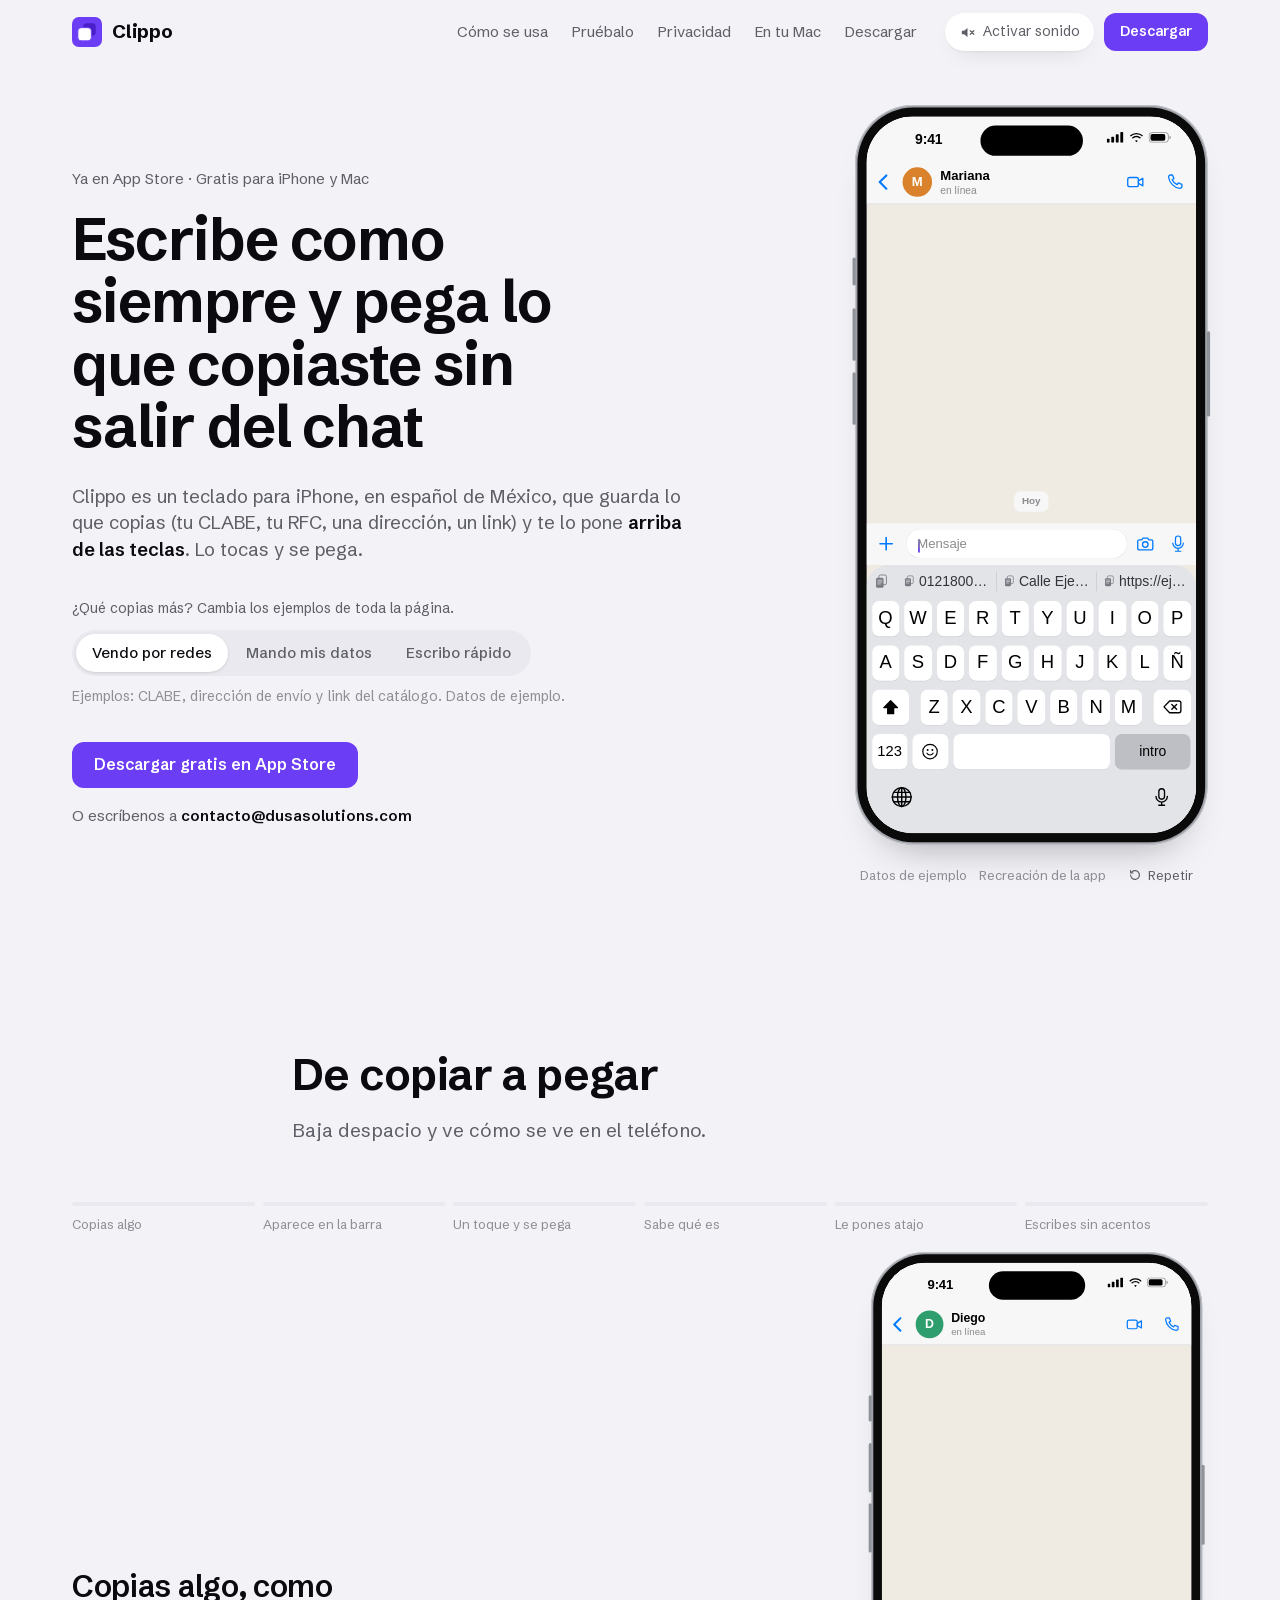
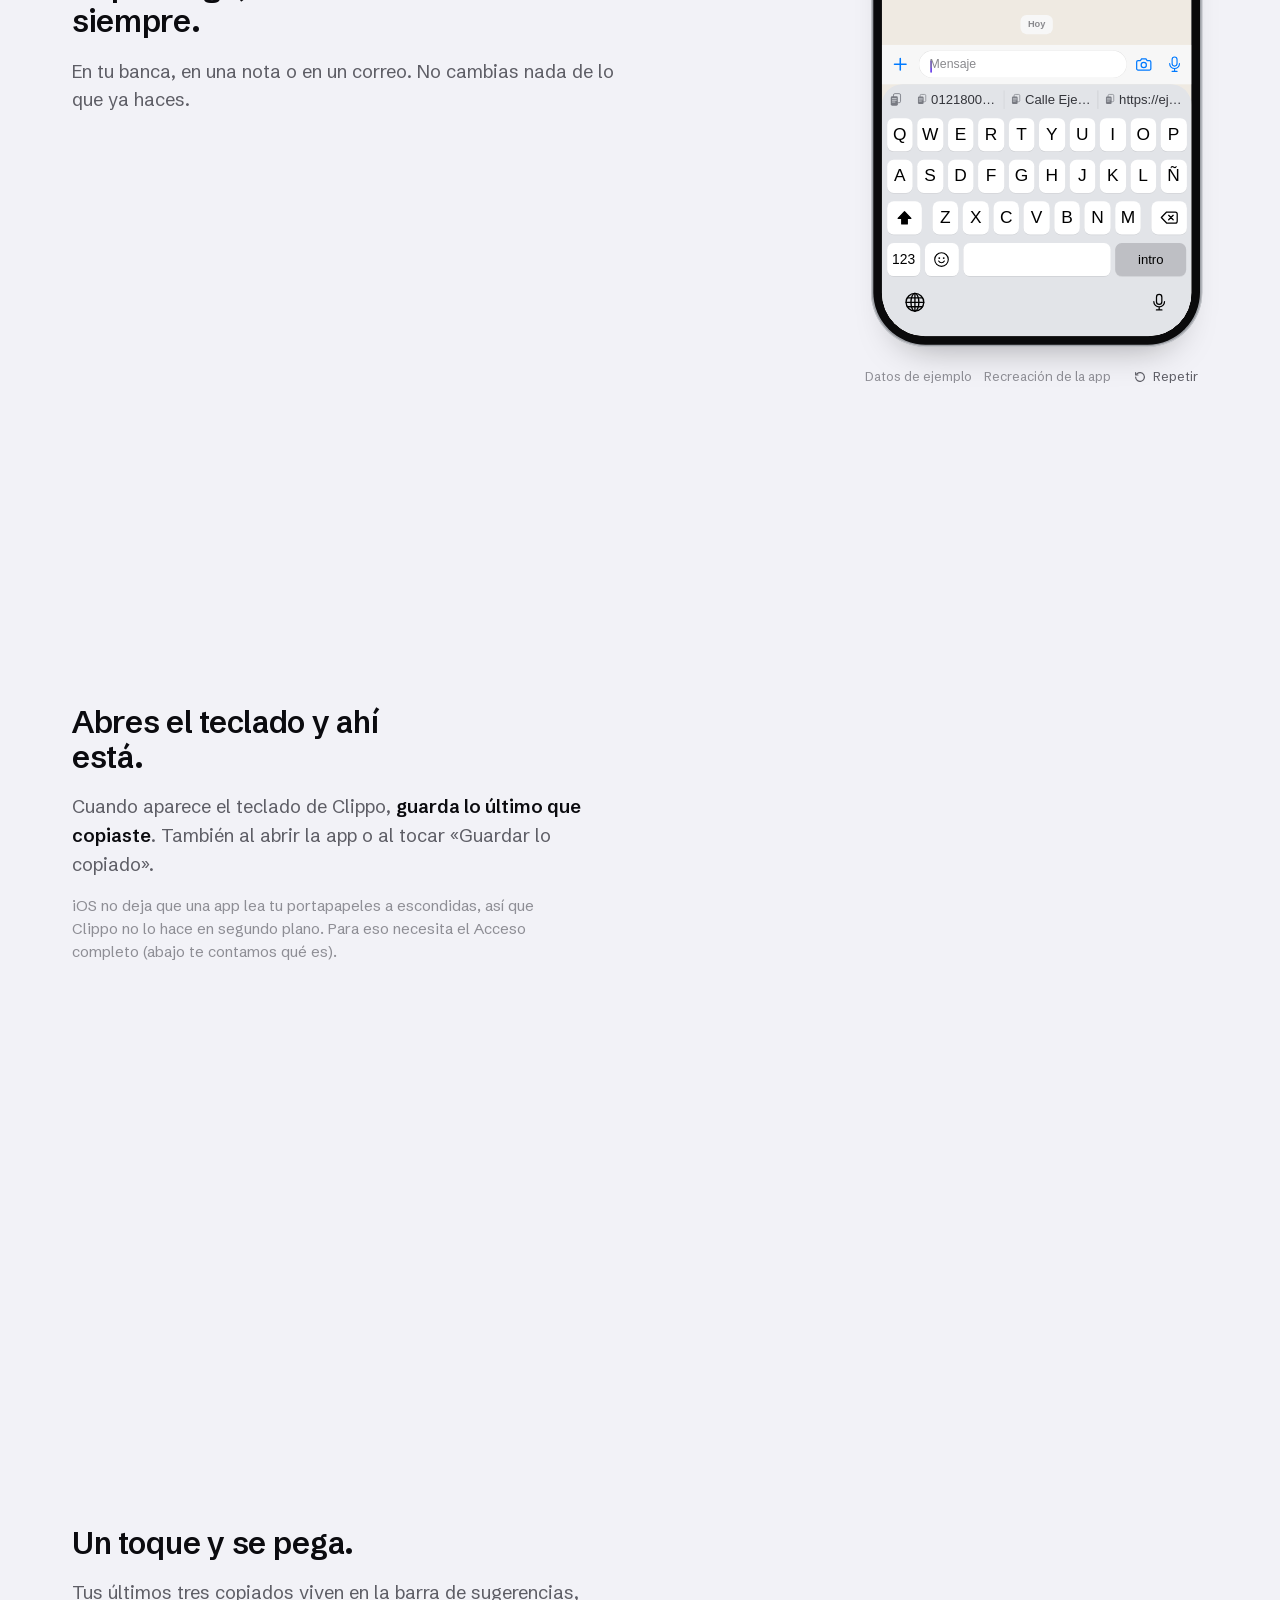
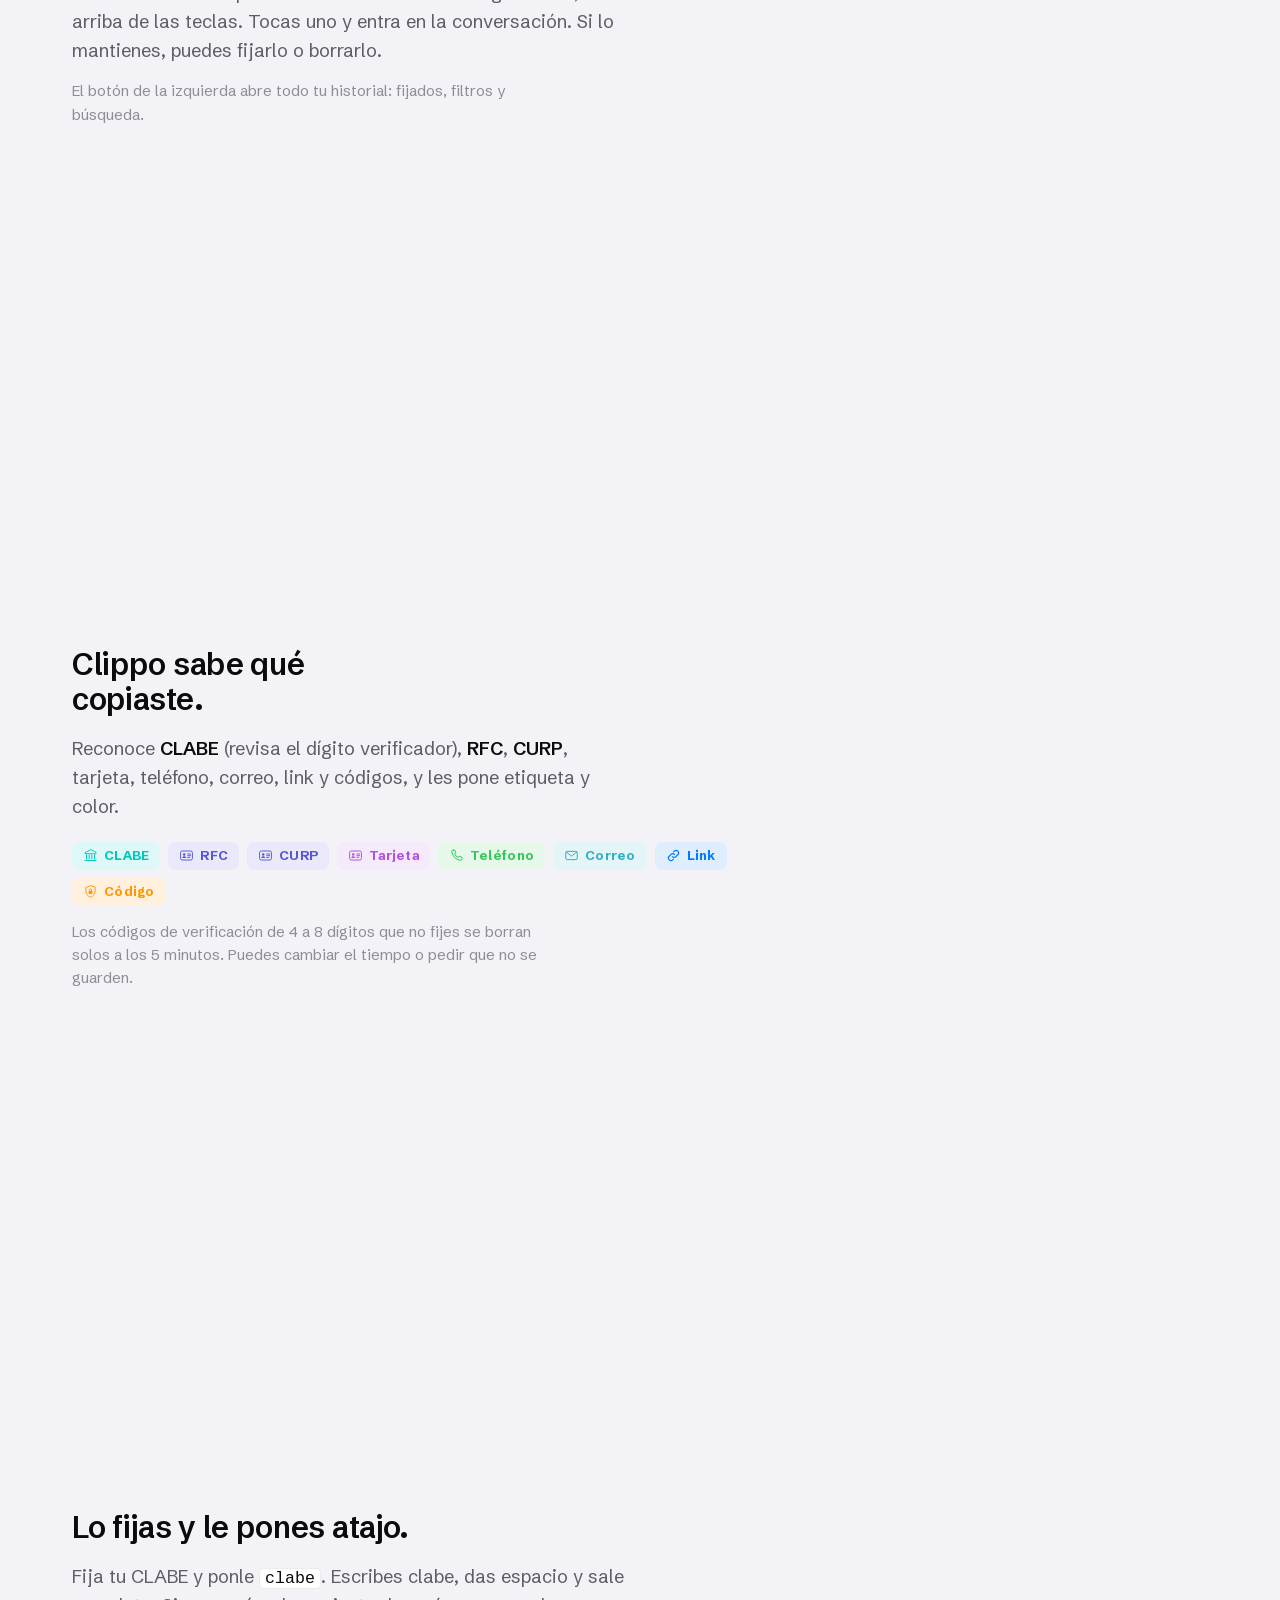
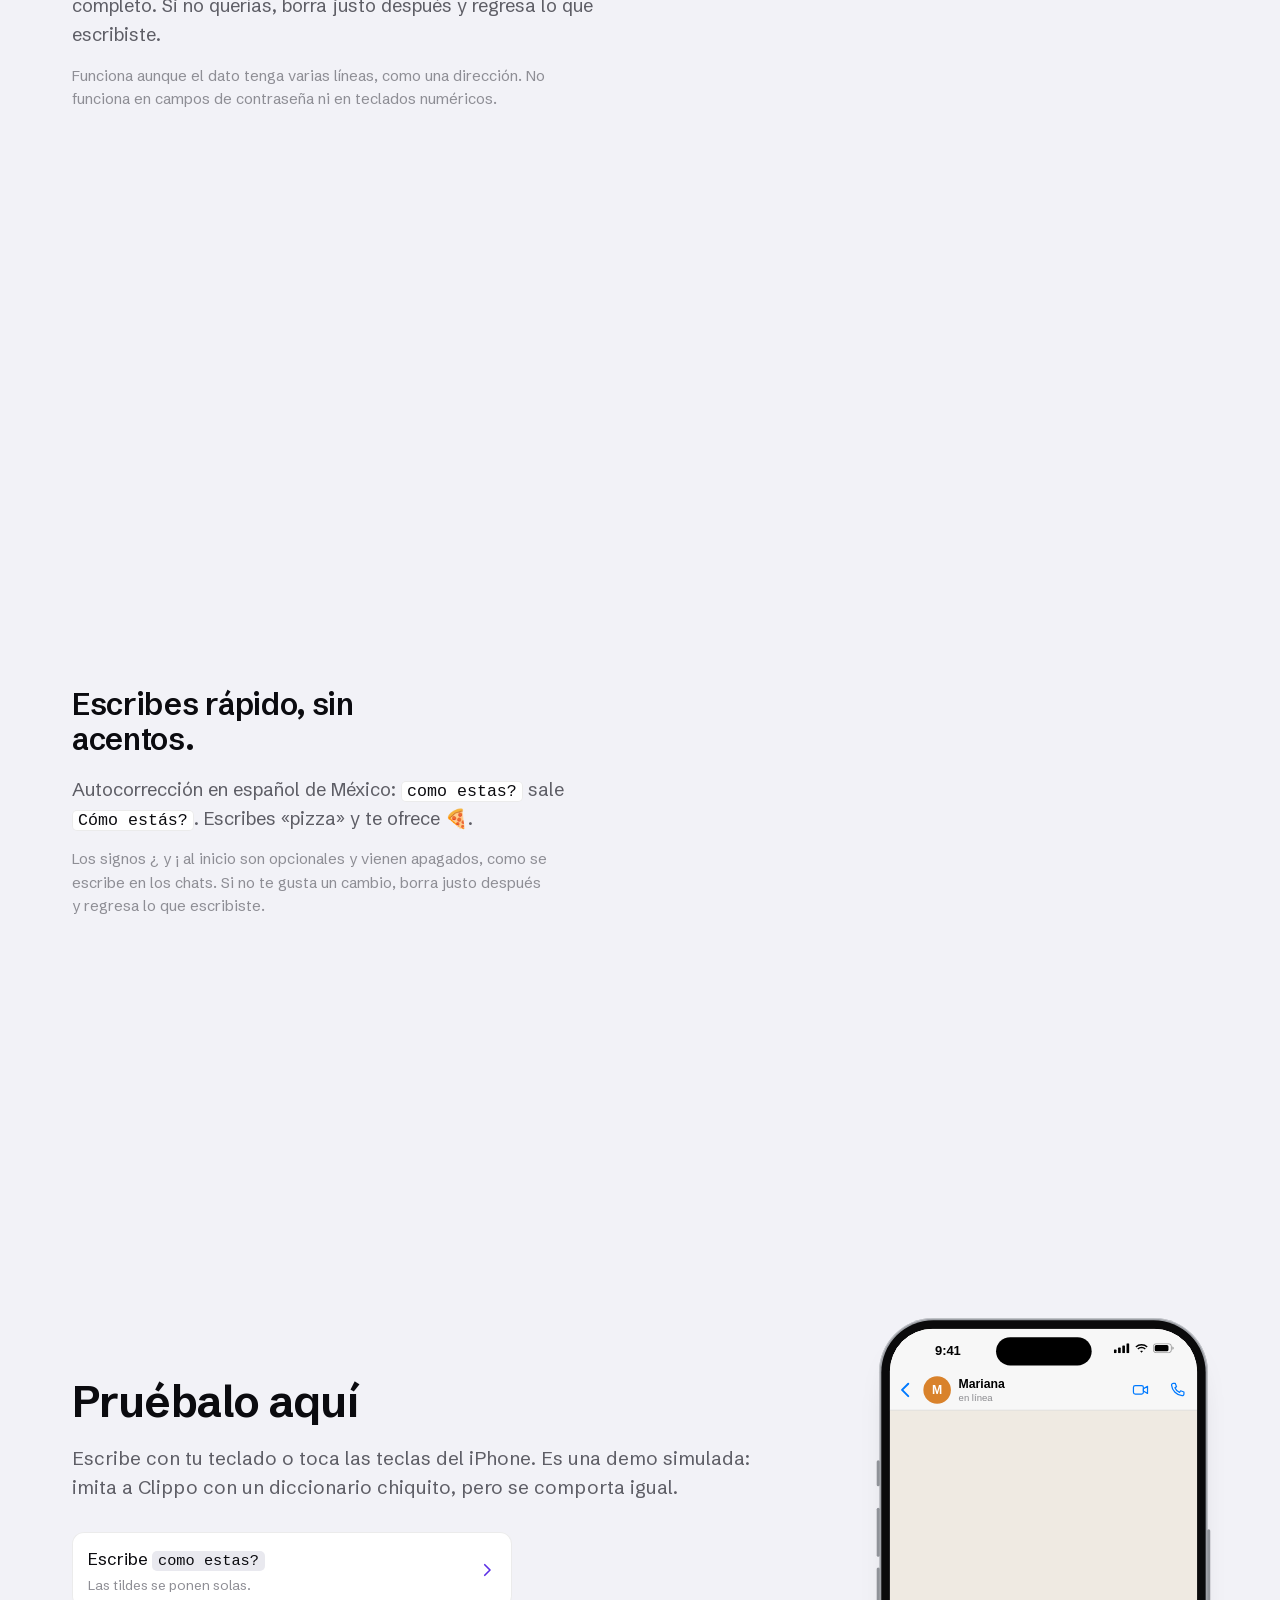
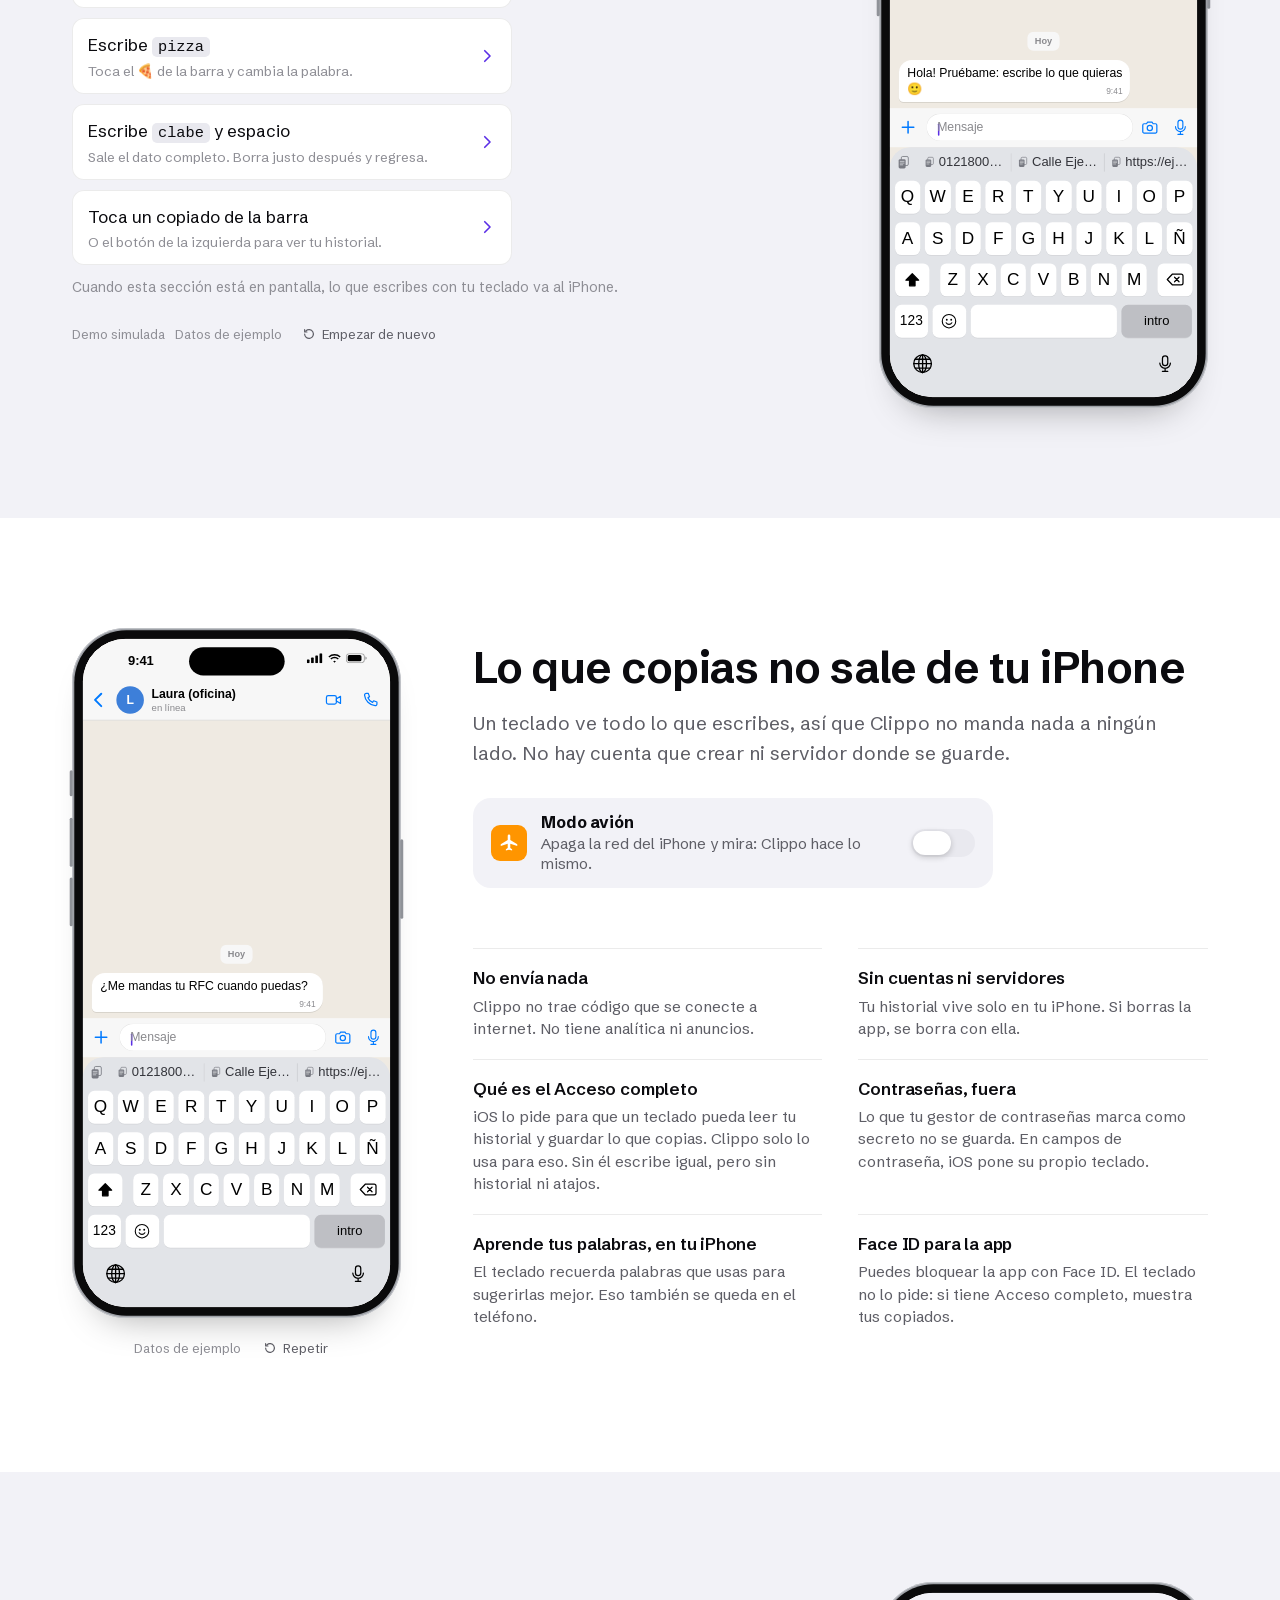
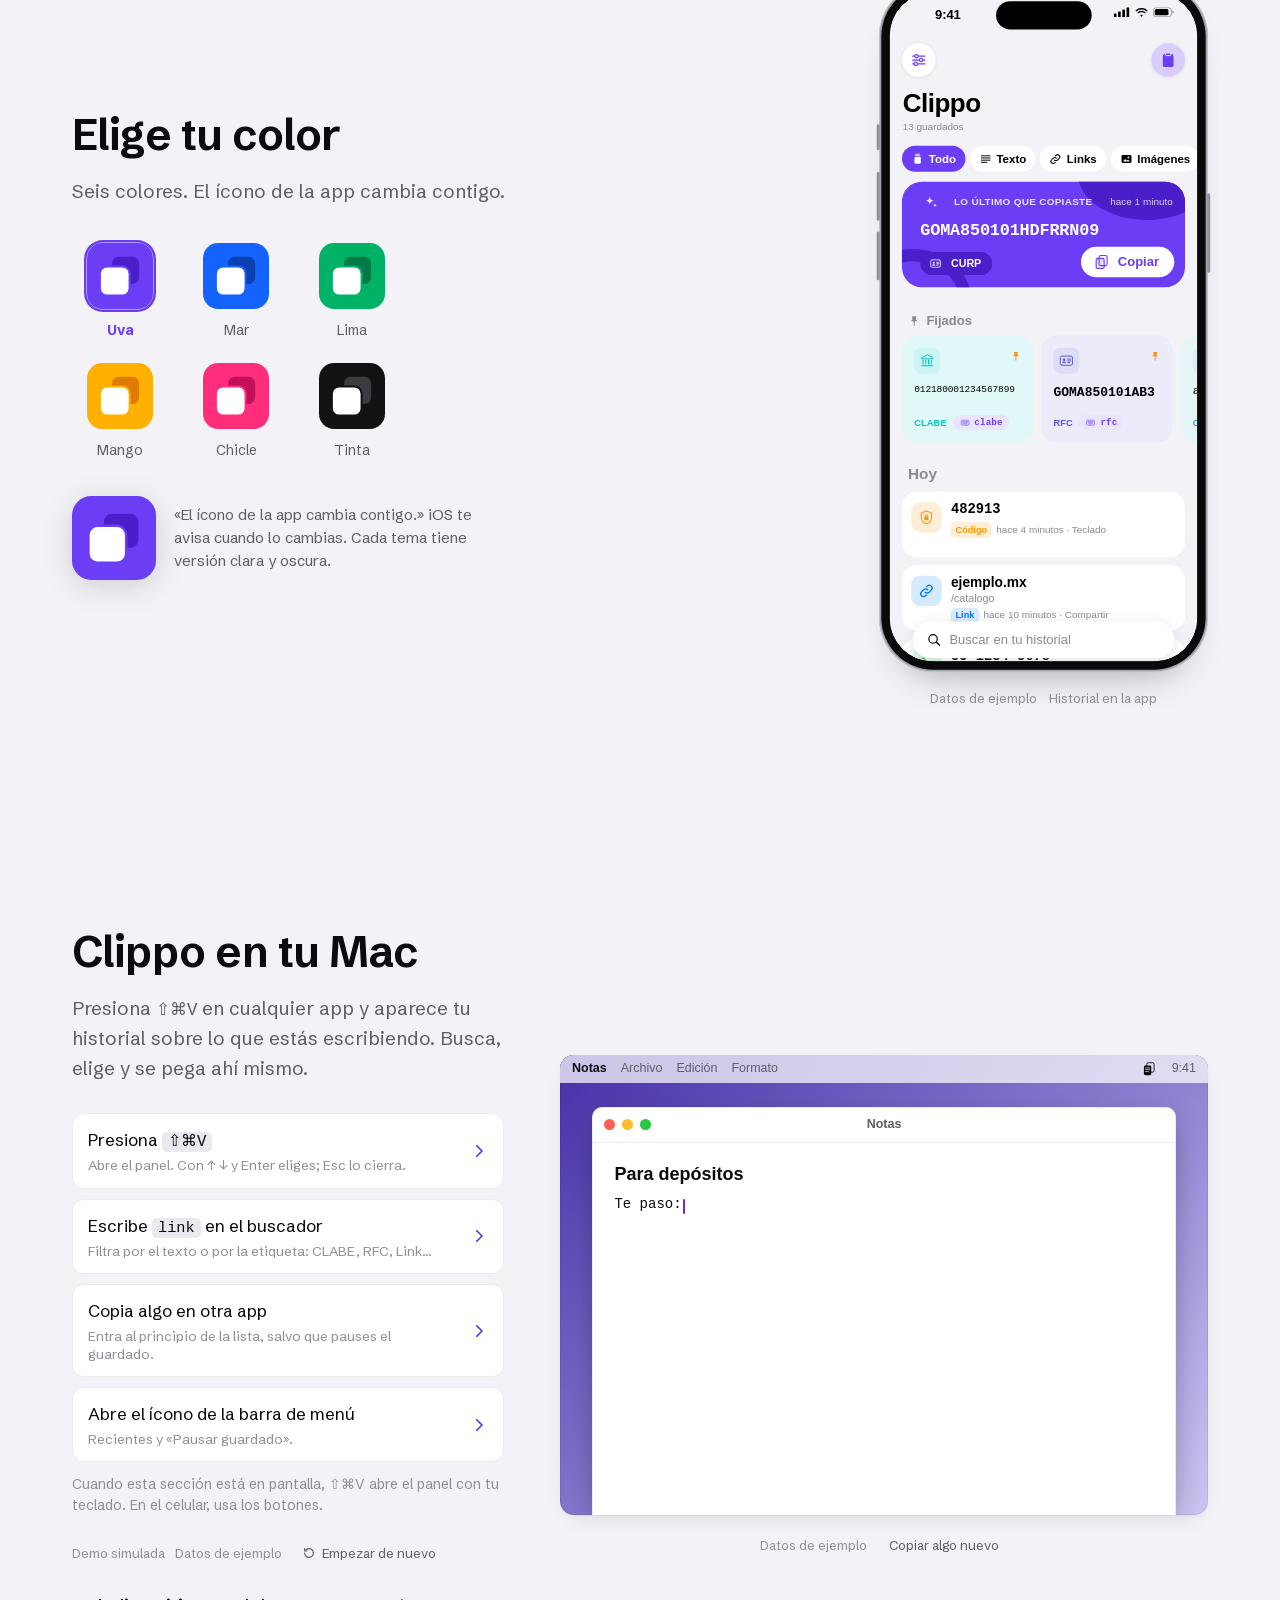
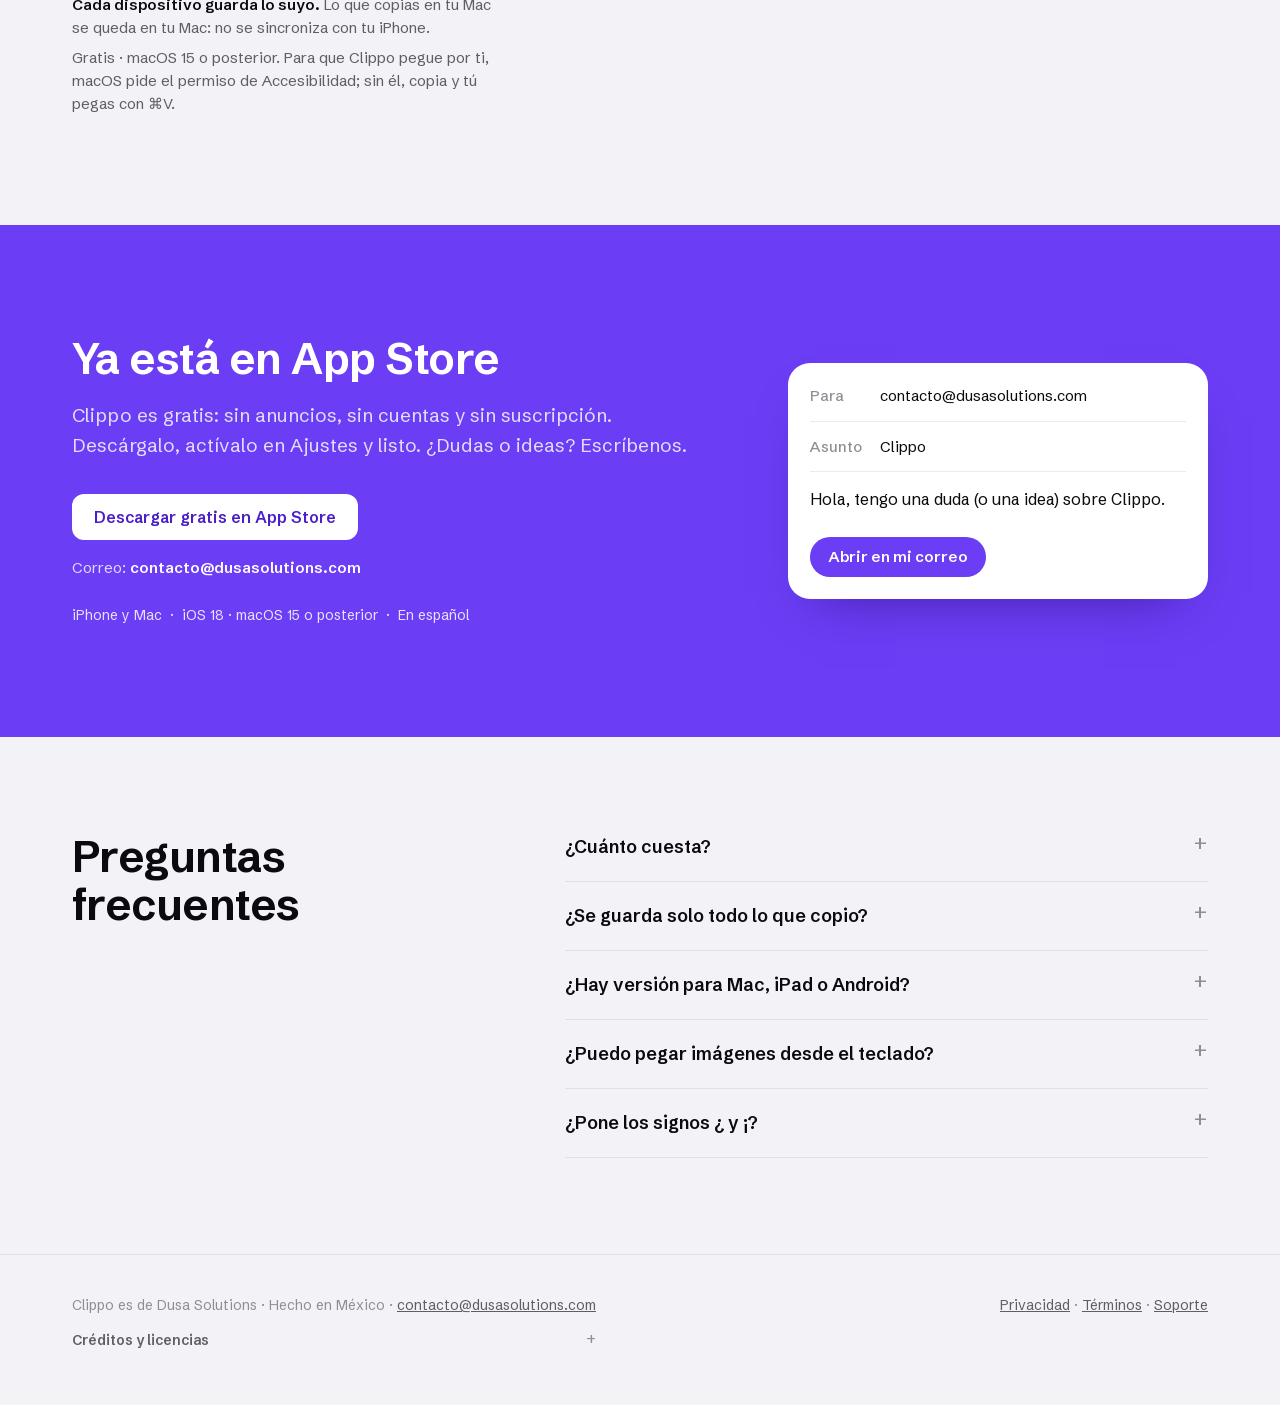
<file: index.html>
<!doctype html>
<html lang="es-MX">
<head>
<meta charset="utf-8">
<meta name="viewport" content="width=device-width, initial-scale=1">
<title>Clippo · Teclado para iPhone con portapapeles</title>
<meta name="description" content="Clippo es un teclado para iPhone en español de México que guarda lo que copias y te lo pone arriba de las teclas. Todo se queda en tu iPhone. Gratis en App Store.">
<meta name="color-scheme" content="light dark">
<meta name="theme-color" content="#F2F2F7" media="(prefers-color-scheme: light)">
<meta name="theme-color" content="#0B0B0D" media="(prefers-color-scheme: dark)">
<meta name="author" content="Dusa Solutions">
<link rel="canonical" href="https://clippo.online/">
<link rel="manifest" href="manifest.json">
<link rel="apple-touch-icon" href="icons/apple-touch-icon.png">
<meta property="og:title" content="Clippo · Teclado para iPhone con portapapeles">
<meta property="og:description" content="Clippo es un teclado para iPhone en español de México que guarda lo que copias y te lo pone arriba de las teclas. Todo se queda en tu iPhone. Gratis en App Store.">
<meta property="og:type" content="website">
<meta property="og:locale" content="es_MX">
<meta property="og:site_name" content="Clippo">
<meta property="og:url" content="https://clippo.online/">
<meta property="og:image" content="https://clippo.online/og-image.png">
<meta property="og:image:width" content="1200">
<meta property="og:image:height" content="630">
<meta property="og:image:alt" content="Clippo: escribe como siempre, lo que copiaste a un toque. Logo de dos cuadros redondeados sobre fondo gris claro.">
<meta name="twitter:card" content="summary_large_image">
<meta name="twitter:title" content="Clippo · Teclado para iPhone con portapapeles">
<meta name="twitter:description" content="Clippo es un teclado para iPhone en español de México que guarda lo que copias y te lo pone arriba de las teclas. Todo se queda en tu iPhone. Gratis en App Store.">
<meta name="twitter:image" content="https://clippo.online/og-image.png">
<script type="application/ld+json">{"@context": "https://schema.org", "@type": "MobileApplication", "name": "Clippo", "description": "Teclado para iPhone en español de México que guarda lo que copias y te lo pone arriba de las teclas.", "operatingSystem": "iOS, macOS", "applicationCategory": "UtilitiesApplication", "inLanguage": "es-MX", "url": "https://clippo.online/", "image": "https://clippo.online/og-image.png", "publisher": {"@type": "Organization", "name": "Dusa Solutions"}}</script>
<script type="application/ld+json">{"@context": "https://schema.org", "@type": "FAQPage", "inLanguage": "es-MX", "mainEntity": [{"@type": "Question", "name": "¿Cuánto cuesta?", "acceptedAnswer": {"@type": "Answer", "text": "Es gratis, sin anuncios ni suscripción."}}, {"@type": "Question", "name": "¿Se guarda solo todo lo que copio?", "acceptedAnswer": {"@type": "Answer", "text": "Se guarda cuando abres el teclado de Clippo o la app, o cuando tocas «Guardar lo copiado». iOS no deja leer el portapapeles en segundo plano, y puede mostrarte su aviso de «pegar desde otras apps»."}}, {"@type": "Question", "name": "¿Hay versión para Mac, iPad o Android?", "acceptedAnswer": {"@type": "Answer", "text": "Sí hay para Mac (macOS 15 o posterior), también gratis: abres tu historial con ⇧⌘V. Cada dispositivo guarda lo suyo, no se sincronizan. Para iPad y Android todavía no hay."}}, {"@type": "Question", "name": "¿Puedo pegar imágenes desde el teclado?", "acceptedAnswer": {"@type": "Answer", "text": "Las imágenes se guardan en tu historial, pero un teclado no puede insertarlas: al tocarlas se copian y las pegas manteniendo el dedo en el campo."}}, {"@type": "Question", "name": "¿Pone los signos ¿ y ¡?", "acceptedAnswer": {"@type": "Answer", "text": "Solo si lo activas. Vienen apagados, como se escribe en los chats. Las tildes sí se ponen solas."}}]}</script>
<link rel="icon" href="data:image/svg+xml,%3Csvg xmlns='http://www.w3.org/2000/svg' viewBox='0 0 100 100'%3E%3Crect width='100' height='100' rx='23' fill='%236B3DF5'/%3E%3Crect x='38' y='21' width='41' height='41' rx='10' fill='%234A1FC9'/%3E%3Crect x='19' y='35' width='46' height='45' rx='11' fill='%23fff' stroke='%236B3DF5' stroke-width='3'/%3E%3C/svg%3E">
<style>
@font-face{font-family:"Schibsted Grotesk";src:url(fonts/schibsted-grotesk.woff2) format("woff2");font-weight:400 800;font-style:normal;font-display:swap}
:root{
  --bg:#F2F2F7; --surface:#FFFFFF; --surface2:#E9E9EF; --ink:#0B0B0F; --ink2:#5E5E66; --ink3:#8E8E95;
  --line:rgba(0,0,0,.08); --acc:#6B3DF5; --acc-ink:#5A2EE6; --deep:#4A1FC9; --onacc:#fff;
  --shadow:0 1px 2px rgba(0,0,0,.05),0 8px 24px -12px rgba(0,0,0,.18);
  --font:-apple-system,BlinkMacSystemFont,"SF Pro Text","SF Pro Display","Helvetica Neue","Segoe UI",Roboto,Arial,sans-serif;
  --page:"Schibsted Grotesk",-apple-system,"Helvetica Neue",Arial,sans-serif;
  --mono:ui-monospace,"SF Mono",SFMono-Regular,Menlo,Consolas,monospace;
  /* teléfono */
  --p-bg:#F2F2F7; --p-card:#FFFFFF; --p-ink:#000; --p-ink2:#8A8A8E; --p-fill:#EEEEF2; --p-sep:rgba(60,60,67,.18);
  --kb-bg:#E2E4E8; --kb-key:#FFFFFF; --kb-press:#B0B3BA; --kb-ret:#BEBFC4; --kb-bal:#FFFFFF; --kb-sep:rgba(0,0,0,.10);
  --kb-sug:#33343A; --kb-dim:#787A82; --kb-ink:#000; --kb-shadow:0 1px 0 rgba(0,0,0,.07); --kb-fill:#D3D5DB; --kb-card:#FFFFFF;
  --c-bg:#EFEAE2; --c-head:#F7F7F7; --c-in:#FFFFFF; --c-out:#DCF7C5; --c-field:#FFFFFF; --c-line:rgba(0,0,0,.12);
  --sys-blue:#007AFF; --sys-teal:#30B0C7; --sys-green:#34C759; --sys-mint:#00C7BE; --sys-purple:#AF52DE; --sys-indigo:#5856D6; --sys-orange:#FF9500; --sys-red:#FF3B30;
}
@media (prefers-color-scheme: dark){
  :root:not([data-theme="light"]){
    --bg:#0B0B0D; --surface:#1C1C1E; --surface2:#2C2C2E; --ink:#F5F5F7; --ink2:#A1A1A8; --ink3:#7C7C83;
    --line:rgba(255,255,255,.10); --acc:#8F6BFF; --acc-ink:#A88CFF; --deep:#4A1FC9;
    --shadow:0 1px 2px rgba(0,0,0,.4),0 8px 24px -12px rgba(0,0,0,.6);
    --p-bg:#000; --p-card:#1C1C1E; --p-ink:#fff; --p-ink2:#8D8D93; --p-fill:#2C2C2E; --p-sep:rgba(84,84,88,.6);
    --kb-bg:#1B1B1D; --kb-key:#3D3D3D; --kb-press:#6B6B6B; --kb-ret:#666666; --kb-bal:#666666; --kb-sep:rgba(255,255,255,.12);
    --kb-sug:#EDEDED; --kb-dim:#9E9E9E; --kb-ink:#fff; --kb-shadow:none; --kb-fill:#2E2E31; --kb-card:#2C2C2E;
    --c-bg:#0B141A; --c-head:#161718; --c-in:#202C33; --c-out:#144D37; --c-field:#2A2B2D; --c-line:rgba(255,255,255,.10);
    --sys-blue:#0A84FF; --sys-teal:#40C8E0; --sys-green:#30D158; --sys-mint:#63E6E2; --sys-purple:#BF5AF2; --sys-indigo:#5E5CE6; --sys-orange:#FF9F0A; --sys-red:#FF453A;
  }
}
*{box-sizing:border-box;margin:0;padding:0}
html{-webkit-text-size-adjust:100%;scroll-padding-top:80px}
body{background:var(--bg);color:var(--ink);font-family:var(--page);font-size:17px;line-height:1.55;-webkit-font-smoothing:antialiased;overflow-x:clip}
a{color:inherit}
button{font:inherit;color:inherit;background:none;border:0;cursor:pointer}
svg{display:block}
.wrap{max-width:1200px;margin:0 auto;padding:0 32px}
.mono{font-family:var(--mono)}
.sr{position:absolute;width:1px;height:1px;overflow:hidden;clip:rect(0 0 0 0)}
:focus-visible{outline:2px solid var(--acc);outline-offset:3px;border-radius:8px}

/* ---------- navegación ---------- */
.nav{position:sticky;top:0;z-index:50;background:var(--bg);border-bottom:1px solid transparent;transition:border-color .2s}
.nav.scrolled{border-bottom-color:var(--line)}
.nav .wrap{display:flex;align-items:center;gap:28px;height:64px}
.brand{display:flex;align-items:center;gap:10px;font-weight:700;font-size:19px;letter-spacing:-.01em;text-decoration:none}
.brand svg{width:30px;height:30px}
.nav-links{display:flex;gap:24px;margin-left:auto;font-size:15px;color:var(--ink2)}
.nav-links a{text-decoration:none}.nav-links a:hover{color:var(--ink)}
.nav-act{display:flex;align-items:center;gap:10px}
.btn{display:inline-flex;align-items:center;justify-content:center;gap:8px;height:46px;padding:0 22px;border-radius:12px;font-weight:600;font-size:16px;text-decoration:none;white-space:nowrap;transition:transform .15s}
.btn:active{transform:scale(.97)}
.btn-acc{background:#6B3DF5;color:#fff}
.btn-ghost{background:var(--surface);color:var(--ink);box-shadow:inset 0 0 0 1px var(--line)}
.btn-soon{background:transparent;color:var(--ink2);box-shadow:inset 0 0 0 1.5px var(--line);cursor:default}
.btn-sm{height:38px;padding:0 16px;font-size:14px}
.snd{display:inline-flex;align-items:center;gap:7px;height:38px;padding:0 14px;border-radius:999px;font-size:14px;color:var(--ink2);background:var(--surface);box-shadow:var(--shadow)}
.snd svg{width:17px;height:17px}
.snd[aria-pressed="true"]{color:var(--acc-ink)}

/* ---------- portada ---------- */
.hero{padding:40px 0 72px}
.hero-grid{display:grid;grid-template-columns:minmax(0,1fr) auto;gap:56px;align-items:center}
h1{font-size:clamp(38px,4.6vw,64px);line-height:1.06;letter-spacing:-.018em;font-weight:650;max-width:15ch}

.lead{font-size:clamp(18px,1.45vw,21px);color:var(--ink2);max-width:34em;margin-top:26px;line-height:1.45}
.lead b{color:var(--ink);font-weight:600}
.prof{margin-top:34px}
.prof-l{font-size:14px;color:var(--ink2);margin-bottom:10px}
.seg{display:inline-flex;background:var(--surface2);border-radius:999px;padding:4px;gap:2px;flex-wrap:wrap}
.seg button{height:38px;padding:0 16px;border-radius:999px;font-size:15px;font-weight:500;color:var(--ink2);transition:background .2s,color .2s}
.seg button[aria-pressed="true"]{background:var(--surface);color:var(--ink);box-shadow:0 1px 3px rgba(0,0,0,.12)}
.prof-d{font-size:14px;color:var(--ink3);margin-top:10px;min-height:21px}
.ctas{display:flex;flex-wrap:wrap;gap:12px;margin-top:34px;align-items:center}
.mail{font-size:15px;color:var(--ink2);margin-top:16px}
.mail span{color:var(--ink);font-weight:600;user-select:all}
.status{font-size:15px;color:var(--ink2);margin-bottom:18px}
.dev{display:flex;flex-direction:column;align-items:center}
.dev-cap{display:flex;align-items:center;gap:12px;margin-top:16px;font-size:13px;color:var(--ink3)}
.tag{font-size:13px;color:var(--ink3)}
.rep{display:inline-flex;align-items:center;gap:6px;font-size:13px;color:var(--ink2);height:28px;padding:0 10px;border-radius:999px}
.rep:hover{background:var(--surface2)}
.rep svg{width:14px;height:14px}

/* ---------- teléfono ---------- */
.pw{position:relative;width:calc(430px * var(--s,.8));height:calc(902px * var(--s,.8));flex:none}
.ph{font-family:var(--font);letter-spacing:normal;position:absolute;left:0;top:0;width:430px;height:902px;transform:scale(var(--s,.8));transform-origin:0 0;border-radius:71px;background:#9EA1A7;box-shadow:inset 0 0 0 1px #C9CBD0,0 30px 50px -34px rgba(0,0,0,.38)}
.ph::before{content:"";position:absolute;inset:3px;border-radius:68px;background:#0A0A0B}
.ph .hb{position:absolute;width:4px;background:#8F9298;border-radius:2px}
.ph .hb.l1{left:-3px;top:186px;height:34px}.ph .hb.l2{left:-3px;top:248px;height:64px}.ph .hb.l3{left:-3px;top:326px;height:64px}.ph .hb.r1{right:-3px;top:276px;height:104px}
.scr{position:absolute;left:14px;top:14px;width:402px;height:874px;border-radius:56px;overflow:hidden;clip-path:inset(0 round 56px);background:var(--p-bg);isolation:isolate}
.island{position:absolute;left:50%;top:11px;width:125px;height:37px;margin-left:-62.5px;border-radius:20px;background:#000;z-index:30}
.scene{position:absolute;inset:0;overflow:hidden}
.tl-stick .scene{opacity:0;visibility:hidden;transition:opacity .35s,visibility 0s .35s}
.tl-stick .scene.on{opacity:1;visibility:visible;transition:opacity .35s}
.cam{position:absolute;left:0;top:0;width:402px;height:874px;transform-origin:0 0}
.screen{position:absolute;inset:0;transition:opacity .4s,transform .4s}
.screen.off{opacity:0;pointer-events:none}
.touch{position:absolute;width:44px;height:44px;margin:-22px 0 0 -22px;border-radius:50%;background:rgba(40,40,48,.22);box-shadow:inset 0 0 0 2px rgba(255,255,255,.55);z-index:40;pointer-events:none;opacity:0;transform:scale(.6);transition:opacity .18s,transform .18s}
.touch.on{opacity:1;transform:scale(1)}
.rm .touch{display:none}

/* status bar */
.sb{position:relative;height:54px;flex:none;color:var(--p-ink);font-family:var(--font)}
.sb .tm{position:absolute;left:36px;top:16px;width:80px;text-align:center;font-size:17px;font-weight:600;letter-spacing:-.01em}
.sb .ic{position:absolute;right:30px;top:19px;display:flex;gap:6px;align-items:center}
.sb .ic svg{height:13px;width:auto}
.sb .net{display:flex;gap:6px;align-items:center}.sb .air{display:none}.air-on .sb .air{display:block}.air-on .sb .net{display:none}

/* ---------- chat ---------- */
.chat{position:absolute;inset:0;display:flex;flex-direction:column;background:var(--c-bg);font-family:var(--font);color:var(--p-ink)}
.ch-top{background:var(--c-head);border-bottom:.5px solid var(--c-line);flex:none}
.ch-head{height:52px;display:flex;align-items:center;gap:10px;padding:0 14px 0 8px}
.ch-head .bk{color:var(--sys-blue);width:26px;height:26px}
.av{width:36px;height:36px;border-radius:50%;display:grid;place-items:center;color:#fff;font-weight:600;font-size:16px;flex:none}
.ch-who{flex:1;min-width:0}
.ch-who b{display:block;font-size:16px;font-weight:600;line-height:20px}
.ch-who span{display:block;font-size:12.5px;color:var(--p-ink2);line-height:16px}
.ch-head .hi{width:24px;height:24px;color:var(--sys-blue);margin-left:14px}
.ch-msgs{flex:1;min-height:0;overflow:hidden;display:flex;flex-direction:column;justify-content:flex-end;padding:8px 12px 8px}
.ch-day{align-self:center;font-size:12px;font-weight:600;color:var(--p-ink2);background:var(--c-head);padding:3px 10px;border-radius:8px;margin-bottom:6px}
.msg{max-width:80%;padding:6px 10px 7px 11px;border-radius:17px;font-size:16px;line-height:21px;margin-top:6px;box-shadow:0 1px .5px rgba(0,0,0,.13);word-wrap:break-word;overflow-wrap:anywhere;animation:pop .32s cubic-bezier(.2,.9,.3,1.2) both}
.msg.in{align-self:flex-start;background:var(--c-in);border-bottom-left-radius:6px}
.msg.out{align-self:flex-end;background:var(--c-out);border-bottom-right-radius:6px}
.msg .mt{float:right;font-size:11px;color:var(--p-ink2);margin:7px 0 -4px 10px;display:inline-flex;align-items:center;gap:3px;line-height:14px}
.msg .mt svg{width:15px;height:11px;color:var(--sys-blue)}
.msg .mt .clk{width:11px;height:11px;color:var(--p-ink2)}
.rm .msg{animation:none}
@keyframes pop{from{opacity:0;transform:translateY(8px) scale(.96)}to{opacity:1;transform:none}}
.ch-in{flex:none;display:flex;align-items:flex-end;gap:10px;padding:7px 10px 8px;background:var(--c-head);position:relative;z-index:2}
.ch-in .pl{width:28px;height:36px;color:var(--sys-blue);flex:none;display:grid;place-items:center}
.ch-in .pl svg{width:24px;height:24px}
.field{flex:1;min-height:36px;border-radius:18px;background:var(--c-field);box-shadow:inset 0 0 0 .5px var(--c-line);padding:7px 14px;font-size:16px;line-height:22px;position:relative;white-space:pre-wrap;overflow-wrap:anywhere;max-height:118px;overflow:hidden;display:flex;flex-direction:column;justify-content:flex-end}
.field .ph-t{color:var(--p-ink2);position:absolute;left:14px;top:7px}
.field .tx{display:inline}
.caret{display:inline-block;width:2px;height:20px;margin:0 0 -4px 1px;background:var(--sys-blue);border-radius:1px;animation:blink 1.05s steps(1) infinite}
.rm .caret{animation:none}
@keyframes blink{50%{opacity:0}}
.ch-in .ri{display:flex;gap:16px;color:var(--sys-blue);height:36px;align-items:center;flex:none}
.ch-in .ri svg{width:24px;height:24px}
.send{width:34px;height:34px;border-radius:50%;background:var(--sys-blue);color:#fff;display:none;place-items:center;flex:none;margin-bottom:1px;transition:transform .12s}
.send svg{width:18px;height:18px}
.send.down{transform:scale(.86)}
.has-text .send{display:grid}.has-text .ri{display:none}
.ch-space{flex:none;height:34px;transition:height .38s cubic-bezier(.2,.8,.2,1)}
.kbon .ch-space{height:327px}
.home{position:absolute;left:50%;bottom:8px;width:140px;height:5px;margin-left:-70px;border-radius:3px;background:var(--p-ink);z-index:20;transition:opacity .2s}
.kbon .home{opacity:0}
.rm .ch-space,.rm .kb{transition:none!important}

/* ---------- teclado ---------- */
.kb{position:absolute;left:0;right:0;bottom:0;height:327px;background:var(--kb-bg);border-radius:27px 27px 0 0;transform:translateY(102%);transition:transform .38s cubic-bezier(.2,.8,.2,1);z-index:10;font-family:var(--font);user-select:none;-webkit-user-select:none;touch-action:manipulation}
.kbon .kb{transform:none}
.bar{position:absolute;left:0;right:0;top:-4.7px;height:49px}
.bclip{position:absolute;left:0;top:0;width:36px;height:49px;display:grid;place-items:center;color:var(--kb-dim)}
.bclip svg{width:20px;height:22px}
.cell{position:absolute;top:0;height:49px;width:122px;display:flex;align-items:center;justify-content:center;font-size:17px;color:var(--kb-sug);padding:0 8px;cursor:default}
.cell .hl{position:absolute;inset:6px 4px;border-radius:8px;background:var(--p-ink);opacity:0;transition:opacity .1s}
.cell.on .hl{opacity:.08}
.cell svg{width:16px;height:17px;color:var(--kb-dim);flex:none;margin-right:4px;position:relative}
.cell span{position:relative;white-space:nowrap;overflow:hidden;text-overflow:ellipsis;min-width:0}
.cell.new span,.cell.new svg{animation:slidein .5s cubic-bezier(.2,.8,.2,1) both}
@keyframes slidein{from{opacity:0;transform:translateX(-14px)}to{opacity:1;transform:none}}
.bar .sp{position:absolute;top:12.3px;width:.67px;height:24.4px;background:var(--kb-sep)}
.k{position:absolute;border-radius:8.5px;background:var(--kb-key);color:var(--kb-ink);display:grid;place-items:center;font-size:22.5px;line-height:1;box-shadow:var(--kb-shadow);cursor:default}
.k.fn{font-size:18px}
.k.sm{font-size:15px}
.k.ret{background:var(--kb-ret);font-size:17px}
.k.down{background:var(--kb-press)}
.k svg{width:23px;height:23px}
.k.del svg{width:26px;height:26px}
.kb-low{position:absolute;left:0;right:0;top:268px;height:32px}
.kb-low svg{position:absolute;color:var(--kb-ink);width:30px;height:30px;top:0}
.kb-low .gl{left:28px}.kb-low .mc{right:29px;width:26px}
.bal{position:absolute;left:0;top:0;width:402px;height:327px;overflow:visible;pointer-events:none;z-index:5;display:none;filter:drop-shadow(0 1.5px 4px rgba(0,0,0,.28))}
.bal path{fill:var(--kb-bal)}
.bal-t{position:absolute;z-index:6;font-size:40px;line-height:1;display:none;align-items:center;justify-content:center;color:var(--kb-ink);pointer-events:none}
.kb.panel .bar,.kb.panel .keys{visibility:hidden}

/* panel de portapapeles */
.cp,.ep{position:absolute;left:0;right:0;top:0;height:268px;display:none}
.kb.cp-on .cp{display:block}.kb.ep-on .ep{display:block}
.cp-f{position:absolute;left:8px;right:0;top:15px;height:38px;display:flex;gap:6px;align-items:center}
.cp-f .sr0{width:38px;height:38px;border-radius:50%;background:var(--kb-fill);display:grid;place-items:center;color:var(--kb-dim);flex:none}
.cp-f .sr0 svg{width:21px;height:21px}
.cp-f .ch{height:34px;padding:0 13px;border-radius:17px;background:var(--kb-fill);font-size:15px;font-weight:500;display:grid;place-items:center;flex:none;color:var(--kb-ink)}
.cp-f .ch.sel{background:color-mix(in srgb,var(--acc) 22%,var(--kb-bg));color:var(--acc-ink)}
.cp-f .chs{display:flex;gap:6px;overflow:hidden;width:262px;flex:none}
.cp-f .bt{width:28px;height:28px;color:var(--sys-blue);flex:none}
.cp-cap{position:absolute;left:19px;top:63px;font-size:13px;font-weight:600;color:var(--kb-dim);letter-spacing:.02em}
.cp-list{position:absolute;left:8px;right:8px;top:85px;height:144px;overflow:hidden}
.cp-card{height:58px;border-radius:12px;background:var(--kb-card);margin-bottom:8px;position:relative;cursor:default}
.cp-card .ci{position:absolute;left:12px;top:10px;width:38px;height:38px;border-radius:8px;background:var(--p-fill);display:grid;place-items:center;color:var(--kb-dim)}
.cp-card .ci svg{width:21px;height:21px}
.cp-card .ct{position:absolute;left:64px;right:34px;top:8px;font-size:15px;color:var(--kb-ink);white-space:nowrap;overflow:hidden;text-overflow:ellipsis}
.cp-card .ct.mono{font-size:14.5px}
.cp-card .cm{position:absolute;left:64px;top:33px;font-size:11.5px;color:var(--kb-dim);display:flex;align-items:center;gap:4px;white-space:nowrap}
.cp-card .cm b{font-size:10.5px;font-weight:600;background:var(--p-fill);border-radius:7px;padding:1px 6px}
.cp-card .pn{position:absolute;right:12px;top:9px;width:14px;height:16px;color:var(--kb-dim)}
.cp-card.on{background:var(--kb-press)}
.cp-low{position:absolute;left:0;right:0;top:232px;height:40px}
.cp-low .abc{position:absolute;left:11px;top:7px;font-size:18px;color:var(--kb-ink);cursor:default}
.cp-low .sv{position:absolute;left:183px;top:4px;height:32px;padding:0 14px 0 12px;border-radius:16px;background:var(--kb-card);display:flex;align-items:center;gap:8px;font-size:14px;color:var(--kb-ink)}
.cp-low .sv svg{width:18px;height:18px}
.cp-low .dl{position:absolute;right:11px;top:6px;width:27px;height:27px;color:var(--kb-ink)}
/* panel de emoji */
.ep-s{position:absolute;left:8px;right:8px;top:7px;height:38px;border-radius:11px;background:var(--kb-fill);display:flex;align-items:center;gap:6px;padding:0 10px;color:var(--kb-dim);font-size:17px}
.ep-s svg{width:20px;height:20px}
.ep-cap{position:absolute;left:14px;top:55px;font-size:13px;font-weight:600;color:var(--kb-dim);letter-spacing:.02em}
.ep-g{position:absolute;left:4px;right:0;top:74px;display:grid;grid-template-columns:repeat(9,43.6px);grid-auto-rows:42px;font-size:31px;line-height:42px;text-align:center}
.ep-g span{cursor:default;border-radius:8px}
.ep-g span.on{background:var(--kb-press)}
.ep-low{position:absolute;left:0;right:0;top:232px;height:40px;display:flex;align-items:center;padding:0 8px 0 9px;gap:0;color:var(--kb-dim)}
.ep-low .abc{font-size:18px;color:var(--kb-ink);width:46px}
.ep-low i{flex:1;display:grid;place-items:center;height:34px;border-radius:9px}
.ep-low i.sel{background:var(--kb-fill)}
.ep-low svg{width:22px;height:22px}
.ep-low .dl{color:var(--kb-ink);width:36px;flex:none}

/* ---------- notas (paso 1) ---------- */
.nt{position:absolute;inset:0;background:var(--p-card);color:var(--p-ink);font-family:var(--font)}
.nt-nav{height:52px;display:flex;align-items:center;padding:0 16px;gap:4px;color:var(--sys-blue);font-size:17px}
.nt-nav svg{width:24px;height:24px}
.nt-nav .r{margin-left:auto;display:flex;gap:18px}
.nt-body{padding:10px 22px}
.nt-body h4{font-size:28px;font-weight:700;letter-spacing:-.01em;margin-bottom:10px}
.nt-body p{font-size:17px;line-height:25px;color:var(--p-ink)}
.nt-body .d{font-size:17px;margin-top:2px;position:relative;display:inline-block}
.nt-body .gray{color:var(--p-ink2);font-size:15px;margin-top:18px}
.tsel{position:absolute;inset:-2px -2px;background:color-mix(in srgb,var(--sys-blue) 22%,transparent);border-radius:2px;opacity:0;transition:opacity .2s}
.tsel::before,.tsel::after{content:"";position:absolute;width:2px;height:28px;background:var(--sys-blue);top:-3px}
.tsel::before{left:-1px}.tsel::after{right:-1px}
.tsel i{position:absolute;width:9px;height:9px;border-radius:50%;background:var(--sys-blue)}
.tsel i:first-child{left:-4.5px;top:-10px}.tsel i:last-child{right:-4.5px;bottom:-11px}
.selon .tsel{opacity:1}
.emenu{position:absolute;left:28px;height:42px;border-radius:21px;background:var(--p-card);box-shadow:0 0 0 .5px var(--p-sep),0 10px 30px -6px rgba(0,0,0,.28);display:flex;align-items:center;font-size:15px;color:var(--p-ink);opacity:0;transform:scale(.9);transition:opacity .2s,transform .2s;z-index:5;overflow:hidden}
.emenu.on{opacity:1;transform:none}
.emenu span{padding:0 14px;height:42px;display:grid;place-items:center;border-left:.5px solid var(--p-sep)}
.emenu span:first-child{border-left:0}
.emenu span.on{background:var(--p-fill)}
.emenu svg{width:12px;height:12px}

/* ---------- historial (app) ---------- */
.hs{position:absolute;inset:0;background:var(--p-bg);color:var(--p-ink);font-family:var(--font);overflow:hidden}
.hs .cb{position:absolute;width:44px;height:44px;border-radius:50%;background:var(--p-card);display:grid;place-items:center;box-shadow:0 1px 6px rgba(0,0,0,.08);color:var(--acc)}
.hs .cb svg{width:24px;height:24px}
.hs .cb.pst{background:color-mix(in srgb,var(--acc) 26%,var(--p-card));color:var(--acc)}
.hs h5{position:absolute;left:17px;top:124px;font-size:34px;font-weight:700;letter-spacing:-.02em;line-height:41px}
.hs .cnt{position:absolute;left:17px;top:165px;font-size:13px;color:var(--p-ink2)}
.flt{position:absolute;left:16px;top:200px;display:flex;gap:6px;white-space:nowrap}
.flt span{height:34px;padding:0 12px;border-radius:17px;background:var(--p-card);display:flex;align-items:center;gap:6px;font-size:15px;font-weight:600}
.flt span.sel{background:var(--acc);color:var(--onacc)}
.flt svg{width:17px;height:17px}
.hero-c{position:absolute;left:16px;top:247px;width:370px;height:138px;border-radius:26px;background:var(--acc);color:var(--onacc);overflow:hidden}
.hero-c .b1{position:absolute;right:-40px;top:-70px;width:180px;height:120px;border-radius:50%;background:var(--deep)}
.hero-c .b2{position:absolute;left:-60px;bottom:-80px;width:150px;height:130px;border-radius:50%;border:16px solid var(--deep)}
.hero-c .lb{position:absolute;left:28px;top:16px;display:flex;align-items:center;gap:20px;font-size:13px;font-weight:700;letter-spacing:.03em;opacity:.85}
.hero-c .lb svg{width:20px;height:22px}
.hero-c .ag{position:absolute;right:16px;top:17px;font-size:13px;opacity:.8}
.hero-c .vl{position:absolute;left:24px;top:48px;font-family:var(--mono);font-weight:700;font-size:22px;letter-spacing:-.01em}
.hero-c .ty{position:absolute;left:24px;top:92px;height:30px;padding:0 14px 0 12px;border-radius:15px;background:var(--deep);display:flex;align-items:center;gap:12px;font-size:14px;font-weight:600}
.hero-c .ty svg{width:16px;height:18px}
.hero-c .cpy{position:absolute;right:14px;top:85px;height:40px;padding:0 20px 0 16px;border-radius:20px;background:var(--cpybg,#fff);color:var(--acc);display:flex;align-items:center;gap:10px;font-size:17px;font-weight:600}
.hero-c .cpy svg{width:22px;height:24px}
.sec-h{position:absolute;left:24px;font-size:17px;font-weight:600;color:var(--p-ink2);display:flex;align-items:center;gap:8px}
.sec-h svg{width:16px;height:18px}
.pins{position:absolute;left:16px;top:448px;display:flex;gap:10px}
.pin{width:172px;height:140px;border-radius:20px;background:color-mix(in srgb,var(--t) 12%,var(--p-card));position:relative;flex:none}
.pin .pi{position:absolute;left:16px;top:16px;width:34px;height:34px;border-radius:9px;background:color-mix(in srgb,var(--t) 20%,var(--p-card));color:var(--t);display:grid;place-items:center}
.pin .pi svg{width:20px;height:20px}
.pin .pp{position:absolute;right:16px;top:18px;width:14px;height:18px;color:var(--sys-orange)}
.pin .pv{position:absolute;left:16px;right:12px;top:62px;font-family:var(--mono);font-size:15px;font-weight:500;white-space:nowrap;overflow:hidden;text-overflow:clip}
.pin .pv.big{font-size:17px;font-weight:600}.pin .pv.long{font-size:12.4px;letter-spacing:-.01em}
.pin .pl{position:absolute;left:16px;bottom:16px;display:flex;align-items:center;gap:8px;font-size:12px;font-weight:700;color:var(--t);letter-spacing:.02em}
.pin .pl em{font-style:normal;font-family:var(--mono);font-weight:600;font-size:12px;color:var(--acc);background:color-mix(in srgb,var(--acc) 14%,var(--p-card));height:20px;border-radius:10px;padding:0 8px;display:flex;align-items:center;gap:5px}
.pin .pl em svg{width:15px;height:12px}
.lst{position:absolute;left:16px;top:652px;width:370px}
.it{height:86px;border-radius:20px;background:var(--p-card);margin-bottom:10px;position:relative;overflow:hidden;transition:height .45s ease,margin .45s ease,opacity .3s}
.it.gone{height:0;margin-bottom:0;opacity:0}
.it .ii{position:absolute;left:12px;top:14px;width:40px;height:40px;border-radius:12px;background:color-mix(in srgb,var(--t) 16%,var(--p-card));color:var(--t);display:grid;place-items:center}
.it .ii svg{width:22px;height:22px}
.it .iv{position:absolute;left:64px;top:12px;font-size:18px;font-weight:600;line-height:22px}
.it .iv.mono{font-family:var(--mono);font-weight:600}
.it .is{position:absolute;left:64px;top:34px;font-size:14px;color:var(--p-ink2)}
.it .im{position:absolute;left:64px;top:56px;font-size:13px;color:var(--p-ink2);display:flex;align-items:center;gap:6px;white-space:nowrap}
.it .im b{font-size:12px;font-weight:700;color:var(--t);background:color-mix(in srgb,var(--t) 15%,var(--p-card));border-radius:6px;padding:1px 6px}
.srch{position:absolute;left:30px;top:822px;width:342px;height:48px;border-radius:24px;background:var(--p-card);box-shadow:0 4px 18px rgba(0,0,0,.12);display:flex;align-items:center;gap:10px;padding:0 18px;font-size:17px;color:var(--p-ink2);z-index:3}
.srch svg{width:20px;height:20px;color:var(--p-ink)}
.hs .rv2{opacity:0;transform:translateY(10px);transition:opacity .45s,transform .45s}
.hs.show .rv2{opacity:1;transform:none}
.rm .hs .rv2{transition:none}

/* ---------- detalle ---------- */
.dt{position:absolute;inset:0;background:var(--p-bg);color:var(--p-ink);font-family:var(--font)}
.dt .cb{position:absolute;left:16px;top:66px;width:44px;height:44px;border-radius:50%;background:var(--p-card);display:grid;place-items:center;box-shadow:0 1px 6px rgba(0,0,0,.08)}
.dt .cb svg{width:22px;height:22px}
.dt .pill{position:absolute;right:16px;top:66px;height:44px;width:94px;border-radius:22px;background:var(--p-card);display:flex;align-items:center;justify-content:space-around;box-shadow:0 1px 6px rgba(0,0,0,.08);color:var(--acc)}
.dt .pill svg{width:22px;height:24px}
.dt .pill .pf{display:none}.dt.pinned .pill .pf{display:block}.dt.pinned .pill .po{display:none}
.dt .hi{position:absolute;left:16px;top:106px;width:54px;height:54px;border-radius:14px;background:color-mix(in srgb,var(--t) 18%,var(--p-card));color:var(--t);display:grid;place-items:center}
.dt .hi svg{width:30px;height:30px}
.dt .hn{position:absolute;left:84px;top:110px;font-size:22px;font-weight:700}
.dt .ha{position:absolute;left:84px;top:138px;font-size:15px;color:var(--p-ink2)}
.dt .vb{position:absolute;left:16px;top:180px;width:370px;height:62px;border-radius:20px;background:var(--p-card);box-shadow:inset 0 0 0 1.5px color-mix(in srgb,var(--t) 40%,transparent);display:flex;align-items:center;padding:0 20px;font-family:var(--mono);font-size:21px;font-weight:700;white-space:nowrap;overflow:hidden}
.dt .vb.sm{font-size:17px}
.dt .acts{position:absolute;left:16px;top:262px;width:370px;display:flex;gap:10px}
.dt .acts div{flex:1;height:66px;border-radius:20px;background:var(--p-card);color:var(--acc);display:flex;flex-direction:column;align-items:center;justify-content:center;gap:4px;font-size:13px;font-weight:600}
.dt .acts svg{width:22px;height:22px}
.at{position:absolute;left:16px;top:348px;width:370px;border-radius:20px;background:var(--p-card);padding:16px}
.at .ah{display:flex;align-items:center;gap:10px;font-size:17px;font-weight:600}
.at .ah svg{width:26px;height:20px}
.at .q{margin-left:auto;color:var(--sys-red);font-weight:400;opacity:0;transition:opacity .25s}
.dt.has .at .q{opacity:1}
.at .af{margin-top:12px;height:44px;border-radius:12px;background:var(--p-fill);display:flex;align-items:center;padding:0 14px;font-family:var(--mono);font-size:17px}
.at .af .phx{color:var(--p-ink2);font-family:var(--font)}
.at .ah2{margin-top:10px;font-size:13px;line-height:18px;color:var(--p-ink2);min-height:36px}
.at .sg{display:flex;align-items:center;gap:8px;margin-top:10px;font-size:13px;color:var(--p-ink2);transition:opacity .25s}
.at .sg b{font-family:var(--mono);font-weight:600;font-size:15px;color:var(--acc);background:color-mix(in srgb,var(--acc) 15%,var(--p-card));border-radius:999px;padding:4px 12px}
.at .sg b.on{background:color-mix(in srgb,var(--acc) 30%,var(--p-card))}
.dt.has .at .sg{display:none}
.dt .inf{position:absolute;left:16px;top:540px;width:370px;border-radius:20px;background:var(--p-card);padding:0 16px}
.dt .inf div{height:44px;display:flex;align-items:center;justify-content:space-between;font-size:16px;border-bottom:.5px solid var(--p-sep)}
.dt .inf div:last-child{border:0}
.dt .inf span{color:var(--p-ink2)}
.dt .big{position:absolute;left:16px;top:798px;width:370px;height:58px;border-radius:29px;background:var(--acc);color:var(--onacc);display:flex;align-items:center;justify-content:center;gap:10px;font-size:18px;font-weight:600}
.dt .big svg{width:22px;height:24px}

/* ---------- recorrido ---------- */
.sec{padding:110px 0}
.sec-head{max-width:760px}
h2{font-size:clamp(30px,3.4vw,46px);line-height:1.1;letter-spacing:-.012em;font-weight:650}
.sec-head p{font-size:19px;color:var(--ink2);margin-top:18px;max-width:36em}
.tl{padding-top:90px}
.tl-bar{position:sticky;top:64px;z-index:20;background:var(--bg);margin-top:44px}
.tl-bar .wrap{display:flex;gap:8px;padding-top:12px;padding-bottom:12px}
.tl-seg{flex:1;text-align:left;font-size:13px;color:var(--ink3);padding:0;min-width:0}
.tl-seg i{display:block;height:4px;border-radius:2px;background:var(--surface2);overflow:hidden;margin-bottom:8px}
.tl-seg i b{display:block;height:100%;width:0;background:var(--acc);border-radius:2px}
.tl-seg span{display:block;white-space:nowrap;overflow:hidden;text-overflow:ellipsis}
.tl-seg.cur{color:var(--ink);font-weight:600}
.tl-grid{display:grid;grid-template-columns:minmax(0,1fr) auto;gap:64px}
.step{min-height:88vh;display:flex;flex-direction:column;justify-content:center;padding:40px 0}
.step h3{font-size:clamp(25px,2.4vw,34px);line-height:1.15;letter-spacing:-.01em;font-weight:600;max-width:18ch}
.step p{font-size:18.5px;color:var(--ink2);margin-top:18px;max-width:30em}
.step p b{color:var(--ink);font-weight:600}
.step .fine{font-size:15px;color:var(--ink3);margin-top:14px;max-width:32em}
.kw{font-family:var(--mono);font-size:.9em;background:var(--surface);box-shadow:inset 0 0 0 1px var(--line);padding:1px 6px;border-radius:5px;color:var(--ink);white-space:nowrap}
.step-dev{display:none}
.tl-stick{position:sticky;top:132px;height:calc(100vh - 150px);display:flex;flex-direction:column;align-items:center;justify-content:center}
.chips{display:flex;flex-wrap:wrap;gap:8px;margin-top:20px}
.dchip{display:inline-flex;align-items:center;gap:6px;height:28px;padding:0 11px;border-radius:8px;font-size:13px;font-weight:700;letter-spacing:.02em;color:var(--t);background:color-mix(in srgb,var(--t) 13%,var(--surface))}
.dchip svg{width:15px;height:15px}

/* ---------- demo ---------- */
.demo-grid{display:grid;grid-template-columns:minmax(0,1fr) auto;gap:64px;align-items:center;margin-top:10px}
.tries{margin-top:30px;display:flex;flex-direction:column;gap:10px;max-width:440px}
.try{display:flex;align-items:center;gap:14px;text-align:left;background:var(--surface);border-radius:12px;padding:14px 16px;box-shadow:inset 0 0 0 1px var(--line);transition:transform .15s}
.try:active{transform:scale(.99)}
.try .kw{box-shadow:none;background:var(--surface2)}
.try small{display:block;color:var(--ink3);font-size:13.5px;line-height:1.35;margin-top:2px}
.try svg{width:18px;height:18px;color:var(--acc-ink);flex:none;margin-left:auto}
.demo-note{display:flex;align-items:center;gap:10px;margin-top:22px;font-size:14px;color:var(--ink3);flex-wrap:wrap}
.kbhint{font-size:14px;color:var(--ink3);margin-top:12px}
.kbhint.live{color:var(--acc-ink)}

/* ---------- Mac ---------- */
.mac-grid{display:grid;grid-template-columns:minmax(0,.8fr) minmax(0,1.2fr);gap:56px;align-items:center}
.mac-facts{margin-top:26px;display:flex;flex-direction:column;gap:6px;font-size:15px;color:var(--ink2);max-width:440px}
.mac-facts b{color:var(--ink);font-weight:600}
.mac-st{font-size:13.5px;color:var(--ink3);min-height:20px;margin-top:10px}
.kbd{font-family:var(--mono);font-size:.92em}
.mac-dev{min-width:0}
.mac{position:relative;width:100%;max-width:680px;height:460px;border-radius:14px;overflow:hidden;box-shadow:var(--shadow),inset 0 0 0 1px var(--line);background:linear-gradient(140deg,color-mix(in srgb,var(--acc) 62%,#14102a),color-mix(in srgb,var(--acc) 22%,var(--surface2)));font-family:var(--font);font-size:13px;color:var(--ink)}
.mac-bar{position:relative;z-index:6;height:28px;display:flex;align-items:center;gap:14px;padding:0 12px;background:color-mix(in srgb,var(--surface) 72%,transparent);-webkit-backdrop-filter:blur(14px);backdrop-filter:blur(14px);font-size:12.5px;white-space:nowrap}
.mac-bar b{font-weight:700}
.mac-bar .mb-dim{color:var(--ink2)}
.mac-bar .mb-r{margin-left:auto;display:flex;align-items:center;gap:10px}
.mac-bar button.mb-ic{height:22px;width:26px;border-radius:5px;display:grid;place-items:center}
.mac-bar button.mb-ic svg{width:16px;height:16px}
.mac-bar button.mb-ic[aria-expanded="true"]{background:color-mix(in srgb,var(--ink) 16%,transparent)}
.mac-win{position:absolute;left:5%;right:5%;top:52px;bottom:-1px;border-radius:10px 10px 0 0;background:var(--surface);box-shadow:0 10px 30px -8px rgba(0,0,0,.45),inset 0 0 0 1px var(--line);display:flex;flex-direction:column}
.mac-tb{height:36px;display:flex;align-items:center;gap:7px;padding:0 12px;border-bottom:1px solid var(--line);color:var(--ink2);font-weight:600;font-size:12.5px;position:relative}
.mac-tb i{width:11px;height:11px;border-radius:50%;background:#FF5F57}
.mac-tb i+i{background:#FEBC2E}.mac-tb i+i+i{background:#28C840}
.mac-tb span{position:absolute;left:0;right:0;text-align:center;pointer-events:none}
.mac-note{padding:18px 22px;font-size:15px;line-height:1.5;white-space:pre-wrap;word-break:break-word;overflow:hidden;font-family:var(--mono);font-size:14px}
.mac-note h4{font-family:var(--font);font-size:18px;font-weight:700;margin-bottom:6px}
.caret{display:inline-block;width:2px;height:1.05em;background:var(--acc-ink);vertical-align:-.15em;margin-left:1px;animation:blink 1.1s steps(1) infinite}
@keyframes blink{50%{opacity:0}}
.rm .caret{animation:none}
.mac-menu{position:absolute;z-index:8;top:30px;right:8px;width:268px;max-width:calc(100% - 16px);padding:5px;border-radius:10px;background:color-mix(in srgb,var(--surface) 92%,transparent);-webkit-backdrop-filter:blur(18px);backdrop-filter:blur(18px);box-shadow:0 12px 34px -8px rgba(0,0,0,.5),inset 0 0 0 1px var(--line);font-size:13px}
.mac-menu[hidden],.mac-panel[hidden]{display:none}
.mm-i{display:flex;align-items:center;gap:8px;width:100%;text-align:left;height:26px;padding:0 9px;border-radius:5px}
.mm-i:hover,.mm-i:focus-visible{background:var(--acc);color:var(--onacc)}
.mm-i svg{width:14px;height:14px;flex:none}
.mm-i span{overflow:hidden;text-overflow:ellipsis;white-space:nowrap;min-width:0}
.mm-i em{font-style:normal;margin-left:auto;color:var(--ink3);flex:none}
.mm-i:hover em,.mm-i:focus-visible em{color:inherit;opacity:.85}
.mm-h{padding:4px 9px 2px;color:var(--ink3);font-size:12px}
.mm-sep{height:1px;background:var(--line);margin:4px 6px}
.mm-chk{width:14px;flex:none;font-weight:700}
.mac-panel{position:absolute;z-index:7;left:50%;top:44px;transform:translateX(-50%);width:min(520px,calc(100% - 24px));border-radius:14px;background:var(--surface);box-shadow:0 22px 60px -12px rgba(0,0,0,.55),inset 0 0 0 1px var(--line);overflow:hidden;animation:pin .14s ease-out}
@keyframes pin{from{opacity:0;transform:translateX(-50%) scale(.97)}}
.rm .mac-panel{animation:none}
.mp-s{display:flex;align-items:center;gap:10px;padding:13px 16px;border-bottom:1px solid var(--line)}
.mp-s svg{width:18px;height:18px;color:var(--ink3);flex:none}
.mp-s input{flex:1;min-width:0;border:0;outline:0;background:none;font:inherit;font-size:19px;color:var(--ink)}
.mp-s input::placeholder{color:var(--ink3)}
.mp-l{height:236px;overflow-y:auto;padding:6px;overscroll-behavior:contain}
.mp-r{display:flex;align-items:center;gap:10px;width:100%;text-align:left;padding:6px 9px;border-radius:8px;min-height:46px}
.mp-r.sel{background:var(--acc);color:var(--onacc)}
.mp-ic{width:34px;height:34px;display:grid;place-items:center;flex:none;color:var(--t)}
.mp-ic svg{width:20px;height:20px}
.mp-r.sel .mp-ic{color:var(--onacc)}
.mp-b{min-width:0;flex:1}
.mp-t{display:block;font-size:14.5px;overflow:hidden;text-overflow:ellipsis;white-space:nowrap}
.mp-t.mono{font-family:var(--mono);font-size:13.5px}
.mp-m{display:block;font-size:12px;color:var(--ink3);white-space:nowrap;overflow:hidden;text-overflow:ellipsis}
.mp-r.sel .mp-m{color:inherit;opacity:.85}
.mp-pin{width:13px;height:13px;flex:none}
.mp-n{font-size:12px;font-variant-numeric:tabular-nums;color:var(--ink3);width:28px;text-align:right;flex:none}
.mp-r.sel .mp-n{color:inherit;opacity:.85}
.mp-e{height:100%;display:flex;flex-direction:column;align-items:center;justify-content:center;gap:6px;color:var(--ink3);font-size:14px}
.mp-e svg{width:28px;height:28px}
.mp-f{display:flex;flex-wrap:wrap;align-items:center;gap:2px 4px;padding:6px 10px;border-top:1px solid var(--line);font-size:12px;color:var(--ink3)}
.mp-f button{height:28px;padding:0 7px;border-radius:6px;color:var(--ink3)}
.mp-f button:hover{background:var(--surface2);color:var(--ink)}
.mp-f .sp{flex:1}
@media (max-width:1023px){
  .mac-grid{display:flex;flex-direction:column;gap:0;align-items:stretch}
  .mac-grid>div:first-child{display:contents}
  .mac-grid .sec-head{order:1}
  .mac-dev{order:2;margin-top:28px}
  .mac-grid .tries{order:3}.mac-grid .kbhint{order:4}.mac-grid .demo-note{order:5}.mac-facts{order:6}
  .mac{height:440px}
  .mac-win{left:3%;right:3%}
}
@media (max-width:420px){
  .mac-bar{gap:9px;padding:0 8px}.mac-bar .mb-x{display:none}
  .mp-l{height:224px}
  .mp-s input{font-size:17px}
}

/* ---------- privacidad ---------- */
.priv{background:var(--surface)}
.priv-grid{display:grid;grid-template-columns:auto minmax(0,1fr);gap:72px;align-items:center}
.facts{margin-top:30px;display:grid;grid-template-columns:1fr 1fr;gap:0 36px}
.facts>div{border-top:1px solid var(--line);padding:16px 0 18px}
.facts h4{font-size:17px;font-weight:600;letter-spacing:-.01em}
.facts p{font-size:15.5px;color:var(--ink2);margin-top:4px;line-height:1.45}
.sw{display:flex;align-items:center;gap:14px;margin-top:30px;background:var(--bg);border-radius:18px;padding:14px 18px;max-width:520px}
.sw .t{flex:1;font-size:15px;color:var(--ink2);line-height:1.35}
.sw .t b{display:block;color:var(--ink);font-size:16px}
.sw .ai{width:36px;height:36px;border-radius:9px;background:var(--sys-orange);display:grid;place-items:center;color:#fff;flex:none}
.sw .ai svg{width:22px;height:22px}
.tg{width:64px;height:28px;border-radius:14px;background:var(--surface2);position:relative;flex:none;transition:background .25s}
.tg::after{content:"";position:absolute;left:2px;top:2px;width:38px;height:24px;border-radius:12px;background:#fff;box-shadow:0 2px 6px rgba(0,0,0,.2);transition:transform .25s}
.tg[aria-checked="true"]{background:var(--sys-green)}
.tg[aria-checked="true"]::after{transform:translateX(22px)}
.offnote{font-size:14px;color:var(--ink3);margin-top:10px;min-height:20px;max-width:520px}

/* ---------- temas ---------- */
.th-grid{display:grid;grid-template-columns:minmax(0,1fr) auto;gap:64px;align-items:center}
.th-pick{display:grid;grid-template-columns:repeat(3,96px);gap:18px 20px;margin-top:34px}
.th-b{display:flex;flex-direction:column;align-items:center;gap:8px;font-size:14px;color:var(--ink2)}
.th-b .ico{width:72px;height:72px;border-radius:19px;padding:3px;box-shadow:inset 0 0 0 2.5px transparent;transition:box-shadow .2s}
.th-b[aria-pressed="true"]{color:var(--acc-ink);font-weight:700}
.th-b[aria-pressed="true"] .ico{box-shadow:inset 0 0 0 2.5px var(--ring,#6B3DF5)}
.th-b svg{width:100%;height:100%}
.th-big{display:flex;align-items:center;gap:18px;margin-top:34px}
.th-big svg{flex:none;width:84px;height:84px;filter:drop-shadow(0 6px 14px rgba(0,0,0,.14))}
.th-big p{font-size:15px;color:var(--ink2);max-width:22em}

/* ---------- pronto ---------- */
.soon{background:#6B3DF5;color:#fff}
.soon h2{max-width:none}
.soon .sec-head p{color:rgba(255,255,255,.82)}
.soon .btn-acc{background:#fff;color:#4A1FC9}
.soon .btn-soon{color:rgba(255,255,255,.85);box-shadow:inset 0 0 0 1.5px rgba(255,255,255,.4)}
.soon .mail{color:rgba(255,255,255,.8)}.soon .mail span{color:#fff}
.soon-grid{display:grid;grid-template-columns:minmax(0,1fr) 420px;gap:64px;align-items:center}
.draft{display:block;background:#fff;color:#0B0B0F;border-radius:22px;padding:8px 22px 22px;text-decoration:none;box-shadow:0 24px 50px -30px rgba(20,0,80,.55);transition:transform .2s}
.draft:hover{transform:translateY(-2px)}
.dr-row{display:flex;gap:12px;padding:13px 0;border-bottom:1px solid rgba(0,0,0,.08);font-size:15px}
.dr-row b{font-weight:500;color:#8E8E95;width:58px;flex:none}
.dr-body{display:block;padding:16px 0 26px;font-size:16px;line-height:1.45}
.dr-btn{display:inline-flex;height:40px;align-items:center;padding:0 18px;border-radius:999px;background:#6B3DF5;color:#fff;font-weight:600;font-size:15px}
.req{display:flex;flex-wrap:wrap;gap:8px;margin-top:26px}
.req span{font-size:14px;color:rgba(255,255,255,.85)}
.req span+span::before{content:"·";margin-right:8px}
.faq{padding:96px 0}
.faq-grid{display:grid;grid-template-columns:minmax(0,.8fr) minmax(0,1.2fr);gap:64px}
details{border-bottom:1px solid var(--line);padding:20px 0}
details:first-child{padding-top:0}
summary{font-size:18px;font-weight:600;cursor:pointer;list-style:none;display:flex;justify-content:space-between;gap:20px}
summary::-webkit-details-marker{display:none}
summary::after{content:"+";color:var(--ink3);font-weight:400;font-size:22px;line-height:1}
details[open] summary::after{content:"–"}
details p{color:var(--ink2);margin-top:10px;font-size:16.5px;max-width:38em}
footer{border-top:1px solid var(--line);padding:40px 0 56px;font-size:14px;color:var(--ink3)}
footer .wrap{display:flex;flex-wrap:wrap;gap:16px 32px;justify-content:space-between}
footer a{color:var(--ink2)}
footer details{border:0;padding:0;margin-top:14px;max-width:760px}
footer summary{font-size:14px;font-weight:600;color:var(--ink2)}
footer summary::after{font-size:16px}
footer details li{margin:6px 0 0 18px;font-size:13px;line-height:1.5}

/* apariciones */
.rv{opacity:0;transform:translateY(18px);transition:opacity .7s cubic-bezier(.2,.8,.2,1),transform .7s cubic-bezier(.2,.8,.2,1)}
.rv.in{opacity:1;transform:none}

@media (max-width:1023px){
  .wrap{padding:0 16px}
  .nav-links{display:none}
  .nav .wrap{gap:12px}
  .nav-act{margin-left:auto}
  .snd .lbl{display:none}
  .hero{padding:22px 0 56px}
  .hero-grid,.demo-grid,.priv-grid,.th-grid,.faq-grid,.soon-grid{grid-template-columns:minmax(0,1fr);gap:36px}
  .hero-dev{order:2}
  .tl-grid{grid-template-columns:minmax(0,1fr);gap:0}
  .tl-stick{display:none}
  .step{min-height:0;padding:44px 0 30px}
  .step-dev{display:flex;flex-direction:column;align-items:center;margin-top:28px}
  .tl-bar{top:64px;margin-top:28px}
  .tl-seg span{display:none}
  .tl-bar .wrap{padding-top:10px;padding-bottom:10px}
  .tl-now{display:block!important}
  .sec{padding:76px 0}
  .facts{grid-template-columns:1fr}
  .priv-dev{order:2}
  .th-pick{grid-template-columns:repeat(3,minmax(0,1fr))}
  .th-dev{order:2}
  .demo-dev{order:2}
  .btn{height:44px;padding:0 18px;font-size:15px}
  .seg{display:flex;width:100%;flex-wrap:nowrap}
  .seg button{flex:1;padding:0 4px;font-size:13.5px;height:40px;min-width:0;white-space:nowrap}
  .hero-grid,.demo-grid,.priv-grid{display:flex;flex-direction:column;gap:0;align-items:stretch}
  .status{align-self:flex-start}
  .hero-copy,.demo-grid>div:first-child,.priv-grid>div:last-child{display:contents}
  .hero-dev{order:4;margin-top:30px}
  .hero .prof{order:5}.hero .ctas{order:6}.hero .mail{order:7}
  .demo-dev{order:2;margin-top:28px}
  .tries{order:3}.kbhint{order:4}.demo-note{order:5}
  .priv .sec-head{order:1}.priv .sw{order:2}.priv .offnote{order:3}.priv-dev{order:4;margin-top:24px}.priv .facts{order:5;margin-top:36px}
}
.tl-now{display:none;font-size:13px;font-weight:600;color:var(--ink);padding:0 16px 8px;max-width:1200px;margin:0 auto}
@media (prefers-reduced-motion:reduce){
  .rv{opacity:1;transform:none;transition:none}
  *{scroll-behavior:auto!important}
}
</style>
</head>
<body>
<header class="nav" id="nav">
  <div class="wrap">
    <a class="brand" href="#top" aria-label="Clippo, inicio"><svg viewBox="0 0 100 100" aria-hidden="true" class="appicon" data-th="uva"></svg>Clippo</a>
    <nav class="nav-links" aria-label="Secciones">
      <a href="#como">Cómo se usa</a><a href="#prueba">Pruébalo</a><a href="#privacidad">Privacidad</a><a href="#mac">En tu Mac</a><a href="#pronto">Descargar</a>
    </nav>
    <div class="nav-act">
      <button class="snd" id="snd" aria-pressed="false" type="button"><svg viewBox="0 0 24 24" aria-hidden="true"><path d="M4 9.5h3.2L12 5.6v12.8l-4.8-3.9H4z" fill="currentColor"/><path class="w" d="M15.5 9a4.2 4.2 0 0 1 0 6M18 6.5a8 8 0 0 1 0 11" fill="none" stroke="currentColor" stroke-width="1.7" stroke-linecap="round"/><path class="x" d="m16 9.5 5 5m0-5-5 5" stroke="currentColor" stroke-width="1.7" stroke-linecap="round"/></svg><span class="lbl">Activar sonido</span></button>
      <a class="btn btn-acc btn-sm" href="https://apps.apple.com/mx/app/clippo-portapapeles/id6830990936">Descargar</a>
    </div>
  </div>
</header>

<main>
<section class="hero" id="top" data-sec="hero">
  <div class="wrap hero-grid">
    <div class="hero-copy">
      <p class="status rv">Ya en App Store · Gratis para iPhone y Mac</p>
      <h1 class="rv">Escribe como siempre y pega lo que copiaste sin salir del chat</h1>
      <p class="lead rv">Clippo es un teclado para iPhone, en español de México, que guarda lo que copias (tu CLABE, tu RFC, una dirección, un link) y te lo pone <b>arriba de las teclas</b>. Lo tocas y se pega.</p>
      <div class="prof rv">
        <p class="prof-l" id="profL">¿Qué copias más? Cambia los ejemplos de toda la página.</p>
        <div class="seg" role="group" aria-labelledby="profL">
          <button type="button" data-p="redes" aria-pressed="true">Vendo por redes</button>
          <button type="button" data-p="datos" aria-pressed="false">Mando mis datos</button>
          <button type="button" data-p="rapido" aria-pressed="false">Escribo rápido</button>
        </div>
        <p class="prof-d" id="profD"></p>
      </div>
      <div class="ctas rv">
        <a class="btn btn-acc" href="https://apps.apple.com/mx/app/clippo-portapapeles/id6830990936">Descargar gratis en App Store</a>
      </div>
      <p class="mail rv">O escríbenos a <span>contacto@dusasolutions.com</span></p>
    </div>
    <div class="dev hero-dev">
      <div class="pw" id="heroPhone" data-fit="hero"></div>
      <div class="dev-cap"><span class="tag">Datos de ejemplo</span><span>Recreación de la app</span><button class="rep" data-rep="hero" type="button"><svg viewBox="0 0 24 24"><path d="M4.5 12a7.5 7.5 0 1 0 2.2-5.3M4.5 4.5v4h4" fill="none" stroke="currentColor" stroke-width="2" stroke-linecap="round" stroke-linejoin="round"/></svg>Repetir</button></div>
    </div>
  </div>
</section>

<section class="tl" id="como">
  <div class="wrap sec-head rv">
    <h2>De copiar a pegar</h2>
    <p>Baja despacio y ve cómo se ve en el teléfono.</p>
  </div>
  <div class="tl-bar" id="tlBar">
    <div class="wrap" id="tlSegs"></div>
    <div class="tl-now" id="tlNow"></div>
  </div>
  <div class="wrap tl-grid">
    <div class="tl-steps">
      <article class="step" id="paso-copias" data-sec="s-copy" data-name="Copias algo">
        <h3>Copias algo, como siempre.</h3>
        <p>En tu banca, en una nota o en un correo. No cambias nada de lo que ya haces.</p>
        <div class="step-dev"><div class="pw" data-fit="step"></div><div class="dev-cap"><span class="tag">Datos de ejemplo</span><button class="rep" data-rep="step" type="button"><svg viewBox="0 0 24 24"><path d="M4.5 12a7.5 7.5 0 1 0 2.2-5.3M4.5 4.5v4h4" fill="none" stroke="currentColor" stroke-width="2" stroke-linecap="round" stroke-linejoin="round"/></svg>Repetir</button></div></div>
      </article>
      <article class="step" id="paso-barra" data-sec="s-bar" data-name="Aparece en la barra">
        <h3>Abres el teclado y ahí está.</h3>
        <p>Cuando aparece el teclado de Clippo, <b>guarda lo último que copiaste</b>. También al abrir la app o al tocar «Guardar lo copiado».</p>
        <p class="fine">iOS no deja que una app lea tu portapapeles a escondidas, así que Clippo no lo hace en segundo plano. Para eso necesita el Acceso completo (abajo te contamos qué es).</p>
        <div class="step-dev"><div class="pw" data-fit="step"></div><div class="dev-cap"><span class="tag">Datos de ejemplo</span><button class="rep" data-rep="step" type="button"><svg viewBox="0 0 24 24"><path d="M4.5 12a7.5 7.5 0 1 0 2.2-5.3M4.5 4.5v4h4" fill="none" stroke="currentColor" stroke-width="2" stroke-linecap="round" stroke-linejoin="round"/></svg>Repetir</button></div></div>
      </article>
      <article class="step" id="paso-pegas" data-sec="s-paste" data-name="Un toque y se pega">
        <h3>Un toque y se pega.</h3>
        <p>Tus últimos tres copiados viven en la barra de sugerencias, arriba de las teclas. Tocas uno y entra en la conversación. Si lo mantienes, puedes fijarlo o borrarlo.</p>
        <p class="fine">El botón de la izquierda abre todo tu historial: fijados, filtros y búsqueda.</p>
        <div class="step-dev"><div class="pw" data-fit="step"></div><div class="dev-cap"><span class="tag">Datos de ejemplo</span><button class="rep" data-rep="step" type="button"><svg viewBox="0 0 24 24"><path d="M4.5 12a7.5 7.5 0 1 0 2.2-5.3M4.5 4.5v4h4" fill="none" stroke="currentColor" stroke-width="2" stroke-linecap="round" stroke-linejoin="round"/></svg>Repetir</button></div></div>
      </article>
      <article class="step" id="paso-datos" data-sec="s-detect" data-name="Sabe qué es">
        <h3>Clippo sabe qué copiaste.</h3>
        <p>Reconoce <b>CLABE</b> (revisa el dígito verificador), <b>RFC</b>, <b>CURP</b>, tarjeta, teléfono, correo, link y códigos, y les pone etiqueta y color.</p>
        <div class="chips" id="dchips"></div>
        <p class="fine">Los códigos de verificación de 4 a 8 dígitos que no fijes se borran solos a los 5 minutos. Puedes cambiar el tiempo o pedir que no se guarden.</p>
        <div class="step-dev"><div class="pw" data-fit="step"></div><div class="dev-cap"><span class="tag">Datos de ejemplo</span><button class="rep" data-rep="step" type="button"><svg viewBox="0 0 24 24"><path d="M4.5 12a7.5 7.5 0 1 0 2.2-5.3M4.5 4.5v4h4" fill="none" stroke="currentColor" stroke-width="2" stroke-linecap="round" stroke-linejoin="round"/></svg>Repetir</button></div></div>
      </article>
      <article class="step" id="paso-atajo" data-sec="s-atajo" data-name="Le pones atajo">
        <h3>Lo fijas y le pones atajo.</h3>
        <p>Fija tu <span data-v="scName">CLABE</span> y ponle <span class="kw" data-v="scKey">clabe</span>. Escribes <span data-v="scKey2">clabe</span>, das espacio y sale completo. Si no querías, borra justo después y regresa lo que escribiste.</p>
        <p class="fine">Funciona aunque el dato tenga varias líneas, como una dirección. No funciona en campos de contraseña ni en teclados numéricos.</p>
        <div class="step-dev"><div class="pw" data-fit="step"></div><div class="dev-cap"><span class="tag">Datos de ejemplo</span><button class="rep" data-rep="step" type="button"><svg viewBox="0 0 24 24"><path d="M4.5 12a7.5 7.5 0 1 0 2.2-5.3M4.5 4.5v4h4" fill="none" stroke="currentColor" stroke-width="2" stroke-linecap="round" stroke-linejoin="round"/></svg>Repetir</button></div></div>
      </article>
      <article class="step" id="paso-escribes" data-sec="s-ortho" data-name="Escribes sin acentos">
        <h3>Escribes rápido, sin acentos.</h3>
        <p>Autocorrección en español de México: <span class="kw">como estas?</span> sale <span class="kw">Cómo estás?</span>. Escribes «pizza» y te ofrece 🍕.</p>
        <p class="fine">Los signos ¿ y ¡ al inicio son opcionales y vienen apagados, como se escribe en los chats. Si no te gusta un cambio, borra justo después y regresa lo que escribiste.</p>
        <div class="step-dev"><div class="pw" data-fit="step"></div><div class="dev-cap"><span class="tag">Datos de ejemplo</span><button class="rep" data-rep="step" type="button"><svg viewBox="0 0 24 24"><path d="M4.5 12a7.5 7.5 0 1 0 2.2-5.3M4.5 4.5v4h4" fill="none" stroke="currentColor" stroke-width="2" stroke-linecap="round" stroke-linejoin="round"/></svg>Repetir</button></div></div>
      </article>
    </div>
    <div class="tl-stick">
      <div class="pw" id="tlPhone" data-fit="stick"></div>
      <div class="dev-cap"><span class="tag">Datos de ejemplo</span><span>Recreación de la app</span><button class="rep" data-rep="step" type="button"><svg viewBox="0 0 24 24"><path d="M4.5 12a7.5 7.5 0 1 0 2.2-5.3M4.5 4.5v4h4" fill="none" stroke="currentColor" stroke-width="2" stroke-linecap="round" stroke-linejoin="round"/></svg>Repetir</button></div>
    </div>
  </div>
</section>

<section class="sec" id="prueba" data-sec="demo">
  <div class="wrap demo-grid">
    <div>
      <div class="sec-head rv">
        <h2>Pruébalo aquí</h2>
        <p>Escribe con tu teclado o toca las teclas del iPhone. Es una demo simulada: imita a Clippo con un diccionario chiquito, pero se comporta igual.</p>
      </div>
      <div class="tries rv" id="tries">
        <button class="try" type="button" data-try="como estas?"><div>Escribe <span class="kw">como estas?</span><small>Las tildes se ponen solas.</small></div><svg viewBox="0 0 24 24"><path d="m9 5 7 7-7 7" fill="none" stroke="currentColor" stroke-width="2.2" stroke-linecap="round" stroke-linejoin="round"/></svg></button>
        <button class="try" type="button" data-try="pizza"><div>Escribe <span class="kw">pizza</span><small>Toca el 🍕 de la barra y cambia la palabra.</small></div><svg viewBox="0 0 24 24"><path d="m9 5 7 7-7 7" fill="none" stroke="currentColor" stroke-width="2.2" stroke-linecap="round" stroke-linejoin="round"/></svg></button>
        <button class="try" type="button" data-try="sc"><div>Escribe <span class="kw" data-v="tryKey">rfc</span> y espacio<small>Sale el dato completo. Borra justo después y regresa.</small></div><svg viewBox="0 0 24 24"><path d="m9 5 7 7-7 7" fill="none" stroke="currentColor" stroke-width="2.2" stroke-linecap="round" stroke-linejoin="round"/></svg></button>
        <button class="try" type="button" data-try="clip"><div>Toca un copiado de la barra<small>O el botón de la izquierda para ver tu historial.</small></div><svg viewBox="0 0 24 24"><path d="m9 5 7 7-7 7" fill="none" stroke="currentColor" stroke-width="2.2" stroke-linecap="round" stroke-linejoin="round"/></svg></button>
      </div>
      <p class="kbhint" id="kbhint">Cuando esta sección está en pantalla, lo que escribes con tu teclado va al iPhone.</p>
      <div class="demo-note"><span class="tag">Demo simulada</span><span class="tag">Datos de ejemplo</span><button class="rep" id="demoReset" type="button"><svg viewBox="0 0 24 24"><path d="M4.5 12a7.5 7.5 0 1 0 2.2-5.3M4.5 4.5v4h4" fill="none" stroke="currentColor" stroke-width="2" stroke-linecap="round" stroke-linejoin="round"/></svg>Empezar de nuevo</button></div>
    </div>
    <div class="dev demo-dev"><div class="pw" id="demoPhone" data-fit="sec"></div></div>
  </div>
</section>

<section class="sec priv" id="privacidad" data-sec="priv">
  <div class="wrap priv-grid">
    <div class="dev priv-dev">
      <div class="pw" id="privPhone" data-fit="sec"></div>
      <div class="dev-cap"><span class="tag">Datos de ejemplo</span><button class="rep" data-rep="priv" type="button"><svg viewBox="0 0 24 24"><path d="M4.5 12a7.5 7.5 0 1 0 2.2-5.3M4.5 4.5v4h4" fill="none" stroke="currentColor" stroke-width="2" stroke-linecap="round" stroke-linejoin="round"/></svg>Repetir</button></div>
    </div>
    <div>
      <div class="sec-head rv">
        <h2>Lo que copias no sale de tu iPhone</h2>
        <p>Un teclado ve todo lo que escribes, así que Clippo no manda nada a ningún lado. No hay cuenta que crear ni servidor donde se guarde.</p>
      </div>
      <div class="sw rv">
        <span class="ai"><svg viewBox="0 0 24 24"><path d="M21 15.2v-1.8l-7.6-4.6V4.2a1.4 1.4 0 0 0-2.8 0v4.6L3 13.4v1.8l7.6-2.4v4.6l-2 1.5v1.4l3.4-1 3.4 1v-1.4l-2-1.5v-4.6z" fill="currentColor"/></svg></span>
        <span class="t"><b>Modo avión</b>Apaga la red del iPhone y mira: Clippo hace lo mismo.</span>
        <button class="tg" id="airTg" role="switch" aria-checked="false" aria-label="Modo avión" type="button"></button>
      </div>
      <p class="offnote" id="offnote"></p>
      <div class="facts rv">
        <div><h4>No envía nada</h4><p>Clippo no trae código que se conecte a internet. No tiene analítica ni anuncios.</p></div>
        <div><h4>Sin cuentas ni servidores</h4><p>Tu historial vive solo en tu iPhone. Si borras la app, se borra con ella.</p></div>
        <div><h4>Qué es el Acceso completo</h4><p>iOS lo pide para que un teclado pueda leer tu historial y guardar lo que copias. Clippo solo lo usa para eso. Sin él escribe igual, pero sin historial ni atajos.</p></div>
        <div><h4>Contraseñas, fuera</h4><p>Lo que tu gestor de contraseñas marca como secreto no se guarda. En campos de contraseña, iOS pone su propio teclado.</p></div>
        <div><h4>Aprende tus palabras, en tu iPhone</h4><p>El teclado recuerda palabras que usas para sugerirlas mejor. Eso también se queda en el teléfono.</p></div>
        <div><h4>Face ID para la app</h4><p>Puedes bloquear la app con Face ID. El teclado no lo pide: si tiene Acceso completo, muestra tus copiados.</p></div>
      </div>
    </div>
  </div>
</section>

<section class="sec" id="temas" data-sec="temas">
  <div class="wrap th-grid">
    <div>
      <div class="sec-head rv">
        <h2>Elige tu color</h2>
        <p>Seis colores. El ícono de la app cambia contigo.</p>
      </div>
      <div class="th-pick rv" id="thPick" role="group" aria-label="Tema"></div>
    </div>
    <div class="dev th-dev"><div class="pw" id="thPhone" data-fit="sec"></div><div class="dev-cap"><span class="tag">Datos de ejemplo</span><span>Historial en la app</span></div></div>
  </div>
</section>

<section class="sec" id="mac" data-sec="mac">
  <div class="wrap mac-grid">
    <div>
      <div class="sec-head rv">
        <h2>Clippo en tu Mac</h2>
        <p>Presiona <span class="kbd">⇧⌘V</span> en cualquier app y aparece tu historial sobre lo que estás escribiendo. Busca, elige y se pega ahí mismo.</p>
      </div>
      <div class="tries rv" id="macTries">
        <button class="try" type="button" data-mt="open"><div>Presiona <span class="kw kbd">⇧⌘V</span><small>Abre el panel. Con ↑ ↓ y Enter eliges; Esc lo cierra.</small></div><svg viewBox="0 0 24 24"><path d="m9 5 7 7-7 7" fill="none" stroke="currentColor" stroke-width="2.2" stroke-linecap="round" stroke-linejoin="round"/></svg></button>
        <button class="try" type="button" data-mt="find"><div>Escribe <span class="kw">link</span> en el buscador<small>Filtra por el texto o por la etiqueta: CLABE, RFC, Link…</small></div><svg viewBox="0 0 24 24"><path d="m9 5 7 7-7 7" fill="none" stroke="currentColor" stroke-width="2.2" stroke-linecap="round" stroke-linejoin="round"/></svg></button>
        <button class="try" type="button" data-mt="copy"><div>Copia algo en otra app<small>Entra al principio de la lista, salvo que pauses el guardado.</small></div><svg viewBox="0 0 24 24"><path d="m9 5 7 7-7 7" fill="none" stroke="currentColor" stroke-width="2.2" stroke-linecap="round" stroke-linejoin="round"/></svg></button>
        <button class="try" type="button" data-mt="menu"><div>Abre el ícono de la barra de menú<small>Recientes y «Pausar guardado».</small></div><svg viewBox="0 0 24 24"><path d="m9 5 7 7-7 7" fill="none" stroke="currentColor" stroke-width="2.2" stroke-linecap="round" stroke-linejoin="round"/></svg></button>
      </div>
      <p class="kbhint" id="macHint">Cuando esta sección está en pantalla, ⇧⌘V abre el panel con tu teclado. En el celular, usa los botones.</p>
      <div class="demo-note"><span class="tag">Demo simulada</span><span class="tag">Datos de ejemplo</span><button class="rep" id="macReset" type="button"><svg viewBox="0 0 24 24"><path d="M4.5 12a7.5 7.5 0 1 0 2.2-5.3M4.5 4.5v4h4" fill="none" stroke="currentColor" stroke-width="2" stroke-linecap="round" stroke-linejoin="round"/></svg>Empezar de nuevo</button></div>
      <div class="mac-facts rv">
        <p><b>Cada dispositivo guarda lo suyo.</b> Lo que copias en tu Mac se queda en tu Mac: no se sincroniza con tu iPhone.</p>
        <p>Gratis · macOS 15 o posterior. Para que Clippo pegue por ti, macOS pide el permiso de Accesibilidad; sin él, copia y tú pegas con ⌘V.</p>
      </div>
    </div>
    <div class="dev mac-dev rv">
      <div class="mac" id="mac-mock">
        <div class="mac-bar"><b>Notas</b><span class="mb-dim mb-x">Archivo</span><span class="mb-dim mb-x">Edición</span><span class="mb-dim mb-x">Formato</span>
          <div class="mb-r"><button class="mb-ic" id="macIc" type="button" aria-label="Menú de Clippo" aria-expanded="false" aria-haspopup="menu"></button><span class="mb-dim">9:41</span></div></div>
        <div class="mac-menu" id="macMenu" role="menu" hidden></div>
        <div class="mac-win"><div class="mac-tb"><i></i><i></i><i></i><span>Notas</span></div><div class="mac-note" id="macNote" aria-live="polite"></div></div>
        <div class="mac-panel" id="macPanel" role="dialog" aria-label="Clippo" hidden>
          <label class="mp-s"><svg viewBox="0 0 24 24" aria-hidden="true"></svg><input id="macQ" type="text" placeholder="Buscar en Clippo" autocomplete="off" autocapitalize="off" spellcheck="false"></label>
          <div class="mp-l" id="macList" role="listbox"></div>
          <div class="mp-f"><button type="button" data-mf="up" aria-label="Subir">↑</button><button type="button" data-mf="down" aria-label="Bajar">↓</button><button type="button" data-mf="pick">↩ pegar</button><span>⌘1–9 rápido</span><span class="sp"></span><button type="button" data-mf="pin">⌘P fijar</button><button type="button" data-mf="del">⌘⌫ borrar</button></div>
        </div>
      </div>
      <div class="dev-cap"><span class="tag">Datos de ejemplo</span><button class="rep" id="macCopyBtn" type="button">Copiar algo nuevo</button></div>
      <p class="mac-st" id="macSt" role="status"></p>
    </div>
  </div>
</section>

<section class="sec soon" id="pronto" data-sec="pronto">
  <div class="wrap soon-grid"><div>
    <div class="sec-head rv">
      <h2>Ya está en App Store</h2>
      <p>Clippo es gratis: sin anuncios, sin cuentas y sin suscripción. Descárgalo, actívalo en Ajustes y listo. ¿Dudas o ideas? Escríbenos.</p>
    </div>
    <div class="ctas rv">
      <a class="btn btn-acc" href="https://apps.apple.com/mx/app/clippo-portapapeles/id6830990936">Descargar gratis en App Store</a>
    </div>
    <p class="mail rv">Correo: <span>contacto@dusasolutions.com</span></p>
    <div class="req rv"><span>iPhone y Mac</span><span>iOS 18 · macOS 15 o posterior</span><span>En español</span></div>
    </div>
    <a class="draft rv" href="mailto:contacto@dusasolutions.com?subject=Clippo&body=Hola%2C%20" aria-label="Escribir correo a Dusa Solutions">
      <span class="dr-row"><b>Para</b>contacto@dusasolutions.com</span>
      <span class="dr-row"><b>Asunto</b>Clippo</span>
      <span class="dr-body">Hola, tengo una duda (o una idea) sobre Clippo.</span>
      <span class="dr-btn">Abrir en mi correo</span>
    </a>
  </div>
</section>

<section class="faq" id="preguntas" data-sec="faq">
  <div class="wrap faq-grid">
    <div class="sec-head rv"><h2>Preguntas frecuentes</h2></div>
    <div class="rv">
      <details><summary>¿Cuánto cuesta?</summary><p>Es gratis, sin anuncios ni suscripción.</p></details>
      <details><summary>¿Se guarda solo todo lo que copio?</summary><p>Se guarda cuando abres el teclado de Clippo o la app, o cuando tocas «Guardar lo copiado». iOS no deja leer el portapapeles en segundo plano, y puede mostrarte su aviso de «pegar desde otras apps».</p></details>
      <details><summary>¿Hay versión para Mac, iPad o Android?</summary><p>Sí hay para Mac (macOS 15 o posterior), también gratis: abres tu historial con ⇧⌘V. Cada dispositivo guarda lo suyo, no se sincronizan. Para iPad y Android todavía no hay.</p></details>
      <details><summary>¿Puedo pegar imágenes desde el teclado?</summary><p>Las imágenes se guardan en tu historial, pero un teclado no puede insertarlas: al tocarlas se copian y las pegas manteniendo el dedo en el campo.</p></details>
      <details><summary>¿Pone los signos ¿ y ¡?</summary><p>Solo si lo activas. Vienen apagados, como se escribe en los chats. Las tildes sí se ponen solas.</p></details>
    </div>
  </div>
</section>
</main>

<footer>
  <div class="wrap">
    <div>
      <p>Clippo es de Dusa Solutions · Hecho en México · <a href="mailto:contacto@dusasolutions.com">contacto@dusasolutions.com</a></p>
      <details><summary>Créditos y licencias</summary><ul>
        <li>Diccionario basado en <a href="https://github.com/hermitdave/FrequencyWords">FrequencyWords</a> de Hermit Dave (subtítulos de OpenSubtitles), licencia <a href="https://creativecommons.org/licenses/by-sa/4.0/">CC BY-SA 4.0</a>. Modificado; se distribuye bajo la misma licencia.</li>
        <li>Modelo de contexto con conteos derivados de oraciones de <a href="https://tatoeba.org">Tatoeba</a> (<a href="https://creativecommons.org/licenses/by/2.0/fr/">CC BY 2.0 FR</a>) y de <a href="https://commonvoice.mozilla.org">Mozilla Common Voice</a> (<a href="https://creativecommons.org/publicdomain/zero/1.0/">CC0</a>), más frases de mensajería de México escritas para Clippo.</li>
        <li>Nombres y palabras clave de emoji en español: Unicode CLDR; lista y orden de emoji: Unicode emoji-test 15.1. Copyright © 1991-2026 Unicode, Inc., <a href="https://www.unicode.org/license.txt">Unicode License v3</a>.</li>
      </ul></details>
    </div>
    <p><a href="privacy.html">Privacidad</a> · <a href="terms.html">Términos</a> · <a href="support.html">Soporte</a></p>
  </div>
</footer>

<script>
(function(){
"use strict";
const RM = matchMedia('(prefers-reduced-motion: reduce)').matches;
if (RM) document.documentElement.classList.add('rm');
const $ = (s, r=document) => r.querySelector(s);
const $$ = (s, r=document) => Array.from(r.querySelectorAll(s));
const esc = s => String(s).replace(/[&<>"]/g, c => ({'&':'&amp;','<':'&lt;','>':'&gt;','"':'&quot;'}[c]));
const store = { get(k){ try { return localStorage.getItem(k); } catch(e){ return null; } }, set(k,v){ try { localStorage.setItem(k,v); } catch(e){} } };

/* ---------- íconos (redibujados al estilo SF Symbols) ---------- */
const st = (d, w=1.6) => `<path d="${d}" fill="none" stroke="currentColor" stroke-width="${w}" stroke-linecap="round" stroke-linejoin="round"/>`;
const I = {
  chevL: st('M15 4.5 7.5 12 15 19.5', 2.4),
  shift: '<path d="M12 3.6 3.3 12.5h4.9v7.6h7.6v-7.6h4.9Z" fill="none" stroke="currentColor" stroke-width="1.6" stroke-linejoin="round"/>',
  shiftF: '<path d="M12 3.6 3.3 12.5h4.9v7.6h7.6v-7.6h4.9Z" fill="currentColor" stroke="currentColor" stroke-width="1.6" stroke-linejoin="round"/>',
  caps: '<path d="M12 2.8 3.3 11.3h4.9v5.6h7.6v-5.6h4.9Z" fill="currentColor" stroke="currentColor" stroke-width="1.6" stroke-linejoin="round"/><rect x="8.2" y="18.6" width="7.6" height="2.4" rx=".6" fill="currentColor"/>',
  del: '<path d="M8.9 5.4h10.4a2.3 2.3 0 0 1 2.3 2.3v8.6a2.3 2.3 0 0 1-2.3 2.3H8.9L2.6 12Z" fill="none" stroke="currentColor" stroke-width="1.5" stroke-linejoin="round"/>'+st('m11.4 9.3 5.4 5.4m0-5.4-5.4 5.4',1.5),
  smile: '<circle cx="12" cy="12" r="9.2" fill="none" stroke="currentColor" stroke-width="1.5"/><circle cx="9" cy="10" r="1.25" fill="currentColor"/><circle cx="15" cy="10" r="1.25" fill="currentColor"/>'+st('M8.1 14.1a4.5 4.5 0 0 0 7.8 0',1.5),
  globe: '<circle cx="12" cy="12" r="9.2" fill="none" stroke="currentColor" stroke-width="1.4"/><ellipse cx="12" cy="12" rx="4.1" ry="9.2" fill="none" stroke="currentColor" stroke-width="1.4"/>'+st('M2.8 12h18.4M4.1 7.4h15.8M4.1 16.6h15.8M12 2.8v18.4',1.4),
  mic: '<rect x="8.8" y="2.6" width="6.4" height="11.8" rx="3.2" fill="none" stroke="currentColor" stroke-width="1.5"/>'+st('M5.6 11.2a6.4 6.4 0 0 0 12.8 0M12 17.6v3.6M8.7 21.2h6.6',1.5),
  clipb: '<rect x="8.6" y="2.6" width="11" height="14.2" rx="2.2" fill="none" stroke="currentColor" stroke-width="1.3"/><rect x="4.4" y="6.8" width="11" height="14.6" rx="2.2" fill="currentColor"/><path d="M6.9 10.3h6M6.9 13h6M6.9 15.7h4" stroke="var(--kb-bg,#fff)" stroke-width="1.1" stroke-linecap="round"/>',
  docs: '<rect x="8.4" y="2.8" width="11.4" height="14.4" rx="2.2" fill="none" stroke="currentColor" stroke-width="1.6"/><rect x="4.2" y="6.8" width="11.4" height="14.4" rx="2.2" fill="currentColor" opacity=".18"/><rect x="4.2" y="6.8" width="11.4" height="14.4" rx="2.2" fill="none" stroke="currentColor" stroke-width="1.6"/>',
  pinF: '<path d="M7.6 2.8h8.8l-1.3 6 3.4 3.7H5.5l3.4-3.7Z" fill="currentColor"/>'+st('M12 12.5v8.7',2),
  pin: '<path d="M7.6 2.8h8.8l-1.3 6 3.4 3.7H5.5l3.4-3.7Z" fill="none" stroke="currentColor" stroke-width="1.6" stroke-linejoin="round"/>'+st('M12 12.5v8.7',1.8),
  bank: st('M12 2.9 3.2 7.5v1.6h17.6V7.5Z',1.5)+st('M5.6 11v6.4M9.9 11v6.4M14.1 11v6.4M18.4 11v6.4M3.2 20h17.6',1.6),
  idcard: '<rect x="2.5" y="4.8" width="19" height="14.4" rx="2.6" fill="none" stroke="currentColor" stroke-width="1.5"/><circle cx="8.3" cy="10.4" r="2" fill="currentColor"/><path d="M5 15.8c.6-1.8 1.7-2.6 3.3-2.6s2.7.8 3.3 2.6Z" fill="currentColor"/>'+st('M14 9.6h4.7M14 12.3h4.7M14 15h3.2',1.5),
  shield: st('M12 2.8 4.6 5.6v5.6c0 4.6 3.1 8.3 7.4 10 4.3-1.7 7.4-5.4 7.4-10V5.6Z',1.5)+'<rect x="9" y="11" width="6" height="4.8" rx="1" fill="currentColor"/>'+st('M10.2 11V9.7a1.8 1.8 0 0 1 3.6 0V11',1.4),
  shieldF: '<path d="M12 2.8 4.6 5.6v5.6c0 4.6 3.1 8.3 7.4 10 4.3-1.7 7.4-5.4 7.4-10V5.6Z" fill="currentColor"/><rect x="9" y="11" width="6" height="4.8" rx="1" fill="var(--sf,#fff)"/><path d="M10.2 11V9.7a1.8 1.8 0 0 1 3.6 0V11" fill="none" stroke="var(--sf,#fff)" stroke-width="1.4"/>',
  sparkles: '<path d="M10 3.2c.6 3.8 2.4 5.6 6.2 6.2-3.8.6-5.6 2.4-6.2 6.2-.6-3.8-2.4-5.6-6.2-6.2 3.8-.6 5.6-2.4 6.2-6.2Z" fill="currentColor"/><path d="M18.2 13.6c.3 1.9 1.2 2.8 3.1 3.1-1.9.3-2.8 1.2-3.1 3.1-.3-1.9-1.2-2.8-3.1-3.1 1.9-.3 2.8-1.2 3.1-3.1Z" fill="currentColor"/>',
  kbd: '<rect x="1.8" y="5.6" width="20.4" height="13" rx="2.4" fill="none" stroke="currentColor" stroke-width="1.5"/>'+st('M5.4 9.3h.9M8.4 9.3h.9M11.5 9.3h.9M14.6 9.3h.9M17.7 9.3h.9M5.4 12.2h.9M8.4 12.2h.9M11.5 12.2h.9M14.6 12.2h.9M17.7 12.2h.9M7.6 15.2h8.8',1.6),
  link: st('M10.2 13.8a4 4 0 0 0 5.7 0l3-3a4 4 0 0 0-5.7-5.7l-1.1 1.1M13.8 10.2a4 4 0 0 0-5.7 0l-3 3a4 4 0 0 0 5.7 5.7l1.1-1.1',1.9),
  phone: st('M6.7 3.4h2.5l1.7 4.3-2.1 1.4a11.2 11.2 0 0 0 6.1 6.1l1.4-2.1 4.3 1.7v2.5a2.3 2.3 0 0 1-2.4 2.3A15.6 15.6 0 0 1 4.4 5.8a2.3 2.3 0 0 1 2.3-2.4Z',1.6),
  mail: '<rect x="2.8" y="5.4" width="18.4" height="13.2" rx="2.3" fill="none" stroke="currentColor" stroke-width="1.6"/>'+st('m3.6 6.6 8.4 6.3 8.4-6.3',1.6),
  text: st('M4 6h16M4 10h16M4 14h16M4 18h10',1.8),
  stack: '<rect x="6.2" y="7.5" width="11.6" height="13.2" rx="2.2" fill="currentColor"/>'+st('M7.6 5h8.8M9 2.8h6',1.6),
  photo: '<rect x="2.8" y="4.6" width="18.4" height="14.8" rx="2.4" fill="currentColor"/><path d="m5.5 16.6 4.2-4.8 3 3.2 2-2.1 3.8 3.7Z" fill="var(--sf,#fff)"/><circle cx="15.6" cy="9" r="1.6" fill="var(--sf,#fff)"/>',
  search: '<circle cx="10.4" cy="10.4" r="6.6" fill="none" stroke="currentColor" stroke-width="1.9"/>'+st('m15.3 15.3 5.2 5.2',2),
  checkC: '<circle cx="12" cy="12" r="9.6" fill="none" stroke="currentColor" stroke-width="1.5"/>'+st('m7.6 12.3 3 3 6-6.4',1.7),
  ellC: '<circle cx="12" cy="12" r="9.6" fill="none" stroke="currentColor" stroke-width="1.5"/><circle cx="7.8" cy="12" r="1.3" fill="currentColor"/><circle cx="12" cy="12" r="1.3" fill="currentColor"/><circle cx="16.2" cy="12" r="1.3" fill="currentColor"/>',
  tray: st('M3.5 13.5v4.2a2 2 0 0 0 2 2h13a2 2 0 0 0 2-2v-4.2M12 3.5v10M8 9.8l4 4 4-4',1.6),
  airplane: '<path d="M21 15.2v-1.8l-7.6-4.6V4.2a1.4 1.4 0 0 0-2.8 0v4.6L3 13.4v1.8l7.6-2.4v4.6l-2 1.5v1.4l3.4-1 3.4 1v-1.4l-2-1.5v-4.6z" fill="currentColor"/>',
  plus: st('M12 4.5v15M4.5 12h15',2),
  camera: '<path d="M4.6 7.4h3l1.6-2.2h5.6l1.6 2.2h3a1.8 1.8 0 0 1 1.8 1.8v8.6a1.8 1.8 0 0 1-1.8 1.8H4.6a1.8 1.8 0 0 1-1.8-1.8V9.2a1.8 1.8 0 0 1 1.8-1.8Z" fill="none" stroke="currentColor" stroke-width="1.6"/><circle cx="12" cy="13" r="3.4" fill="none" stroke="currentColor" stroke-width="1.6"/>',
  up: st('M12 19V5.5M6 11.2l6-6.2 6 6.2',2.4),
  trash: st('M4.5 6.5h15M9.5 6.5V4.4h5v2.1M6.4 6.5l.9 13.1h9.4l.9-13.1M10.2 10v6.4M13.8 10v6.4',1.6),
  share: st('M12 3.5v11M8 7.3l4-3.8 4 3.8M7.8 10H6.3a1.8 1.8 0 0 0-1.8 1.8v7a1.8 1.8 0 0 0 1.8 1.8h11.4a1.8 1.8 0 0 0 1.8-1.8v-7a1.8 1.8 0 0 0-1.8-1.8h-1.5',1.6),
  pencil: st('M15.6 4.6l3.8 3.8L8.6 19.2l-4.6.8.8-4.6Z',1.6),
  sliders: st('M4 7h16M4 12h16M4 17h16',1.6)+'<circle cx="9" cy="7" r="2.2" fill="var(--p-card,#fff)" stroke="currentColor" stroke-width="1.6"/><circle cx="15" cy="12" r="2.2" fill="var(--p-card,#fff)" stroke="currentColor" stroke-width="1.6"/><circle cx="8" cy="17" r="2.2" fill="var(--p-card,#fff)" stroke="currentColor" stroke-width="1.6"/>',
  pasteF: '<rect x="5" y="4.2" width="14" height="17" rx="2.4" fill="currentColor"/><rect x="8.6" y="2.6" width="6.8" height="3.6" rx="1.2" fill="currentColor" stroke="var(--sf,#fff)" stroke-width="1.2"/>',
  video: '<rect x="2.6" y="6.4" width="13" height="11.2" rx="2.4" fill="none" stroke="currentColor" stroke-width="1.6"/><path d="m15.6 10.6 5.4-3.2v9.2l-5.4-3.2Z" fill="none" stroke="currentColor" stroke-width="1.6" stroke-linejoin="round"/>',
  ticks: '<svg viewBox="0 0 16 11"><path d="m1 5.8 3 3L10.4 1.6M6.6 8.6l.4.3 6.4-7.3" fill="none" stroke="currentColor" stroke-width="1.4" stroke-linecap="round" stroke-linejoin="round"/></svg>',
  clock: '<svg class="clk" viewBox="0 0 12 12"><circle cx="6" cy="6" r="5" fill="none" stroke="currentColor" stroke-width="1.1"/><path d="M6 3.2V6l1.9 1.2" fill="none" stroke="currentColor" stroke-width="1.1" stroke-linecap="round"/></svg>',
  recent: '<circle cx="12" cy="12" r="8.8" fill="none" stroke="currentColor" stroke-width="1.5"/>'+st('M12 7v5.2l3.3 2',1.5),
  paw: '<circle cx="7" cy="9" r="2" fill="none" stroke="currentColor" stroke-width="1.4"/><circle cx="17" cy="9" r="2" fill="none" stroke="currentColor" stroke-width="1.4"/><circle cx="10" cy="5.2" r="1.9" fill="none" stroke="currentColor" stroke-width="1.4"/><circle cx="14" cy="5.2" r="1.9" fill="none" stroke="currentColor" stroke-width="1.4"/>'+st('M12 11.5c-3 0-5 4.4-4 6.4 1 1.8 3 .6 4 .6s3 1.2 4-.6c1-2-1-6.4-4-6.4Z',1.4),
  fork: st('M7 3v7.5M5 3v5a2 2 0 0 0 4 0V3M7 10.5V21M16.5 3c-1.8 1-2.7 3.4-2.7 6.4v3.4h2.7V21M16.5 3v9.8',1.4),
  ball: '<circle cx="12" cy="12" r="8.8" fill="none" stroke="currentColor" stroke-width="1.4"/>'+st('M3.2 12h17.6M12 3.2v17.6M6 5.5c2.6 3.4 2.6 9.6 0 13M18 5.5c-2.6 3.4-2.6 9.6 0 13',1.4),
  car: st('M4 14.5l1.6-5a2 2 0 0 1 1.9-1.4h9a2 2 0 0 1 1.9 1.4l1.6 5v3.3h-16Z M5.5 17.8v1.7M18.5 17.8v1.7',1.4)+'<circle cx="7.6" cy="14.6" r="1" fill="currentColor"/><circle cx="16.4" cy="14.6" r="1" fill="currentColor"/>',
  bulb: st('M9 18h6M9.8 21h4.4M12 3a6 6 0 0 0-3.5 10.9c.4.4.5.9.5 1.4V16h6v-.7c0-.5.2-1 .5-1.4A6 6 0 0 0 12 3Z',1.4),
  heart: st('M12 20s-7.5-4.4-7.5-10A4.3 4.3 0 0 1 12 7.4 4.3 4.3 0 0 1 19.5 10c0 5.6-7.5 10-7.5 10Z',1.4),
  flag: st('M5.5 21V4M5.5 4.5c4.5-2 8.5 2 13 0v9c-4.5 2-8.5-2-13 0',1.4),
  wifi: '<svg viewBox="0 0 17 12"><path d="M8.5 2.6c2.4 0 4.6.9 6.3 2.5l1.1-1.2A10.6 10.6 0 0 0 8.5 1 10.6 10.6 0 0 0 1.1 3.9l1.1 1.2a9 9 0 0 1 6.3-2.5Zm0 3.3c1.5 0 2.9.6 4 1.6l1.1-1.2a7.4 7.4 0 0 0-10.2 0l1.1 1.2c1.1-1 2.5-1.6 4-1.6Zm0 3.2c.6 0 1.2.2 1.6.6L8.5 11.4 6.9 9.7c.4-.4 1-.6 1.6-.6Z" fill="currentColor"/></svg>',
  signal: '<svg viewBox="0 0 19 12"><rect x="0" y="7.6" width="3.2" height="4.4" rx=".8" fill="currentColor"/><rect x="5.1" y="5.2" width="3.2" height="6.8" rx=".8" fill="currentColor"/><rect x="10.2" y="2.6" width="3.2" height="9.4" rx=".8" fill="currentColor"/><rect x="15.3" y="0" width="3.2" height="12" rx=".8" fill="currentColor"/></svg>',
  battery: '<svg viewBox="0 0 28 13"><rect x=".6" y=".6" width="23.6" height="11.8" rx="3.6" fill="none" stroke="currentColor" stroke-opacity=".4" stroke-width="1.1"/><rect x="2.4" y="2.4" width="18" height="8.2" rx="2.1" fill="currentColor"/><path d="M25.6 4.4v4.2c.9-.3 1.5-1.1 1.5-2.1s-.6-1.8-1.5-2.1Z" fill="currentColor" fill-opacity=".45"/></svg>',
  airS: '<svg viewBox="0 0 24 24" style="height:15px"><path d="M21 15.2v-1.8l-7.6-4.6V4.2a1.4 1.4 0 0 0-2.8 0v4.6L3 13.4v1.8l7.6-2.4v4.6l-2 1.5v1.4l3.4-1 3.4 1v-1.4l-2-1.5v-4.6z" fill="currentColor"/></svg>',
};
const svg = (n, cls='') => `<svg viewBox="0 0 24 24" class="${cls}" aria-hidden="true">${I[n]}</svg>`;

/* ---------- datos de ejemplo ---------- */
const K = {
  clabe:{label:'CLABE', icon:'bank', t:'--sys-mint'}, rfc:{label:'RFC', icon:'idcard', t:'--sys-indigo'}, curp:{label:'CURP', icon:'idcard', t:'--sys-indigo'},
  code:{label:'Código', icon:'shield', t:'--sys-orange'}, link:{label:'Link', icon:'link', t:'--sys-blue'}, phone:{label:'Teléfono', icon:'phone', t:'--sys-green'},
  email:{label:'Correo', icon:'mail', t:'--sys-teal'}, card:{label:'Tarjeta', icon:'idcard', t:'--sys-purple'}, text:{label:'Texto', icon:'text', t:'--acc'}
};
const D = {
  clabe:{k:'clabe', t:'012180001234567899', mono:1, sc:'clabe'},
  rfc:{k:'rfc', t:'GOMA850101AB3', mono:1, sc:'rfc'},
  curp:{k:'curp', t:'GOMA850101HDFRRN09', mono:1, sc:'curp'},
  mail:{k:'email', t:'ana@ejemplo.com', sc:'@@'},
  addr:{k:'text', t:'Calle Ejemplo 123, Col. Centro, C.P. 06000, CDMX', sc:'dir'},
  cat:{k:'link', t:'https://ejemplo.mx/catalogo'},
  res:{k:'link', t:'https://ejemplo.mx/reserva'},
  tel:{k:'phone', t:'55 1234 5678', mono:1, sc:'tel'},
  code:{k:'code', t:'482913', mono:1},
};
const SC = {clabe:'clabe', rfc:'rfc', curp:'curp', dir:'addr', '@@':'mail', tel:'tel'};
const PROF = {
  redes:{label:'Vendo por redes', desc:'Ejemplos: CLABE, dirección de envío y link del catálogo.', who:'Mariana', ini:'M', av:'#D9822B',
    bar:['clabe','addr','cat'], copy:'clabe', older:'tel', ask:'¿Me pasas tu CLABE para el depósito?', note:['Para depósitos','Cuenta para que me depositen:'], sc:'clabe', scName:'CLABE'},
  datos:{label:'Mando mis datos', desc:'Ejemplos: RFC, CURP y correo para facturas.', who:'Laura (oficina)', ini:'L', av:'#3D7FD9',
    bar:['rfc','curp','mail'], copy:'rfc', older:'tel', ask:'¿Me pasas tu RFC para la factura?', note:['Datos fiscales','Mi RFC:'], sc:'rfc', scName:'RFC'},
  rapido:{label:'Escribo rápido', desc:'Ejemplos: chat sin acentos, emoji sugerido y tu correo con @@.', who:'Diego', ini:'D', av:'#2F9E6E',
    bar:['res','tel','mail'], copy:'res', older:'addr', ask:'¿Me pasas el link de la reserva?', note:['Reservación','Link para confirmar:'], sc:'mail', scName:'correo'},
};
let prof = PROF[store.get('clipoB.prof')] ? store.get('clipoB.prof') : 'redes';
const P = () => PROF[prof];

/* ---------- motor de escenas ---------- */
let tok = 0, timers = [], rafs = [];
const sleep = ms => new Promise(r => { timers.push(setTimeout(r, RM ? 0 : ms)); });
function clearT(){
  timers.forEach(clearTimeout); timers = [];
  rafs.forEach(cancelAnimationFrame); rafs = [];
  tok++;
  sfx.stop();
  $$('.cam').forEach(c => camReset(c));
  $$('.touch.on').forEach(t => t.classList.remove('on'));
}

/* cámara: lee la transformación actual y centra sin salirse del cuadro */
const W = 402, H = 874;
function camOf(el){ return el.closest('.cam'); }
function camTo(el, z=1.8, dur=750){
  if (RM || !el) return;
  const cam = camOf(el); if (!cam) return;
  const cur = getComputedStyle(cam).transform;
  cam.style.transition = 'none';
  cam.style.transform = cur === 'none' ? '' : cur;
  const cr = cam.getBoundingClientRect(), er = el.getBoundingClientRect();
  const k = cr.width / W || 1;
  const x = (er.left - cr.left) / k, y = (er.top - cr.top) / k, w = er.width / k, h = er.height / k;
  z = Math.max(1, Math.min(z, (W - 24) / Math.max(w, 1), (H - 24) / Math.max(h, 1), 2.2));
  const cx = x + w / 2, cy = y + h / 2;
  const tx = Math.min(0, Math.max(W - W * z, W / 2 - z * cx));
  const ty = Math.min(0, Math.max(H - H * z, H / 2 - z * cy));
  void cam.offsetWidth;
  cam.style.transition = `transform ${dur}ms cubic-bezier(.45,0,.2,1)`;
  cam.style.transform = `translate(${tx}px,${ty}px) scale(${z})`;
}
function camBack(node, dur=700){
  const cam = node.classList.contains('cam') ? node : node.querySelector('.cam'); if (!cam || RM) return;
  const cur = getComputedStyle(cam).transform;
  cam.style.transition = 'none'; cam.style.transform = cur === 'none' ? '' : cur; void cam.offsetWidth;
  cam.style.transition = `transform ${dur}ms cubic-bezier(.45,0,.2,1)`;
  cam.style.transform = 'translate(0px,0px) scale(1)';
}
function camReset(cam){ cam.style.transition = 'none'; cam.style.transform = ''; }

/* toques visibles */
function touchAt(scene, el, hold=180){
  const t = scene.querySelector('.touch'); if (!t || !el || RM) return Promise.resolve();
  const cam = scene.querySelector('.cam');
  const cr = cam.getBoundingClientRect(), er = el.getBoundingClientRect(); const k = cr.width / W || 1;
  // la capa .touch vive dentro de .cam, en coordenadas sin escalar
  t.style.left = ((er.left - cr.left) / k + er.width / k / 2) + 'px';
  t.style.top = ((er.top - cr.top) / k + er.height / k / 2) + 'px';
  t.classList.add('on');
  return sleep(hold).then(() => t.classList.remove('on'));
}

/* ---------- sonido (Web Audio, sintetizado) ---------- */
const sfx = {
  on:false, ctx:null, live:[],
  enable(){
    try {
      if (!this.ctx) { const AC = window.AudioContext || window.webkitAudioContext; this.ctx = new AC(); }
      if (this.ctx.state === 'suspended') this.ctx.resume();
      this.on = true;
    } catch(e){ this.on = false; }
  },
  key(kind='letter'){
    if (!this.on || !this.ctx || RM) return;
    const c = this.ctx, t0 = c.currentTime, len = 0.03;
    const buf = c.createBuffer(1, Math.floor(c.sampleRate * len), c.sampleRate), d = buf.getChannelData(0);
    for (let i = 0; i < d.length; i++) d[i] = (Math.random() * 2 - 1) * Math.pow(1 - i / d.length, 5);
    const src = c.createBufferSource(); src.buffer = buf;
    const f = c.createBiquadFilter(); f.type = 'bandpass'; f.frequency.value = kind === 'letter' ? 3400 : kind === 'del' ? 2300 : 1800; f.Q.value = 1.1;
    const g = c.createGain(); g.gain.value = 0.55;
    src.connect(f); f.connect(g); g.connect(c.destination); src.start(t0);
    this.live.push(src); src.onended = () => { this.live = this.live.filter(s => s !== src); };
  },
  stop(){ this.live.forEach(s => { try { s.stop(); } catch(e){} }); this.live = []; }
};
$('#snd').addEventListener('click', e => {
  const b = e.currentTarget, on = b.getAttribute('aria-pressed') !== 'true';
  if (on) { sfx.enable(); sfx.key(); } else { sfx.on = false; sfx.stop(); }
  b.setAttribute('aria-pressed', on ? 'true' : 'false');
  b.querySelector('.lbl').textContent = on ? 'Sonido activado' : 'Activar sonido';
  b.querySelector('.x').style.display = on ? 'none' : '';
  b.querySelector('.w').style.display = on ? '' : 'none';
});
$('#snd .w').style.display = 'none';

/* ---------- teléfono ---------- */
function mountPhone(pw){
  pw.innerHTML = `<div class="ph"><i class="hb l1"></i><i class="hb l2"></i><i class="hb l3"></i><i class="hb r1"></i><div class="scr"><div class="island"></div></div></div>`;
  return pw.querySelector('.scr');
}
const statusBar = () => `<div class="sb"><span class="tm">9:41</span><span class="ic"><span class="net">${I.signal}${I.wifi}</span><span class="air">${I.airS}</span>${I.battery}</span></div>`;

/* ---------- teclado de Clippo ---------- */
const KW = 33.5, GAP = 6, SIDE = 6.5, KH = 42.7, TOP = 44, PITCH = 54;
const ROWS = {
  abc: ['qwertyuiop', 'asdfghjklñ', 'zxcvbnm'],
  num: ['1234567890', '-/:;()$&@"', '.,?!\''],
  sym: ['[]{}#%^*+=', '_\\|~<>€£¥•', '.,?!\''],
};
const FIX = {estas:'estás', tambien:'también', aqui:'aquí', despues:'después', manana:'mañana', dia:'día', telefono:'teléfono', numero:'número', direccion:'dirección', informacion:'información', facil:'fácil', rapido:'rápido', ahi:'ahí', asi:'así', ademas:'además', todavia:'todavía', mama:'mamá', papa:'papá', cafe:'café', jajaja:'jajaja', porfavor:'por favor', xq:'porque'};
const QW = {como:'cómo', que:'qué', donde:'dónde', cuando:'cuándo', cuanto:'cuánto', cuanta:'cuánta', cuantos:'cuántos', quien:'quién', cual:'cuál'};
const SUG = {esta:['está','ésta'], estas:['estás','estar'], como:['cómo','comida'], que:['qué','quedamos'], si:['sí','sin'], tu:['tú','tus'], mas:['más','mas'], donde:['dónde','donde'], hola:['Hola','holi']};
const PRED = {'estás':['de','hoy','tú'], 'claro':['que','😊','sí'], 'hola':['buenos','cómo','qué'], 'gracias':['por','😊','a']};
const EMO = {pizza:'🍕', pizzas:'🍕', taco:'🌮', tacos:'🌮', cafe:'☕', cerveza:'🍺', gato:'🐱', perro:'🐶', fiesta:'🎉', corazon:'❤️', amor:'❤️', feliz:'😊', risa:'😂', gracias:'🙏', ok:'👌', fuego:'🔥', pastel:'🎂', regalo:'🎁', dinero:'💰', sol:'☀️', casa:'🏠', carro:'🚗'};
const WORDS = 'de que la el en es estás está estoy este esto estamos entonces ella ya y yo tú te mi me muy más mañana para por pero pues porfa perfecto pizza pizzas pasas paso hola holi hoy hasta gracias gusto claro cómo como con cuenta cuando casa catálogo comprobante café correo cine depósito deposito dirección dónde donde dinero envío factura favor fue listo luego llego llegando bueno buenas buenos bien noches nada nos vamos vemos va quedamos qué quiero sale salgo saludos sí sin oye ok ahorita ahí aquí allá también todavía tienes tiene un una uno unas'.split(' ');
const deacc = s => s.normalize('NFD').replace(/\p{M}/gu, '');
const matchCase = (w, r) => w[0] && w[0] === w[0].toUpperCase() && w[0] !== w[0].toLowerCase() ? r[0].toUpperCase() + r.slice(1) : r;

class Kbd {
  constructor(el, o){
    this.el = el; this.o = o || {}; this.text = ''; this.page = 'abc'; this.shift = 'once'; this.undo = null; this.afterClip = false; this.items = [];
    this.build(); this.renderKeys(); this.refresh();
  }
  build(){
    const cells = [0,1,2].map(i => `<div class="cell" data-i="${i}" style="left:${36 + i * 122}px"><i class="hl"></i></div>`).join('');
    this.el.innerHTML = `<div class="bar"><button class="bclip" type="button" aria-label="Portapapeles" tabindex="-1">${svg('clipb')}</button>${cells}<i class="sp" style="left:157.67px"></i><i class="sp" style="left:279.67px"></i></div>
      <div class="keys"></div>
      <svg class="bal" viewBox="0 0 402 327"><path/></svg><div class="bal-t"></div>
      <div class="kb-low">${svg('globe','gl')}${svg('mic','mc')}</div>
      <div class="cp"></div><div class="ep"></div>`;
    this.cells = $$('.cell', this.el); this.keysEl = $('.keys', this.el);
    this.balP = $('.bal path', this.el); this.bal = $('.bal', this.el); this.balT = $('.bal-t', this.el);
    this.cp = $('.cp', this.el); this.ep = $('.ep', this.el);
  }
  renderKeys(){
    const rows = ROWS[this.page], out = [];
    const add = (k, x, y, w, cls, label) => out.push(`<div class="k ${cls}" data-k="${esc(k)}" style="left:${x}px;top:${y}px;width:${w}px;height:${KH}px">${label}</div>`);
    for (let r = 0; r < 2; r++) [...rows[r]].forEach((c, j) => add(c, SIDE + j * (KW + GAP), TOP + r * PITCH, KW, 'ch', esc(c)));
    const inner = 7 * KW + 6 * GAP, x0 = SIDE + (402 - SIDE * 2 - inner) / 2, fw = x0 - SIDE - 14, y2 = TOP + 2 * PITCH;
    const r2 = [...rows[2]], w2 = (inner - GAP * (r2.length - 1)) / r2.length;
    if (this.page === 'abc') add('shift', SIDE, y2, fw, 'fn', svg('shift'));
    else add(this.page === 'num' ? 'sym' : 'num', SIDE, y2, fw, 'fn sm', this.page === 'num' ? '#+=' : '123');
    r2.forEach((c, j) => add(c, x0 + j * (w2 + GAP), y2, w2, 'ch', esc(c)));
    add('del', 402 - SIDE - fw, y2, fw, 'fn del', svg('del'));
    const y3 = TOP + 3 * PITCH, fn = KW + 10, ret = KW * 2.77, flex = 402 - SIDE * 2 - ret - 2 * (fn + GAP) - GAP;
    add(this.page === 'abc' ? 'num' : 'abc', SIDE, y3, fn, 'fn', this.page === 'abc' ? '123' : 'ABC');
    add('emoji', SIDE + fn + GAP, y3, fn, 'fn', svg('smile'));
    add('space', SIDE + 2 * (fn + GAP), y3, flex, 'sp', '');
    add('ret', 402 - SIDE - ret, y3, ret, 'ret', 'intro');
    this.keysEl.innerHTML = out.join('');
    this.updateCase();
  }
  updateCase(){
    const up = this.page === 'abc' && this.shift !== 'off';
    $$('.k.ch', this.keysEl).forEach(k => { const c = k.dataset.k; k.textContent = up ? c.toUpperCase() : c; });
    const s = $('.k[data-k="shift"]', this.keysEl);
    if (s) s.innerHTML = svg(this.shift === 'caps' ? 'caps' : this.shift === 'once' ? 'shiftF' : 'shift');
  }
  keyEl(k){ return $(`.k[data-k="${CSS.escape(k)}"]`, this.keysEl); }
  word(){ const m = this.text.match(/[\p{L}\p{N}@]+$/u); return m ? m[0] : ''; }
  clips(){ return ((this.o.clips && this.o.clips()) || P().bar).map(id => D[id]); }
  shortcutFor(w){ const id = SC[w.toLowerCase()]; return id ? D[id] : null; }
  autoShift(){
    if (this.shift === 'caps') return;
    this.shift = (this.text === '' || /[.?!]\s$/.test(this.text) || /\n$/.test(this.text)) ? 'once' : 'off';
  }
  after(){ this.autoShift(); this.refresh(); this.o.onText && this.o.onText(this.text); }
  setText(t){ this.text = t; this.undo = null; this.afterClip = false; if (this.page !== 'abc') { this.page = 'abc'; this.renderKeys(); } this.after(); }
  refresh(){ this.updateCase(); this.paintBar(); }
  barItems(){
    const t = this.text, w = this.word();
    const clipItems = () => this.clips().slice(0, 3).map(c => ({t:c.t.replace(/\s*\n\s*/g, ' '), clip:true, act:() => this.insertClip(c)}));
    if (this.afterClip) return clipItems();
    if (!w) {
      if (t === '') return clipItems();
      if (/\s$/.test(t)) {
        const lw = (t.trim().match(/[\p{L}]+$/u) || [''])[0].toLowerCase();
        const p = PRED[lw]; if (p) return p.map(x => ({t:x, act:() => this.pick(x)}));
        return clipItems();
      }
      return [null, null, null];
    }
    const lw = w.toLowerCase(), q = {t:`“${w}”`, act:() => this.keep()};
    const sc = this.shortcutFor(lw);
    if (sc) return [q, {t:sc.t.replace(/\s*\n\s*/g, ' '), clip:true, act:() => this.expand(w, ' ')}, null];
    const em = EMO[deacc(lw)];
    if (em) { const alt = SUG[lw] ? SUG[lw][0] : (lw.endsWith('s') ? null : matchCase(w, lw + 's')); return [q, alt ? {t:alt, act:() => this.pick(alt)} : null, {t:em, act:() => this.replaceWord(em)}]; }
    if (FIX[lw]) { const f = matchCase(w, FIX[lw]); return [q, {t:f, act:() => this.pick(f)}, SUG[lw] && SUG[lw][1] ? {t:SUG[lw][1], act:() => this.pick(SUG[lw][1])} : null]; }
    if (SUG[lw]) return [q, ...SUG[lw].slice(0, 2).map(x => { const v = matchCase(w, x); return {t:v, act:() => this.pick(v)}; })];
    const comps = WORDS.filter(x => deacc(x).startsWith(deacc(lw)) && x !== lw).slice(0, 2);
    return [q, comps[0] ? {t:matchCase(w, comps[0]), act:() => this.pick(matchCase(w, comps[0]))} : null, comps[1] ? {t:matchCase(w, comps[1]), act:() => this.pick(matchCase(w, comps[1]))} : null];
  }
  paintBar(animNew){
    this.items = this.barItems();
    this.cells.forEach((c, i) => {
      const it = this.items[i];
      c.innerHTML = '<i class="hl"></i>' + (it ? (it.clip ? svg('clipb') : '') + `<span>${esc(it.t)}</span>` : '');
      c.classList.toggle('new', !!animNew && i === 0);
    });
  }
  /* ---- edición ---- */
  input(ch){
    if (ch === ' ') return this.space();
    if (ch === '\n') return this.enter();
    if ('?!.,'.includes(ch)) return this.punct(ch);
    let c = ch;
    if (this.page === 'abc' && this.shift !== 'off' && /\p{L}/u.test(ch)) c = ch.toUpperCase();
    this.undo = null; this.afterClip = false; this.text += c;
    if (this.shift === 'once') this.shift = 'off';
    if (this.page !== 'abc' && ch === "'") { this.page = 'abc'; this.renderKeys(); }
    this.after();
  }
  correct(t){
    const m = t.match(/[\p{L}]+$/u); if (!m) return t;
    let w = m[0], base = t.slice(0, -w.length); const lw = w.toLowerCase();
    if (lw === 'claro' && /(^|[\s,])si\s$/i.test(base)) base = base.replace(/(s)i\s$/i, (x, s) => s + 'í, ');
    if (FIX[lw]) w = matchCase(w, FIX[lw]);
    return base + w;
  }
  space(){
    if (this.page !== 'abc') { this.page = 'abc'; this.renderKeys(); }
    const w = this.word(), prev = this.text;
    if (!w && / $/.test(prev) && /[\p{L}\p{N}]$/u.test(prev.slice(0, -1))) { this.text = prev.slice(0, -1) + '. '; this.undo = null; this.afterClip = false; return this.after(); }
    if (w && this.shortcutFor(w)) return this.expand(w, ' ');
    const t = this.correct(prev) + ' ';
    this.undo = t !== prev + ' ' ? {prev, now:t} : null; this.afterClip = false;
    this.text = t; this.after();
  }
  punct(ch){
    const prev = this.text, w = this.word();
    if (w && this.shortcutFor(w)) return this.expand(w, ch);
    let t = this.correct(prev);
    if (ch === '?') {
      const s = Math.max(t.lastIndexOf('.'), t.lastIndexOf('?'), t.lastIndexOf('!'), t.lastIndexOf('\n')) + 1;
      const seg = t.slice(s).replace(/(^|[\s,¿])(como|que|donde|cuando|cuanto|cuanta|cuantos|quien|cual)(?=[\s,]|$)/i, (a, p, x) => p + matchCase(x, QW[x.toLowerCase()]));
      t = t.slice(0, s) + seg;
    }
    if (ch === ',' && /\s$/.test(t)) t = t.replace(/\s+$/, '');
    t += ch;
    this.undo = t !== prev + ch ? {prev, now:t} : null; this.afterClip = false;
    if (this.page !== 'abc' && (ch === '.' || ch === ',')) { /* sigue en 123 */ }
    this.text = t; this.after();
  }
  enter(){ if (this.o.onSend) return this.o.onSend(); this.text += '\n'; this.after(); }
  del(){
    if (this.undo && this.text === this.undo.now) { this.text = this.undo.prev; this.undo = null; return this.after(); }
    this.undo = null; this.afterClip = false;
    this.text = Array.from(this.text).slice(0, -1).join(''); this.after();
  }
  expand(w, sep){
    const item = this.shortcutFor(w), prev = this.text;
    this.text = prev.slice(0, -w.length) + item.t + sep;
    this.undo = {prev, now:this.text}; this.afterClip = true;
    this.after();
  }
  keep(){ this.text += ' '; this.undo = null; this.afterClip = false; this.after(); }
  pick(x){ const w = this.word(); this.text = (w ? this.text.slice(0, -w.length) : this.text) + x + ' '; this.undo = null; this.afterClip = false; this.after(); }
  replaceWord(x){ const w = this.word(); this.text = (w ? this.text.slice(0, -w.length) : this.text) + x; this.undo = null; this.afterClip = false; this.after(); }
  insertClip(c){ this.text += c.t; this.undo = null; this.afterClip = true; this.closePanels(); this.after(); }
  /* ---- toques ---- */
  press(k){
    const el = this.keyEl(k);
    if (k === 'shift') { this.shift = this.shift === 'off' ? 'once' : 'off'; this.updateCase(); sfx.key('fn'); return; }
    if (k === 'del') { this.flash(el); sfx.key('del'); return this.del(); }
    if (k === 'num' || k === 'abc' || k === 'sym') { this.flash(el); sfx.key('fn'); this.page = k; this.renderKeys(); return; }
    if (k === 'emoji') { this.flash(el); sfx.key('fn'); return this.openEmoji(); }
    if (k === 'space') { this.flash(el); sfx.key('fn'); return this.input(' '); }
    if (k === 'ret') { this.flash(el); sfx.key('fn'); return this.input('\n'); }
    sfx.key('letter');
    this.input(k);
  }
  flash(el, ms=120){ if (!el) return; el.classList.add('down'); setTimeout(() => el.classList.remove('down'), ms); }
  balloon(el, ch){
    if (!el || RM) return;
    this.hideBalloon();
    const kx = parseFloat(el.style.left), ky = parseFloat(el.style.top), kw = parseFloat(el.style.width);
    const w = kw * 1.62, x = Math.min(Math.max(kx + kw / 2 - w / 2, 1), 402 - w - 1), yb = ky + 3, h = 58, ur = 10, kr = 8.5, nk = 10, kb = ky + KH;
    const ux = x, uy = yb - h, ur2 = ux + w;
    const d = `M${ux} ${uy + ur}A${ur} ${ur} 0 0 1 ${ux + ur} ${uy}L${ur2 - ur} ${uy}A${ur} ${ur} 0 0 1 ${ur2} ${uy + ur}L${ur2} ${yb - ur}A${ur} ${ur} 0 0 1 ${ur2 - ur} ${yb}L${kx + kw} ${yb}C${kx + kw} ${yb + 2} ${kx + kw} ${yb + nk - 4} ${kx + kw} ${yb + nk}L${kx + kw} ${kb - kr}A${kr} ${kr} 0 0 1 ${kx + kw - kr} ${kb}L${kx + kr} ${kb}A${kr} ${kr} 0 0 1 ${kx} ${kb - kr}L${kx} ${yb + nk}C${kx} ${yb + nk - 4} ${kx} ${yb + 2} ${kx} ${yb}L${ux + ur} ${yb}A${ur} ${ur} 0 0 1 ${ux} ${yb - ur}Z`;
    this.balP.setAttribute('d', d); this.bal.style.display = 'block';
    Object.assign(this.balT.style, {display:'flex', left:ux + 'px', top:(uy - 2) + 'px', width:w + 'px', height:h + 'px'});
    this.balT.textContent = ch;
    el.style.visibility = 'hidden'; this._balKey = el;
  }
  hideBalloon(){ this.bal.style.display = 'none'; this.balT.style.display = 'none'; if (this._balKey) this._balKey.style.visibility = ''; this._balKey = null; }
  /* animado (escenas) */
  async tap(k, t){
    const el = this.keyEl(k);
    if (el && el.classList.contains('ch')) { this.balloon(el, el.textContent); this.press(k); await sleep(95); this.hideBalloon(); }
    else this.press(k);
    return t === tok;
  }
  async type(str, t, speed=125){
    let i = 0;
    for (const ch of str) {
      let k = ch;
      if (ch === ' ') k = 'space';
      else if (ch === '?' || ch === '!' || ch === ',' || ch === '.') {
        if (this.page === 'abc') { await this.tap('num', t); if (t !== tok) return false; await sleep(110); if (t !== tok) return false; }
        k = ch;
      } else {
        k = ch.toLowerCase();
        const pg = ROWS.abc.join('').includes(k) ? 'abc' : ROWS.num.join('').includes(k) ? 'num' : this.page;
        if (pg !== this.page) { if (pg === 'num') { await this.tap('num', t); if (t !== tok) return false; await sleep(110); if (t !== tok) return false; } else { this.page = 'abc'; this.renderKeys(); } }
      }
      if (!this.keyEl(k)) { this.input(ch); } else { await this.tap(k, t); }
      if (t !== tok) return false;
      await sleep(speed + ((i++ * 37) % 60) - 20);
      if (t !== tok) return false;
    }
    return true;
  }
  async tapCell(i, t){
    const c = this.cells[i], it = this.items[i]; if (!it) return t === tok;
    c.classList.add('on'); sfx.key('fn'); await sleep(170); c.classList.remove('on');
    if (t !== tok) return false;
    it.act(); return true;
  }
  /* ---- paneles ---- */
  closePanels(){ this.el.classList.remove('panel', 'cp-on', 'ep-on'); }
  openClips(){
    const all = [...new Set([...this.clips().map(c => Object.keys(D).find(k => D[k] === c)), 'clabe', 'rfc', 'code', 'tel'])];
    const pinned = all.filter(id => D[id].sc && ['clabe','rfc','mail','addr','curp'].includes(id)).slice(0, 2);
    const rest = all.filter(id => !pinned.includes(id));
    const meta = ['hace 54 min · Al abrir','hace 1 h · Al abrir','hace 3 min · Teclado','hace 12 min · Compartir','hace 26 min · Teclado','hace 2 h · Al abrir'];
    const card = (id, i, pin) => { const c = D[id], k = K[c.k]; return `<div class="cp-card" data-id="${id}"><span class="ci">${svg(k.icon)}</span><span class="ct ${c.mono ? 'mono' : ''}">${esc(c.t)}</span><span class="cm"><b>${k.label.toUpperCase()}</b>· ${meta[i % meta.length]}</span>${pin ? svg('pinF','pn') : ''}</div>`; };
    this.cp.innerHTML = `<div class="cp-f"><span class="sr0">${svg('search')}</span><div class="chs"><span class="ch sel">Todo</span><span class="ch">Texto</span><span class="ch">Links</span><span class="ch">Datos</span><span class="ch">Fijados</span></div>${svg('checkC','bt')}${svg('ellC','bt')}</div>
      <div class="cp-cap">FIJADOS</div>
      <div class="cp-list">${pinned.map((id, i) => card(id, i, true)).join('')}${rest.map((id, i) => card(id, i + 2, false)).join('')}</div>
      <div class="cp-low"><span class="abc" data-x="abc">ABC</span><span class="sv">${svg('tray')}Guardar lo copiado</span>${svg('del','dl')}</div>`;
    this.el.classList.add('panel', 'cp-on'); this.el.classList.remove('ep-on');
  }
  openEmoji(){
    const em = '😀😃😄😁😆😅😂🤣🥲☺️😊😇🙂🙃😉😌😍🥰😘😗😙😚😋😛😝😜🤪🤨🧐🤓😎🥸🤩🥳🙏👍👌🙌🎉🔥🍕🌮'.match(/\p{Extended_Pictographic}️?/gu).slice(0, 36);
    this.ep.innerHTML = `<div class="ep-s">${svg('search')}Buscar emoji</div><div class="ep-cap">CARAS Y PERSONAS</div><div class="ep-g">${em.map(e => `<span data-e="${e}">${e}</span>`).join('')}</div>
      <div class="ep-low"><span class="abc" data-x="abc">ABC</span><i>${svg('recent')}</i><i class="sel">${svg('smile')}</i><i>${svg('paw')}</i><i>${svg('fork')}</i><i>${svg('ball')}</i><i>${svg('car')}</i><i>${svg('bulb')}</i><i>${svg('heart')}</i><i>${svg('flag')}</i><i class="dl" data-x="del">${svg('del')}</i></div>`;
    this.el.classList.add('panel', 'ep-on'); this.el.classList.remove('cp-on');
  }
  /* ---- interacción real (demo) ---- */
  bindPointer(){
    const el = this.el;
    el.addEventListener('pointerdown', e => {
      const key = e.target.closest('.k'), cell = e.target.closest('.cell'), clip = e.target.closest('.bclip');
      const card = e.target.closest('.cp-card'), x = e.target.closest('[data-x]'), emo = e.target.closest('[data-e]');
      if (key) {
        e.preventDefault();
        const k = key.dataset.k;
        if (key.classList.contains('ch')) { this.balloon(key, key.textContent); this.press(k); }
        else { key.classList.add('down'); this.press(k); }
        const up = () => { this.hideBalloon(); key.classList.remove('down'); removeEventListener('pointerup', up); removeEventListener('pointercancel', up); };
        addEventListener('pointerup', up); addEventListener('pointercancel', up);
      } else if (cell) {
        const i = +cell.dataset.i; if (!this.items[i]) return;
        cell.classList.add('on');
        const up = () => { cell.classList.remove('on'); removeEventListener('pointerup', up); };
        addEventListener('pointerup', up);
      } else if (card) { card.classList.add('on'); setTimeout(() => card.classList.remove('on'), 160); }
      else if (emo) { emo.classList.add('on'); setTimeout(() => emo.classList.remove('on'), 140); }
    });
    el.addEventListener('click', e => {
      const cell = e.target.closest('.cell'), clip = e.target.closest('.bclip'), card = e.target.closest('.cp-card'), x = e.target.closest('[data-x]'), emo = e.target.closest('[data-e]');
      if (cell) { const it = this.items[+cell.dataset.i]; if (it) { sfx.key('fn'); it.act(); } }
      else if (clip) { sfx.key('fn'); this.openClips(); }
      else if (card) { sfx.key('fn'); this.insertClip(D[card.dataset.id]); }
      else if (emo) { sfx.key('letter'); this.undo = null; this.text += emo.dataset.e; this.after(); }
      else if (x) { sfx.key('fn'); if (x.dataset.x === 'abc') this.closePanels(); else this.del(); }
    });
  }
}

/* ---------- chat ---------- */
class Chat {
  constructor(host, o={}){
    this.o = o;
    host.innerHTML = `<div class="chat">
      <div class="ch-top">${statusBar()}<div class="ch-head">${svg('chevL','bk')}<span class="av"></span><div class="ch-who"><b></b><span>en línea</span></div>${svg('video','hi')}${svg('phone','hi')}</div></div>
      <div class="ch-msgs"><div class="ch-day">Hoy</div></div>
      <div class="ch-in"><span class="pl">${svg('plus')}</span><div class="field"><span class="ph-t">Mensaje</span><span class="tx"></span></div><span class="ri">${svg('camera')}${svg('mic')}</span><span class="send">${svg('up')}</span></div>
      <div class="ch-space"></div><div class="kb"></div><div class="home"></div></div>`;
    this.root = host.querySelector('.chat'); this.msgs = $('.ch-msgs', this.root); this.fieldEl = $('.field', this.root); this.tx = $('.tx', this.root); this.sendEl = $('.send', this.root);
    this.kb = new Kbd($('.kb', this.root), {clips:o.clips, onText:t => this.onText(t), onSend:() => this.send()});
    this.who(); this.onText('');
    this.sendEl.addEventListener('click', () => this.send());
  }
  who(){ const p = this.o.who ? this.o.who() : P(); $('.av', this.root).textContent = p.ini; $('.av', this.root).style.background = p.av; $('.ch-who b', this.root).textContent = p.who; }
  onText(t){
    const empty = t === '';
    this.root.classList.toggle('has-text', !empty);
    $('.ph-t', this.root).style.display = empty ? '' : 'none';
    this.tx.innerHTML = esc(t) + '<i class="caret"></i>';
  }
  clear(){ $$('.msg', this.msgs).forEach(m => m.remove()); this.kb.closePanels(); this.kb.setText(''); this.who(); }
  add(side, text, opt={}){
    const m = document.createElement('div');
    m.className = 'msg ' + side;
    const meta = side === 'out' ? (opt.pending ? I.clock : I.ticks) : '';
    m.innerHTML = esc(text) + `<span class="mt">9:41${meta}</span>`;
    this.msgs.appendChild(m);
    const all = $$('.msg', this.msgs); if (all.length > 7) all[0].remove();
    return m;
  }
  send(opt={}){
    const t = this.kb.text.trim(); if (!t) return null;
    this.sendEl.classList.add('down'); setTimeout(() => this.sendEl.classList.remove('down'), 140);
    const m = this.add('out', t, {pending: this.o.pending && this.o.pending()});
    this.kb.setText('');
    if (this.o.onSent) this.o.onSent(t);
    return m;
  }
  kbShow(on){ this.root.classList.toggle('kbon', on); }
}

/* ---------- historial (app) ---------- */
function historyHTML(){
  const pin = (id, sc) => { const c = D[id], k = K[c.k]; return `<div class="pin rv2" style="--t:var(${k.t})"><span class="pi">${svg(k.icon)}</span>${svg('pinF','pp')}<div class="pv ${c.k === 'rfc' ? 'big' : c.t.length > 15 ? 'long' : ''}">${esc(c.t)}</div><div class="pl">${k.label.toUpperCase()}<em>${svg('kbd')}${esc(sc)}</em></div></div>`; };
  const item = (id, v, s, meta, cls='') => { const c = D[id], k = K[c.k]; return `<div class="it rv2 ${cls}" data-id="${id}" style="--t:var(${k.t})"><span class="ii">${svg(k.icon)}</span><div class="iv ${c.mono ? 'mono' : ''}">${esc(v)}</div>${s ? `<div class="is">${esc(s)}</div>` : ''}<div class="im" style="${s ? '' : 'top:40px'}"><b>${k.label}</b><span class="mt2">${meta}</span></div></div>`; };
  return `<div class="hs">${statusBar()}
    <span class="cb" style="left:16px;top:66px">${svg('sliders')}</span><span class="cb pst" style="right:16px;top:66px">${svg('pasteF')}</span>
    <h5>Clippo</h5><div class="cnt">13 guardados</div>
    <div class="flt rv2"><span class="sel">${svg('stack')}Todo</span><span>${svg('text')}Texto</span><span>${svg('link')}Links</span><span>${svg('photo')}Imágenes</span><span>${svg('sparkles')}Datos</span></div>
    <div class="hero-c rv2"><i class="b1"></i><i class="b2"></i><div class="lb">${svg('sparkles')}LO ÚLTIMO QUE COPIASTE</div><div class="ag">hace 1 minuto</div><div class="vl">${D.curp.t}</div><div class="ty">${svg('idcard')}CURP</div><div class="cpy">${svg('docs')}Copiar</div></div>
    <div class="sec-h" style="top:416px">${svg('pinF')}Fijados</div>
    <div class="pins">${pin('clabe','clabe')}${pin('rfc','rfc')}${pin('mail','@@')}</div>
    <div class="sec-h" style="top:614px;font-size:20px;color:var(--p-ink2)">Hoy</div>
    <div class="lst">${item('code','482913','', 'hace 4 minutos · Teclado','code')}${item('cat','ejemplo.mx','/catalogo','hace 10 minutos · Compartir')}${item('tel','55 1234 5678','','hace 26 minutos · Teclado')}</div>
    <div class="srch">${svg('search')}Buscar en tu historial</div></div>`;
}

/* ---------- detalle con atajo ---------- */
function detailHTML(){
  const c = D[P().sc], k = K[c.k], long = c.t.length > 16 && !c.mono;
  return `<div class="dt" style="--t:var(${k.t})">${statusBar()}
    <span class="cb">${svg('chevL')}</span><span class="pill">${svg('pin','po')}${svg('pinF','pf')}${svg('trash')}</span>
    <span class="hi">${svg(k.icon)}</span><div class="hn">${k.label.toUpperCase() === 'CORREO' ? 'Correo' : k.label}</div><div class="ha">hace 51 minutos</div>
    <div class="vb ${long || c.k === 'email' ? 'sm' : ''}">${esc(c.t)}</div>
    <div class="acts"><div>${svg('share')}Compartir</div><div>${svg('pencil')}Editar</div></div>
    <div class="at"><div class="ah">${svg('kbd')}Atajo<span class="q">Quitar</span></div>
      <div class="af"><span class="phx">Ej. @@, dir, clabe</span><span class="av2"></span></div>
      <div class="ah2">De 2 a 12 caracteres, sin espacios. Al asignarlo, el clip se fija.</div>
      <div class="sg">Sugerido <b>${esc(c.sc)}</b></div></div>
    <div class="inf"><div><span>Guardado</span>7 nov 2026, 7:46 p.m.</div><div><span>Origen</span>Al abrir</div><div><span>Caracteres</span>${c.t.length}</div><div><span>Estado</span><em class="est" style="font-style:normal">Sin fijar</em></div></div>
    <div class="big">${svg('docs')}Copiar</div></div>`;
}
function detailSet(dt, has){
  const c = D[P().sc];
  dt.classList.toggle('has', has); dt.classList.toggle('pinned', has);
  $('.phx', dt).style.display = has ? 'none' : '';
  $('.av2', dt).textContent = has ? c.sc : '';
  $('.ah2', dt).textContent = has ? `Escribe ${c.sc} en el teclado Clippo y pulsa espacio: se pega completo. Borrar justo después lo regresa.` : 'De 2 a 12 caracteres, sin espacios. Al asignarlo, el clip se fija.';
  $('.est', dt).textContent = has ? 'Fijado' : 'Sin fijar';
}

/* ---------- notas (paso 1) ---------- */
function noteHTML(){
  const p = P(), c = D[p.copy];
  return `<div class="nt">${statusBar()}<div class="nt-nav">${svg('chevL')}Notas<span class="r">${svg('share')}${svg('ellC')}</span></div>
    <div class="nt-body"><h4>${esc(p.note[0])}</h4><p>${esc(p.note[1])}</p><p class="d ${c.mono ? 'mono' : ''}" style="${c.mono ? 'font-family:var(--font)' : ''}"><span class="tsel"><i></i><i></i></span><span class="dv">${esc(c.t)}</span></p>
    <p class="gray">Datos de ejemplo</p></div>
    <div class="emenu"><span data-m="copiar">Copiar</span><span>Buscar</span><span>Compartir…</span><span>${svg('chevL')}</span></div></div>`;
}

/* ---------- escenas ---------- */
const scenes = {};
function makeScene(id, build){
  const node = document.createElement('div');
  node.className = 'scene'; node.dataset.scene = id;
  node.innerHTML = '<div class="cam"></div>';
  const s = {id, node, cam:node.firstChild, build};
  scenes[id] = s;
  return s;
}
function addTouch(cam){ const t = document.createElement('div'); t.className = 'touch'; cam.appendChild(t); }

/* portada */
const heroS = makeScene('hero', s => { s.cam.innerHTML = ''; s.chat = new Chat(s.cam); addTouch(s.cam); s.chat.kbShow(true); });
heroS.run = async function(t){
  const c = this.chat, kb = c.kb, n = this.node;
  c.clear(); c.kbShow(true);
  const say = async (txt, ms=900) => { await sleep(ms); if (t !== tok) return false; c.add('in', txt); return true; };
  const sendIt = async () => { await sleep(420); if (t !== tok) return false; await touchAt(n, c.sendEl, 150); if (t !== tok) return false; c.send(); return true; };
  const tapBar = async i => { await touchAt(n, kb.cells[i], 120); if (t !== tok) return false; return kb.tapCell(i, t); };
  if (prof === 'redes') {
    if (!await say('Hola! Me gustó la bolsa café 😍 ¿Tienes catálogo?', 500)) return;
    await sleep(900); if (t !== tok) return;
    camTo(kb.cells[2], 1.7); await sleep(1100); if (t !== tok) return;
    if (!await tapBar(2)) return; camBack(n); await sleep(500); if (t !== tok) return;
    if (!await sendIt()) return;
    if (!await say('La café, porfa. ¿A qué cuenta te deposito?', 1300)) return;
    await sleep(900); if (t !== tok) return;
    if (!await kb.type('clabe', t)) return;
    camTo(kb.cells[1], 1.8); await sleep(1300); if (t !== tok) return;
    if (!await kb.type(' ', t)) return;
    camTo(c.fieldEl, 1.5); await sleep(1300); if (t !== tok) return; camBack(n); await sleep(500); if (t !== tok) return;
    if (!await sendIt()) return;
    if (!await say('Listo, ya quedó 🙌', 1200)) return;
  } else if (prof === 'datos') {
    if (!await say('Hola, para tu factura necesito tu RFC', 500)) return;
    await sleep(900); if (t !== tok) return;
    if (!await kb.type('rfc', t)) return;
    camTo(kb.cells[1], 1.8); await sleep(1300); if (t !== tok) return;
    if (!await kb.type(' ', t)) return;
    camTo(c.fieldEl, 1.6); await sleep(1300); if (t !== tok) return; camBack(n); await sleep(500); if (t !== tok) return;
    if (!await sendIt()) return;
    if (!await say('Gracias. ¿Y a qué correo te la mando?', 1300)) return;
    await sleep(900); if (t !== tok) return;
    camTo(kb.cells[2], 1.7); await sleep(1100); if (t !== tok) return;
    if (!await tapBar(2)) return; camBack(n); await sleep(500); if (t !== tok) return;
    if (!await sendIt()) return;
    if (!await say('Perfecto, hoy te llega.', 1200)) return;
  } else {
    if (!await say('Qué onda! Ya salí de la chamba', 500)) return;
    await sleep(900); if (t !== tok) return;
    if (!await kb.type('como estas', t)) return;
    camTo(kb.cells[1], 1.8); await sleep(1100); if (t !== tok) return;
    camBack(n); await sleep(300); if (t !== tok) return;
    if (!await kb.type('?', t)) return;
    camTo(c.fieldEl, 1.7); await sleep(1300); if (t !== tok) return; camBack(n); await sleep(500); if (t !== tok) return;
    if (!await sendIt()) return;
    if (!await say('Bien! ¿Vamos por unas pizzas?', 1300)) return;
    await sleep(800); if (t !== tok) return;
    if (!await kb.type('si claro pizza', t)) return;
    camTo(kb.cells[2], 1.8); await sleep(1200); if (t !== tok) return;
    if (!await tapBar(2)) return; camBack(n); await sleep(600); if (t !== tok) return;
    if (!await sendIt()) return;
    if (!await say('Va, paso por ti 🙌', 1200)) return;
  }
  return true;
};

/* paso 1: copias */
const sCopy = makeScene('s-copy', s => { s.cam.innerHTML = noteHTML(); addTouch(s.cam); });
sCopy.run = async function(t){
  this.build(this); const n = this.node, d = $('.nt-body .d', n), menu = $('.emenu', n);
  await sleep(800); if (t !== tok) return;
  await touchAt(n, $('.dv', n), 650); if (t !== tok) return;
  d.classList.add('selon');
  menu.style.top = (d.offsetTop + d.offsetHeight + 16) + 'px';
  menu.classList.add('on');
  await sleep(500); if (t !== tok) return;
  camTo(menu, 1.9); await sleep(1200); if (t !== tok) return;
  const cp = $('[data-m="copiar"]', menu); cp.classList.add('on'); await touchAt(n, cp, 160); if (t !== tok) return;
  await sleep(160); if (t !== tok) return;
  menu.classList.remove('on'); cp.classList.remove('on');
  camBack(n); await sleep(1400); if (t !== tok) return;
  d.classList.remove('selon');
  return true;
};

/* paso 2: aparece en la barra */
const sBar = makeScene('s-bar', s => { s.cam.innerHTML = ''; s.chat = new Chat(s.cam, {clips:() => s.clips}); addTouch(s.cam); });
sBar.run = async function(t){
  const p = P(), c = this.chat, kb = c.kb, n = this.node;
  this.clips = [p.bar[1], p.bar[2], p.older];
  c.clear(); c.kbShow(false); c.add('in', 'Hola! ¿Cómo va todo?');
  await sleep(900); if (t !== tok) return;
  await touchAt(n, c.fieldEl, 160); if (t !== tok) return;
  c.kbShow(true); kb.paintBar();
  await sleep(700); if (t !== tok) return;
  this.clips = p.bar; kb.paintBar(true);
  await sleep(400); if (t !== tok) return;
  camTo(kb.cells[0], 2.0); await sleep(1900); if (t !== tok) return;
  camBack(n); await sleep(900); if (t !== tok) return;
  return true;
};

/* paso 3: un toque y se pega */
const sPaste = makeScene('s-paste', s => { s.cam.innerHTML = ''; s.chat = new Chat(s.cam); addTouch(s.cam); s.chat.kbShow(true); });
sPaste.run = async function(t){
  const p = P(), c = this.chat, kb = c.kb, n = this.node;
  c.clear(); c.kbShow(true);
  await sleep(500); if (t !== tok) return;
  c.add('in', p.ask);
  await sleep(1100); if (t !== tok) return;
  camTo(kb.cells[0], 1.8); await sleep(1000); if (t !== tok) return;
  await touchAt(n, kb.cells[0], 120); if (t !== tok) return;
  if (!await kb.tapCell(0, t)) return;
  await sleep(300); if (t !== tok) return;
  camTo(c.fieldEl, 1.6); await sleep(1300); if (t !== tok) return;
  camBack(n); await sleep(600); if (t !== tok) return;
  await touchAt(n, c.sendEl, 140); if (t !== tok) return;
  c.send(); await sleep(1600); if (t !== tok) return;
  return true;
};

/* paso 4: sabe qué es */
const sDetect = makeScene('s-detect', s => { s.cam.innerHTML = historyHTML(); $('.hs', s.cam).classList.add('show'); addTouch(s.cam); });
sDetect.run = async function(t){
  this.build(this); const n = this.node, hs = $('.hs', n); hs.classList.remove('show');
  $$('.rv2', hs).forEach((e, i) => e.style.transitionDelay = (i * 70) + 'ms');
  await sleep(250); if (t !== tok) return;
  hs.classList.add('show');
  await sleep(1300); if (t !== tok) return;
  $$('.rv2', hs).forEach(e => e.style.transitionDelay = '');
  camTo($$('.pin', hs)[0], 1.9); await sleep(1700); if (t !== tok) return;
  camTo($$('.pin', hs)[1], 1.9); await sleep(1600); if (t !== tok) return;
  const code = $('.it.code', hs);
  camTo(code, 1.6); await sleep(1000); if (t !== tok) return;
  $('.mt2', code).textContent = 'hace 5 minutos · Teclado'; await sleep(1100); if (t !== tok) return;
  code.classList.add('gone'); await sleep(700); if (t !== tok) return;
  camBack(n); await sleep(1500); if (t !== tok) return;
  return true;
};

/* paso 5: atajo */
const sAtajo = makeScene('s-atajo', s => {
  s.cam.innerHTML = `<div class="screen sc-dt">${detailHTML()}</div><div class="screen sc-ch off"></div>`;
  s.chat = new Chat($('.sc-ch', s.cam)); s.chat.kbShow(true); addTouch(s.cam);
});
sAtajo.run = async function(t){
  this.build(this); const n = this.node, p = P(), c = this.chat, kb = c.kb, dt = $('.dt', n), it = D[p.sc];
  await sleep(700); if (t !== tok) return;
  camTo($('.at', dt), 1.6); await sleep(1000); if (t !== tok) return;
  const sg = $('.sg b', dt); sg.classList.add('on'); await touchAt(n, sg, 160); if (t !== tok) return;
  detailSet(dt, true); await sleep(1700); if (t !== tok) return;
  camBack(n); await sleep(700); if (t !== tok) return;
  $('.sc-dt', n).classList.add('off'); $('.sc-ch', n).classList.remove('off');
  c.clear(); c.kbShow(true);
  await sleep(500); if (t !== tok) return;
  c.add('in', p.ask.replace('el link de la reserva', 'tu correo').replace('¿Me pasas tu RFC para la factura?', '¿Me pasas tu RFC?'));
  await sleep(1000); if (t !== tok) return;
  if (!await kb.type(it.sc, t)) return;
  camTo(kb.cells[1], 1.9); await sleep(1500); if (t !== tok) return;
  camBack(n, 500); await sleep(300); if (t !== tok) return;
  if (!await kb.type(' ', t)) return;
  camTo(c.fieldEl, 1.6); await sleep(1500); if (t !== tok) return;
  camBack(n); await sleep(500); if (t !== tok) return;
  await touchAt(n, c.sendEl, 140); if (t !== tok) return;
  c.send(); await sleep(1500); if (t !== tok) return;
  return true;
};

/* paso 6: ortografía */
const sOrtho = makeScene('s-ortho', s => { s.cam.innerHTML = ''; s.chat = new Chat(s.cam, {who:() => ({who:'Diego', ini:'D', av:'#2F9E6E'})}); addTouch(s.cam); s.chat.kbShow(true); });
sOrtho.run = async function(t){
  const c = this.chat, kb = c.kb, n = this.node;
  c.clear(); c.kbShow(true);
  await sleep(400); if (t !== tok) return;
  c.add('in', 'Ya llegué al cine');
  await sleep(900); if (t !== tok) return;
  if (!await kb.type('como estas', t)) return;
  camTo(kb.cells[1], 1.8); await sleep(1200); if (t !== tok) return;
  camBack(n, 400); await sleep(250); if (t !== tok) return;
  if (!await kb.type('?', t)) return;
  camTo(c.fieldEl, 1.8); await sleep(1500); if (t !== tok) return;
  camBack(n); await sleep(400); if (t !== tok) return;
  await touchAt(n, c.sendEl, 140); if (t !== tok) return; c.send();
  await sleep(1000); if (t !== tok) return;
  c.add('in', 'Bien! Saliendo vamos por pizza?');
  await sleep(900); if (t !== tok) return;
  if (!await kb.type('si claro pizza', t)) return;
  camTo(kb.cells[2], 1.9); await sleep(1300); if (t !== tok) return;
  await touchAt(n, kb.cells[2], 120); if (t !== tok) return;
  if (!await kb.tapCell(2, t)) return;
  await sleep(500); if (t !== tok) return;
  camTo(c.fieldEl, 1.6); await sleep(1200); if (t !== tok) return;
  camBack(n); await sleep(400); if (t !== tok) return;
  await touchAt(n, c.sendEl, 140); if (t !== tok) return; c.send();
  await sleep(1500); if (t !== tok) return;
  return true;
};

/* privacidad */
let air = false;
const privS = makeScene('priv', s => { s.cam.innerHTML = ''; s.chat = new Chat(s.cam, {who:() => ({who:'Laura (oficina)', ini:'L', av:'#3D7FD9'}), pending:() => air}); addTouch(s.cam); s.chat.kbShow(true); });
function setAir(on){
  air = on;
  $('#airTg').setAttribute('aria-checked', on ? 'true' : 'false');
  privS.chat.root.classList.toggle('air-on', on);
  $('#offnote').textContent = on ? 'Sin red, la barra, los atajos y la ortografía funcionan igual. Lo único que espera la señal es el envío del mensaje.' : '';
}
privS.run = async function(t){
  const c = this.chat, kb = c.kb, n = this.node;
  c.clear(); c.kbShow(true); setAir(false);
  c.add('in', '¿Me mandas tu RFC cuando puedas?');
  await sleep(1200); if (t !== tok) return;
  setAir(true);
  camTo($('.sb', c.root), 2.2); await sleep(1500); if (t !== tok) return;
  camBack(n); await sleep(500); if (t !== tok) return;
  if (!await kb.type('rfc', t)) return;
  await sleep(500); if (t !== tok) return;
  if (!await kb.type(' ', t)) return;
  await sleep(900); if (t !== tok) return;
  await touchAt(n, c.sendEl, 140); if (t !== tok) return; c.send();
  await sleep(2600); if (t !== tok) return;
  return true;
};
$('#airTg').addEventListener('click', () => {
  const on = !air; clearT(); setAir(on);
  const c = privS.chat; c.clear(); c.kbShow(true); c.root.classList.toggle('air-on', on);
  c.add('in', '¿Me mandas tu RFC cuando puedas?');
  if (!RM) { const t = tok; (async () => { await sleep(500); if (t !== tok) return; if (!await c.kb.type('rfc ', t)) return; await sleep(700); if (t !== tok) return; c.send(); })(); }
  else { c.kb.setText(D.rfc.t + ' '); c.send(); }
});

/* temas */
const THEMES = [
  {id:'uva', n:'Uva', a:'#6B3DF5', ad:'#8F6BFF', d:'#4A1FC9', on:'#fff'},
  {id:'mar', n:'Mar', a:'#1463FF', ad:'#4C8CFF', d:'#0A40B0', on:'#fff'},
  {id:'lima', n:'Lima', a:'#00B266', ad:'#1FD685', d:'#007A47', on:'#fff'},
  {id:'mango', n:'Mango', a:'#FFB000', ad:'#FFBF1A', d:'#E07A00', on:'#1F1400'},
  {id:'chicle', n:'Chicle', a:'#FF2E7D', ad:'#FF5C99', d:'#C20F59', on:'#fff'},
  {id:'tinta', n:'Tinta', a:'#121214', ad:'#F2F2F5', d:'#3B3B40', dd:'#BFBFC7', on:'#fff', ond:'#121214'},
];
const isDark = () => matchMedia('(prefers-color-scheme: dark)').matches;
function iconSVG(th){ return `<rect width="100" height="100" rx="23" fill="${th.a}"/><rect x="38" y="21" width="41" height="41" rx="10" fill="${th.d}"/><rect x="19.5" y="35.5" width="45" height="44" rx="11" fill="#fff" stroke="${th.a}" stroke-width="3"/>`; }
const thS = makeScene('temas', s => { s.cam.innerHTML = historyHTML(); $('.hs', s.cam).classList.add('show'); });
function applyTheme(id){
  const th = THEMES.find(x => x.id === id) || THEMES[0], dk = isDark();
  const v = thS.node.style;
  v.setProperty('--acc', dk ? th.ad : th.a); v.setProperty('--acc-ink', dk ? th.ad : th.a);
  v.setProperty('--deep', dk && th.dd ? th.dd : th.d); v.setProperty('--onacc', dk && th.ond ? th.ond : th.on);
  v.setProperty('--cpybg', dk && th.ond ? th.ond : '#fff');
  $$('#thPick .th-b').forEach(b => b.setAttribute('aria-pressed', b.dataset.th === id ? 'true' : 'false'));
  $('#thPick').style.setProperty('--ring', dk ? th.ad : th.a);
  $$('.th-b[aria-pressed="true"]').forEach(b => b.style.color = dk ? th.ad : (th.id === 'mango' ? th.d : th.a));
  $$('.th-b[aria-pressed="false"]').forEach(b => b.style.color = '');
  const big = $('#thBig'); if (big) big.innerHTML = iconSVG(th);
}
$('#thPick').innerHTML = THEMES.map(th => `<button class="th-b" type="button" data-th="${th.id}" aria-pressed="false"><span class="ico"><svg viewBox="0 0 100 100" aria-hidden="true">${iconSVG(th)}</svg></span>${th.n}</button>`).join('');
$('#thPick').insertAdjacentHTML('afterend', `<div class="th-big rv"><svg viewBox="0 0 100 100" id="thBig" aria-hidden="true"></svg><p>«El ícono de la app cambia contigo.» iOS te avisa cuando lo cambias. Cada tema tiene versión clara y oscura.</p></div>`);
$('#thPick').addEventListener('click', e => { const b = e.target.closest('.th-b'); if (b) applyTheme(b.dataset.th); });
$$('.appicon').forEach(s => s.innerHTML = iconSVG(THEMES[0]));

/* demo */
const demoS = makeScene('demo', s => {
  s.cam.innerHTML = '';
  s.chat = new Chat(s.cam, {onSent:txt => demoReply(txt)});
  s.chat.kbShow(true); s.chat.kb.bindPointer();
});
let replyT = null;
function demoReply(txt){
  clearTimeout(replyT);
  const r = /🍕/.test(txt) ? 'Jaja va, yo invito 🍕' : /\d{10,}|@|https?:|[A-Z]{4}\d{6}/.test(txt) ? 'Recibido, gracias 🙌' : /cómo estás/i.test(txt) ? 'Muy bien, ¿y tú?' : 'Va 👍';
  replyT = setTimeout(() => demoS.chat.add('in', r), RM ? 0 : 1100);
}
function demoInit(){ const c = demoS.chat; c.clear(); c.kbShow(true); c.add('in', 'Hola! Pruébame: escribe lo que quieras 🙂'); }

/* ---------- montaje ---------- */
const heroScr = mountPhone($('#heroPhone')), tlScr = mountPhone($('#tlPhone'));
const stepScrs = $$('.step .pw').map(pw => mountPhone(pw));
const privScr = mountPhone($('#privPhone')), thScr = mountPhone($('#thPhone')), demoScr = mountPhone($('#demoPhone'));
const STEP_IDS = ['s-copy','s-bar','s-paste','s-detect','s-atajo','s-ortho'];
function put(scene, scr){ if (scene.node.parentNode !== scr) scr.insertBefore(scene.node, scr.querySelector('.island')); }
[heroS, sCopy, sBar, sPaste, sDetect, sAtajo, sOrtho, privS, thS, demoS].forEach(s => s.build(s));
put(heroS, heroScr); put(privS, privScr); put(thS, thScr); put(demoS, demoScr);
let desk = null;
function placeSteps(){
  const d = innerWidth >= 1024;
  if (d === desk) return false;
  desk = d;
  STEP_IDS.forEach((id, i) => put(scenes[id], d ? tlScr : stepScrs[i]));
  return true;
}

/* tamaño de los teléfonos */
// En móvil la barra del navegador cambia innerHeight al hacer scroll: el tamaño se fija con el alto inicial
// y solo se recalcula si cambia el ancho (girar el teléfono), para que la página no brinque.
let fitW = innerWidth, fitH = innerHeight;
function fit(){
  const vh = innerWidth < 1024 ? fitH : innerHeight, vw = innerWidth, mob = vw < 1024;
  $$('.pw').forEach(pw => {
    const f = pw.dataset.fit; let s;
    if (mob) s = Math.min((vw - 72) / 430, 0.74, (vh - 230) / 902);
    else if (f === 'stick') s = Math.min(0.84, (vh - 205) / 902);
    else if (f === 'sec') s = Math.min(0.78, (vh - 210) / 902);
    else s = Math.min(0.82, (vh - 150) / 902);
    pw.style.setProperty('--s', Math.max(0.42, s).toFixed(4));
  });
}

/* ---------- final estático (movimiento reducido) y reproducción ---------- */
const PLAY = {hero:heroS, 's-copy':sCopy, 's-bar':sBar, 's-paste':sPaste, 's-detect':sDetect, 's-atajo':sAtajo, 's-ortho':sOrtho, priv:privS};
let cur = null;
async function loop(s){
  var t = tok;
  if (RM) { await s.run(t); return; }
  while (t === tok) {
    const ok = await s.run(t);
    if (t !== tok) return;
    await sleep(ok ? 2600 : 600);
    if (t !== tok) return;
    camBack(s.node, 10);
  }
}
function activate(id, force){
  if (id === cur && !force) return;
  cur = id;
  clearT();
  if (STEP_IDS.includes(id)) {
    $$('.tl-stick .scene').forEach(n => n.classList.toggle('on', n.dataset.scene === id));
  }
  updateBar();
  $('#kbhint').classList.toggle('live', id === 'demo');
  $('#macHint').classList.toggle('live', id === 'mac');
  const s = PLAY[id];
  if (s) loop(s);
}
$$('[data-rep]').forEach(b => b.addEventListener('click', () => {
  const k = b.dataset.rep;
  if (k === 'hero') activate('hero', true);
  else if (k === 'priv') activate('priv', true);
  else { const st = b.closest('.step'); activate(st ? st.dataset.sec : (STEP_IDS.includes(cur) ? cur : 's-copy'), true); }
}));

/* ---------- sección activa: línea a media pantalla ---------- */
let io = null, lock = false, lockT = 0;
function makeIO(){
  if (io) io.disconnect();
  const mob = innerWidth < 1024;
  io = new IntersectionObserver(es => {
    if (lock) return;
    es.forEach(e => { if (e.isIntersecting) activate(e.target.closest('[data-sec]').dataset.sec); });
  }, {rootMargin: mob ? '-60% 0px -40% 0px' : '-50% 0px -50% 0px', threshold: 0});
  $$('[data-sec]').forEach(el => io.observe(mob && el.classList.contains('step') ? el.querySelector('.step-dev') : el));
}
function goTo(el){
  lock = true; clearTimeout(lockT);
  let done = false;
  const fin = () => { if (done) return; done = true; lock = false; activate(el.dataset.sec, true); };
  el.scrollIntoView({behavior: RM ? 'auto' : 'smooth', block: innerWidth < 1024 ? 'start' : 'center'});
  if ('onscrollend' in window) addEventListener('scrollend', fin, {once:true});
  lockT = setTimeout(fin, RM ? 50 : 1400);
}

/* ---------- barra de progreso ---------- */
const steps = $$('.step');
$('#tlSegs').innerHTML = steps.map(s => `<button class="tl-seg" type="button" data-go="${s.id}"><i><b></b></i><span>${s.dataset.name}</span></button>`).join('');
$('#tlSegs').addEventListener('click', e => { const b = e.target.closest('[data-go]'); if (b) goTo(document.getElementById(b.dataset.go)); });
let rafP = 0;
function updateBar(){
  const mid = innerHeight * (innerWidth < 1024 ? 0.6 : 0.5);
  const segs = $$('.tl-seg');
  let now = '';
  steps.forEach((s, i) => {
    const r = s.getBoundingClientRect();
    const p = Math.max(0, Math.min(1, (mid - r.top) / r.height));
    segs[i].querySelector('b').style.width = (p * 100) + '%';
    const isCur = s.dataset.sec === cur;
    segs[i].classList.toggle('cur', isCur);
    if (isCur) now = (i + 1) + ' de 6 · ' + s.dataset.name;
  });
  $('#tlNow').textContent = now;
}
addEventListener('scroll', () => {
  if (!rafP) rafP = requestAnimationFrame(() => { rafP = 0; updateBar(); $('#nav').classList.toggle('scrolled', scrollY > 8); });
}, {passive:true});

/* ---------- apariciones ---------- */
const rio = new IntersectionObserver(es => es.forEach(e => { if (e.isIntersecting) { e.target.classList.add('in'); rio.unobserve(e.target); } }), {rootMargin:'0px 0px -8% 0px', threshold:0.01});
$$('.rv').forEach(el => rio.observe(el));
setTimeout(() => $$('.rv:not(.in)').forEach(el => { if (el.getBoundingClientRect().top < innerHeight * 1.1) el.classList.add('in'); }), 900);
setTimeout(() => $$('.rv:not(.in)').forEach(el => el.classList.add('in')), 4000);

/* ---------- perfil ---------- */
function setProf(id, restart){
  prof = id; store.set('clipoB.prof', id);
  $$('.seg button').forEach(b => b.setAttribute('aria-pressed', b.dataset.p === id ? 'true' : 'false'));
  $('#profD').textContent = P().desc + ' Datos de ejemplo.';
  const it = D[P().sc];
  $$('[data-v="scName"]').forEach(e => e.textContent = P().scName);
  $$('[data-v="scKey"],[data-v="scKey2"]').forEach(e => e.textContent = it.sc);
  $$('[data-v="tryKey"]').forEach(e => e.textContent = it.sc);
  [sCopy, sDetect, sAtajo].forEach(s => s.build(s));
  [heroS, sBar, sPaste, sOrtho, privS, demoS].forEach(s => { s.chat.who(); s.chat.kb.paintBar(); });
  macInit();
  if (restart && cur) activate(cur, true);
}
$$('.seg button').forEach(b => b.addEventListener('click', () => setProf(b.dataset.p, true)));

/* chips de datos (paso 4) */
$('#dchips').innerHTML = ['clabe','rfc','curp','card','phone','email','link','code'].map(k => `<span class="dchip" style="--t:var(${K[k].t})">${svg(K[k].icon)}${K[k].label}</span>`).join('');

/* ---------- demo: probar, teclado físico ---------- */
$('#tries').addEventListener('click', async e => {
  const b = e.target.closest('[data-try]'); if (!b) return;
  b.blur();
  if (cur !== 'demo') goTo($('#prueba'));
  const kb = demoS.chat.kb; kb.closePanels();
  const what = b.dataset.try;
  const t = tok;
  if (what === 'clip') { kb.setText(kb.text && !/\s$/.test(kb.text) ? kb.text + ' ' : kb.text); if (kb.text) kb.afterClip = true; kb.paintBar(); kb.cells.forEach(c => c.classList.add('on')); setTimeout(() => kb.cells.forEach(c => c.classList.remove('on')), 500); return; }
  if (kb.text && !/\s$/.test(kb.text)) kb.input(' ');
  const str = what === 'sc' ? D[P().sc].sc : what;
  await sleep(RM ? 0 : 250);
  await kb.type(str, tok, 110);
});
$('#demoReset').addEventListener('click', demoInit);
addEventListener('keydown', e => {
  if (cur !== 'demo' || e.metaKey || e.ctrlKey || e.altKey) return;
  const tg = e.target; if (tg && (tg.isContentEditable || /^(INPUT|TEXTAREA|SELECT)$/.test(tg.tagName))) return;
  const kb = demoS.chat.kb; let k = e.key;
  if (tg && tg.closest && tg.closest('button,a,summary') && (k === ' ' || k === 'Enter')) tg.blur();
  if (k === 'Backspace') { e.preventDefault(); kb.closePanels(); const el = kb.keyEl('del'); kb.flash(el); sfx.key('del'); kb.del(); return; }
  if (k === 'Enter') { e.preventDefault(); kb.closePanels(); kb.flash(kb.keyEl('ret')); demoS.chat.send(); return; }
  if (k === ' ') { e.preventDefault(); kb.closePanels(); kb.flash(kb.keyEl('space')); sfx.key('fn'); kb.input(' '); return; }
  if (k.length !== 1 && !/^\p{Extended_Pictographic}/u.test(k)) return;
  e.preventDefault(); kb.closePanels();
  const low = k.toLowerCase();
  if (kb.page === 'abc' && /\p{L}/u.test(k)) {
    if (k !== low && kb.shift === 'off') kb.shift = 'once';
    if (k === low && kb.shift === 'once' && !(kb.text === '' || /[.?!]\s$/.test(kb.text))) kb.shift = 'off';
  }
  const el = kb.keyEl(low);
  if (el && el.classList.contains('ch')) { kb.balloon(el, kb.page === 'abc' && kb.shift !== 'off' ? low.toUpperCase() : low); setTimeout(() => kb.hideBalloon(), 110); }
  sfx.key('letter');
  kb.input(k === low ? low : low);
});

/* ---------- Mac: panel ⇧⌘V ---------- */
const MQ = {items:[], q:'', sel:0, open:false, menu:false, paused:false, pasted:[], next:0};
const MSRC = ['Safari','Mensajes','Notas','Mail','Safari','Mensajes','Notas'];
const MAGO = ['hace 1 min','hace 6 min','hace 20 min','hace 1 h','hace 3 h','ayer','ayer'];
const mNorm = s => s.normalize('NFD').replace(/[̀-ͯ]/g, '').toLowerCase();
const mPool = () => Object.keys(D);
const mTitle = it => { const l = it.t.split('\n')[0]; return l.length > 44 ? l.slice(0, 43) + '…' : l; };
const mOrder = () => MQ.q.trim() ? MQ.items : MQ.items.filter(i => i.pin).concat(MQ.items.filter(i => !i.pin));
function mVisible(){
  const ts = mNorm(MQ.q).split(/\s+/).filter(Boolean), all = mOrder();
  return ts.length ? all.filter(i => { const h = mNorm(i.t + ' ' + K[D[i.d].k].label); return ts.every(t => h.includes(t)); }) : all;
}
const mSay = s => { $('#macSt').textContent = s; };
function macInit(){
  const bar = P().bar, keys = bar.concat(mPool().filter(k => !bar.includes(k))).slice(0, 7);
  MQ.items = keys.map((d, i) => ({d, t:D[d].t, src:MSRC[i], ago:MAGO[i], pin:false}));
  MQ.q = ''; MQ.sel = 0; MQ.paused = false; MQ.next = 0; MQ.pasted = [];
  $('#macQ').value = '';
  macClose(); macMenuClose();
  macNote(); mSay('');
}
function macNote(){
  const n = P().note;
  $('#macNote').innerHTML = `<h4>${esc(n[0])}</h4>Te paso:${MQ.pasted.map(t => ' ' + esc(t)).join('')}<span class="caret"></span>`;
}
function macRender(){
  const v = mVisible(); MQ.sel = Math.min(MQ.sel, Math.max(v.length - 1, 0));
  $('#macList').innerHTML = v.length ? v.map((it, i) => {
    const k = K[D[it.d].k];
    return `<button class="mp-r${i === MQ.sel ? ' sel' : ''}" type="button" role="option" aria-selected="${i === MQ.sel}" data-i="${i}" style="--t:var(${k.t})" tabindex="-1">
      <span class="mp-ic">${svg(k.icon)}</span>
      <span class="mp-b"><span class="mp-t${D[it.d].mono ? ' mono' : ''}">${esc(mTitle(it))}</span><span class="mp-m">${k.label} · ${it.src} · ${it.ago}</span></span>
      ${it.pin ? svg('pinF', 'mp-pin') : ''}${i < 9 ? `<span class="mp-n">⌘${i + 1}</span>` : ''}</button>`;
  }).join('') : `<div class="mp-e">${svg('clipb')}<span>${MQ.q ? 'Sin resultados' : 'Lo que copies aparecerá aquí'}</span></div>`;
  const s = $('#macList .sel'), l = $('#macList');
  if (s) { if (s.offsetTop < l.scrollTop) l.scrollTop = s.offsetTop - 6; else if (s.offsetTop + s.offsetHeight > l.scrollTop + l.clientHeight) l.scrollTop = s.offsetTop + s.offsetHeight - l.clientHeight + 6; }
}
function macMenuRender(){
  const rec = mOrder().slice(0, 8);
  $('#macMenu').innerHTML = `<button class="mm-i" role="menuitem" type="button" data-mm="open"><span>Buscar en Clippo</span><em>⇧⌘V</em></button><div class="mm-sep"></div>`
    + (rec.length ? `<div class="mm-h">Recientes</div>` + rec.map(it => `<button class="mm-i" role="menuitem" type="button" data-mm="pick" data-d="${esc(it.d)}">${svg(it.pin ? 'pinF' : K[D[it.d].k].icon)}<span>${esc(mTitle(it))}</span></button>`).join('') : `<div class="mm-h">Lo que copies aparecerá aquí</div>`)
    + `<div class="mm-sep"></div><button class="mm-i" role="menuitemcheckbox" aria-checked="${MQ.paused}" type="button" data-mm="pause"><span class="mm-chk">${MQ.paused ? '✓' : ''}</span><span>Pausar guardado</span></button>`;
}
function macOpen(){
  macMenuClose();
  MQ.open = true; MQ.q = ''; MQ.sel = 0; $('#macQ').value = '';
  $('#macPanel').hidden = false; macRender();
  if (matchMedia('(pointer:fine)').matches) $('#macQ').focus({preventScroll:true});
}
function macClose(){ MQ.open = false; $('#macPanel').hidden = true; }
function macMenuOpen(){ macClose(); MQ.menu = true; macMenuRender(); $('#macMenu').hidden = false; $('#macIc').setAttribute('aria-expanded', 'true'); }
function macMenuClose(){ MQ.menu = false; $('#macMenu').hidden = true; $('#macIc').setAttribute('aria-expanded', 'false'); }
function macPick(it){
  if (!it) return;
  macClose(); macMenuClose();
  MQ.pasted.push(it.t); if (MQ.pasted.length > 4) MQ.pasted.shift();
  macNote(); mSay('Pegado: ' + K[D[it.d].k].label + ' en Notas.');
}
function macMove(d){ const n = mVisible().length; if (n) { MQ.sel = (MQ.sel + d + n) % n; macRender(); } }
function macPin(){ const it = mVisible()[MQ.sel]; if (!it) return; it.pin = !it.pin; MQ.sel = Math.max(mVisible().indexOf(it), 0); macRender(); mSay(it.pin ? 'Fijado arriba.' : 'Quitado de fijados.'); }
function macDel(){ const it = mVisible()[MQ.sel]; if (!it) return; MQ.items.splice(MQ.items.indexOf(it), 1); macRender(); mSay('Borrado del historial.'); }
function macCopyNew(){
  if (MQ.paused) { mSay('Guardado en pausa: lo que copies ahora no se guarda.'); return; }
  const ks = mPool(), d = ks[(MQ.next++ + 3) % ks.length], old = MQ.items.find(i => i.d === d);
  if (old) MQ.items.splice(MQ.items.indexOf(old), 1);
  MQ.items.unshift({d, t:D[d].t, src:'Safari', ago:'ahora', pin:old ? old.pin : false});
  if (MQ.open) macRender(); if (MQ.menu) macMenuRender();
  mSay('Copiaste ' + K[D[d].k].label + ': se guardó en tu historial.');
}
function macScroll(){ if (cur !== 'mac') goTo($('#mac')); }
$('#macIc').addEventListener('click', e => { e.stopPropagation(); MQ.menu ? macMenuClose() : macMenuOpen(); });
$('#macMenu').addEventListener('click', e => {
  const b = e.target.closest('[data-mm]'); if (!b) return;
  if (b.dataset.mm === 'open') macOpen();
  else if (b.dataset.mm === 'pick') macPick(MQ.items.find(i => i.d === b.dataset.d));
  else { MQ.paused = !MQ.paused; macMenuRender(); mSay(MQ.paused ? 'Guardado en pausa.' : 'Guardado activo.'); }
});
$('#macList').addEventListener('click', e => { const r = e.target.closest('[data-i]'); if (r) macPick(mVisible()[+r.dataset.i]); });
$('#macQ').addEventListener('input', e => { MQ.q = e.target.value; MQ.sel = 0; macRender(); });
$('.mp-f').addEventListener('click', e => {
  const b = e.target.closest('[data-mf]'); if (!b) return;
  ({up:() => macMove(-1), down:() => macMove(1), pick:() => macPick(mVisible()[MQ.sel]), pin:macPin, del:macDel})[b.dataset.mf]();
});
$('#mac-mock').addEventListener('click', e => {
  if (MQ.open && !e.target.closest('#macPanel')) macClose();
  if (MQ.menu && !e.target.closest('#macMenu,#macIc')) macMenuClose();
});
$('#macCopyBtn').addEventListener('click', macCopyNew);
$('#macReset').addEventListener('click', macInit);
$('#macTries').addEventListener('click', e => {
  const b = e.target.closest('[data-mt]'); if (!b) return;
  b.blur(); macScroll();
  const w = b.dataset.mt;
  if (w === 'open') macOpen();
  else if (w === 'find') { macOpen(); MQ.q = 'link'; $('#macQ').value = 'link'; macRender(); }
  else if (w === 'copy') macCopyNew();
  else macMenuOpen();
});
addEventListener('keydown', e => {
  if (cur !== 'mac') return;
  const k = e.key, mod = e.metaKey || e.ctrlKey;
  if (mod && e.shiftKey && k.toLowerCase() === 'v') { e.preventDefault(); MQ.open ? macClose() : macOpen(); return; }
  if (k === 'Escape' && (MQ.open || MQ.menu)) { e.preventDefault(); macClose(); macMenuClose(); return; }
  if (!MQ.open) return;
  if (k === 'ArrowDown') { e.preventDefault(); macMove(1); }
  else if (k === 'ArrowUp') { e.preventDefault(); macMove(-1); }
  else if (k === 'Enter') { e.preventDefault(); macPick(mVisible()[MQ.sel]); }
  else if (mod && /^[1-9]$/.test(k)) { e.preventDefault(); macPick(mVisible()[+k - 1]); }
  else if (mod && k.toLowerCase() === 'p') { e.preventDefault(); macPin(); }
  else if (mod && (k === 'Backspace' || k === 'Delete')) { e.preventDefault(); macDel(); }
});
$('#macIc').innerHTML = svg('clipb');
$('.mp-s svg').outerHTML = svg('search');

/* ---------- arranque ---------- */
setProf(prof, false);
applyTheme('uva');
demoInit();
placeSteps(); fit();
$$('.tl-stick .scene').forEach(n => n.classList.toggle('on', n.dataset.scene === 's-copy'));
if (RM) {
  (async () => { for (const s of [sCopy, sBar, sPaste, sDetect, sAtajo, sOrtho, privS]) { var t = tok; await s.run(t); } makeIO(); updateBar(); })();
} else { makeIO(); updateBar(); }
let lastMob = innerWidth < 1024;
addEventListener('resize', () => {
  if (innerWidth < 1024 && innerWidth === fitW) { updateBar(); return; }
  fitW = innerWidth; fitH = innerHeight;
  fit();
  const changed = placeSteps();
  const mob = innerWidth < 1024;
  if (mob !== lastMob) { lastMob = mob; makeIO(); }
  if (changed && cur) activate(cur, true);
  updateBar();
});
matchMedia('(prefers-color-scheme: dark)').addEventListener && matchMedia('(prefers-color-scheme: dark)').addEventListener('change', () => applyTheme(($('.th-b[aria-pressed="true"]') || {}).dataset?.th || 'uva'));
})();
</script>
</body>
</html>
</file>
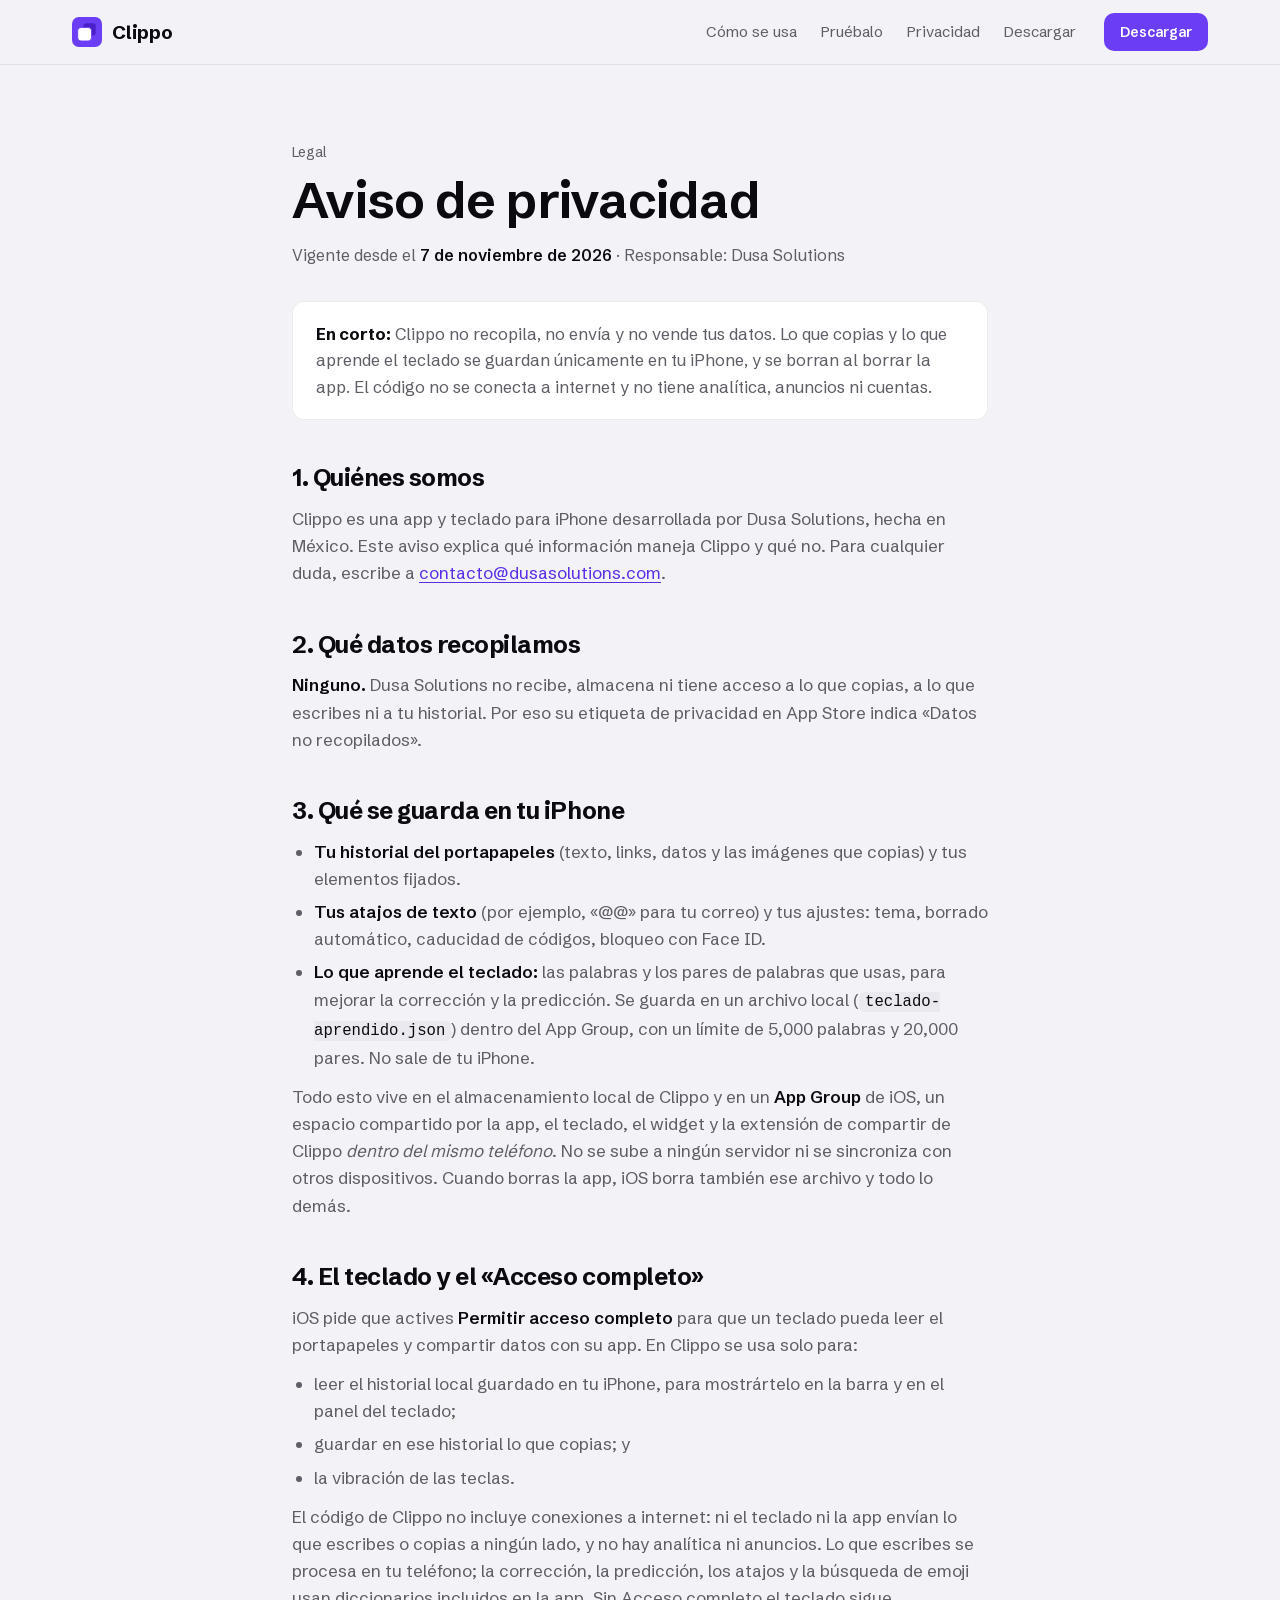
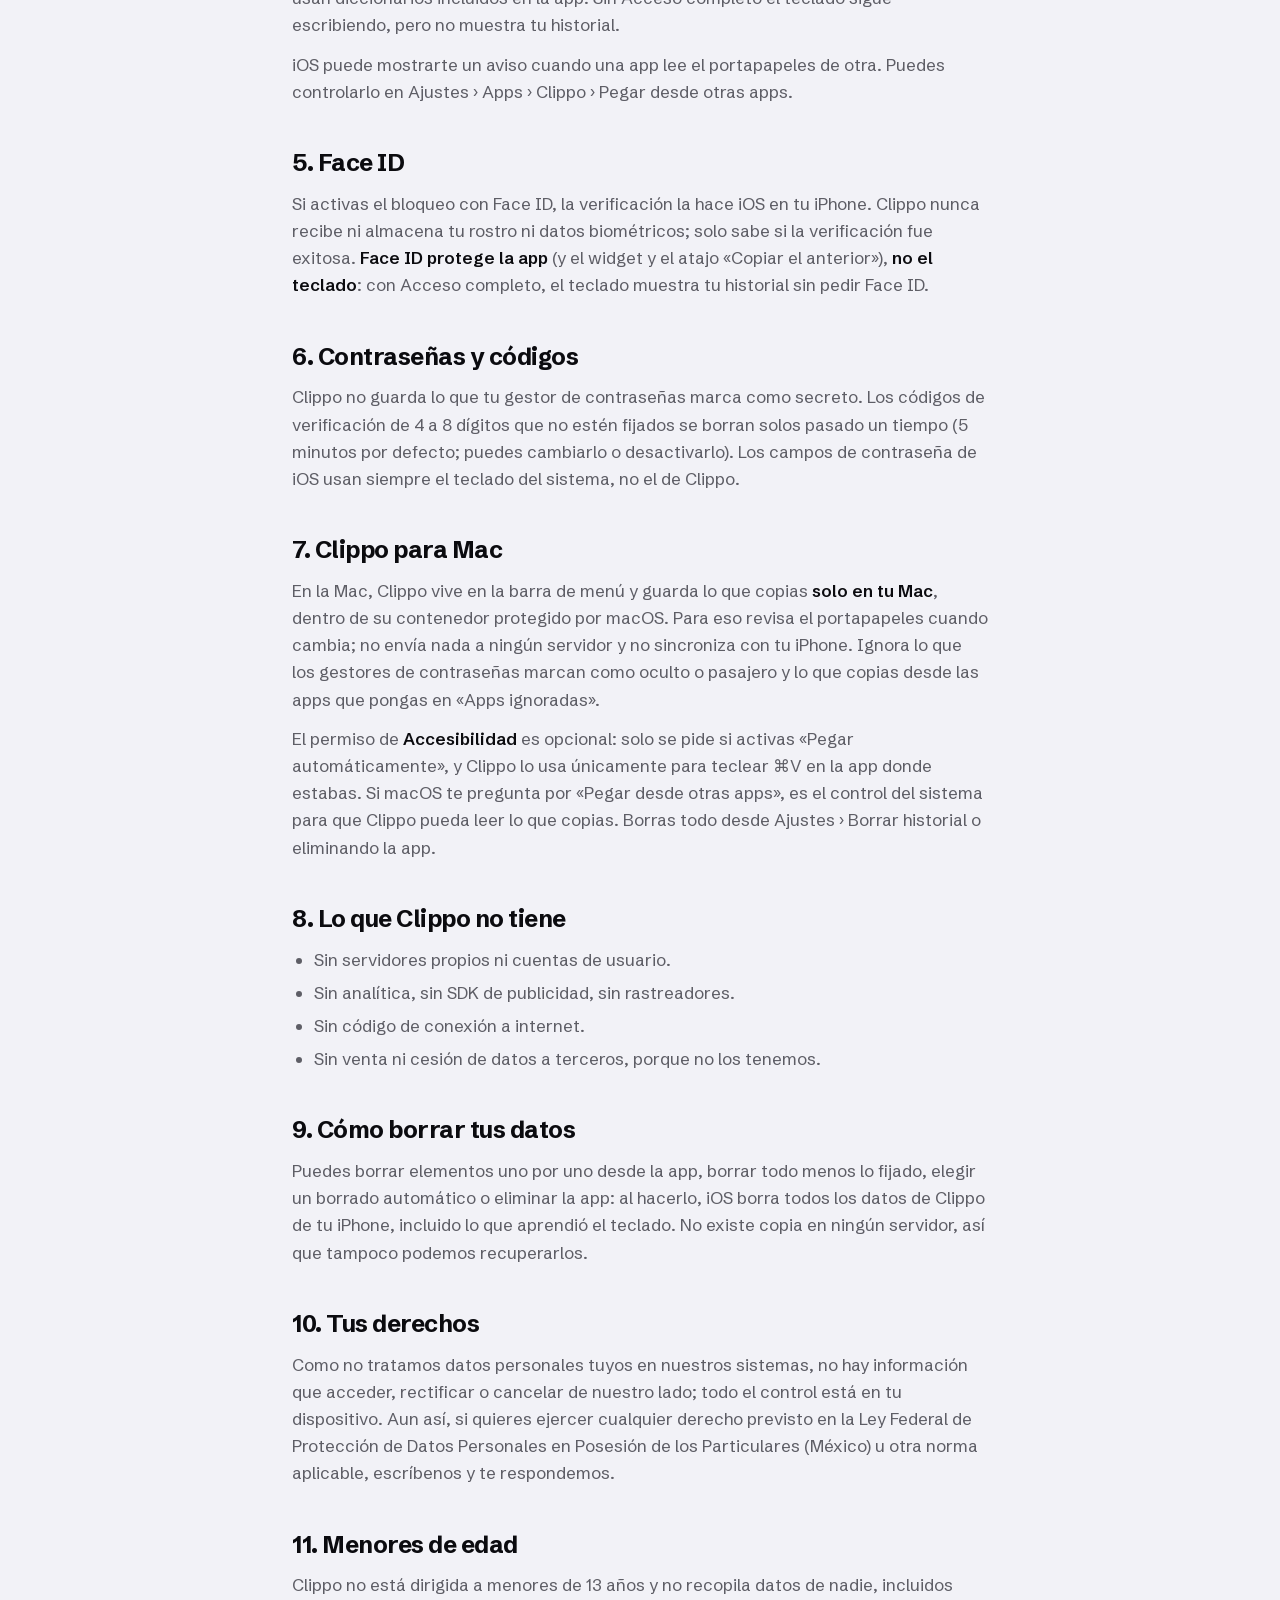
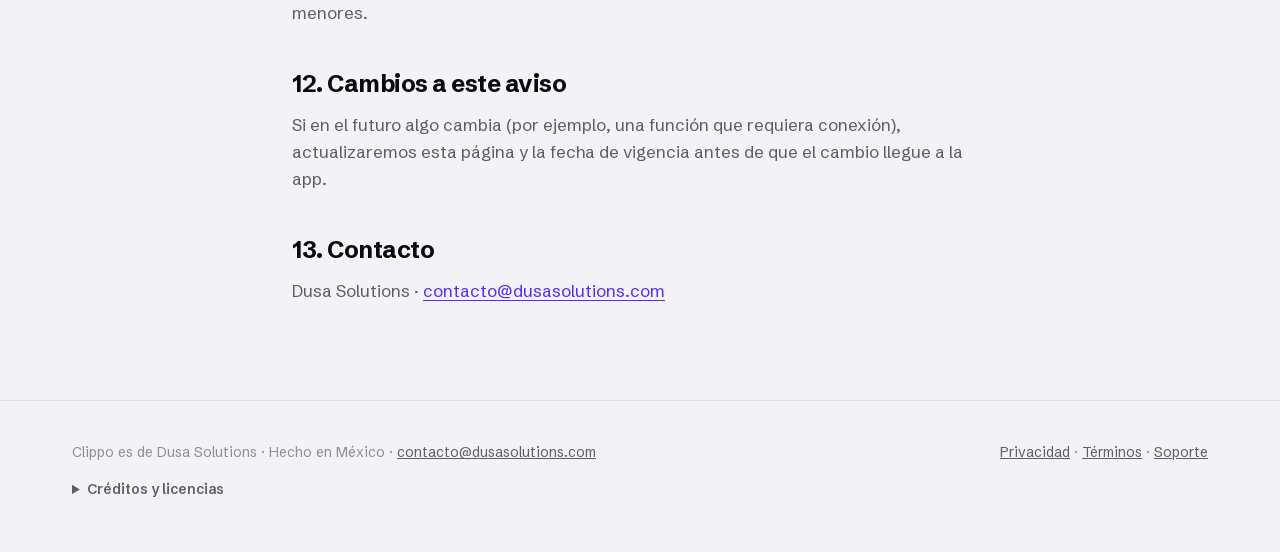
<file: privacy.html>
<!doctype html>
<html lang="es-MX">
<head>
<meta charset="utf-8">
<meta name="viewport" content="width=device-width, initial-scale=1">
<title>Aviso de privacidad · Clippo</title>
<meta name="description" content="Aviso de privacidad de Clippo: no recopilamos ni enviamos tus datos. Tu historial y lo que aprende el teclado viven solo en tu iPhone.">
<meta name="color-scheme" content="light dark">
<meta name="theme-color" content="#F2F2F7" media="(prefers-color-scheme: light)">
<meta name="theme-color" content="#0B0B0D" media="(prefers-color-scheme: dark)">
<meta name="author" content="Dusa Solutions">
<link rel="canonical" href="https://clippo.online/privacy.html">
<link rel="manifest" href="manifest.json">
<link rel="icon" type="image/png" sizes="32x32" href="icons/favicon-32.png">
<link rel="apple-touch-icon" href="icons/apple-touch-icon.png">
<meta property="og:title" content="Aviso de privacidad · Clippo">
<meta property="og:description" content="Aviso de privacidad de Clippo: no recopilamos ni enviamos tus datos. Tu historial y lo que aprende el teclado viven solo en tu iPhone.">
<meta property="og:type" content="website">
<meta property="og:locale" content="es_MX">
<meta property="og:site_name" content="Clippo">
<meta property="og:url" content="https://clippo.online/privacy.html">
<meta property="og:image" content="https://clippo.online/og-image.png">
<meta property="og:image:width" content="1200">
<meta property="og:image:height" content="630">
<meta property="og:image:alt" content="Clippo: escribe como siempre, lo que copiaste a un toque.">
<meta name="twitter:card" content="summary_large_image">
<meta name="twitter:title" content="Aviso de privacidad · Clippo">
<meta name="twitter:description" content="Aviso de privacidad de Clippo: no recopilamos ni enviamos tus datos. Tu historial y lo que aprende el teclado viven solo en tu iPhone.">
<meta name="twitter:image" content="https://clippo.online/og-image.png">
<style>
@font-face{font-family:"Schibsted Grotesk";src:url(fonts/schibsted-grotesk.woff2) format("woff2");font-weight:400 800;font-style:normal;font-display:swap}

:root{
  --bg:#F2F2F7; --surface:#FFFFFF; --surface2:#E9E9EF; --ink:#0B0B0F; --ink2:#5E5E66; --ink3:#8E8E95;
  --line:rgba(0,0,0,.08); --acc:#6B3DF5; --acc-ink:#5A2EE6; --deep:#4A1FC9; --onacc:#fff;
  --shadow:0 1px 2px rgba(0,0,0,.05),0 8px 24px -12px rgba(0,0,0,.18);
  --font:-apple-system,BlinkMacSystemFont,"SF Pro Text","SF Pro Display","Helvetica Neue","Segoe UI",Roboto,Arial,sans-serif;
  --mono:ui-monospace,"SF Mono",SFMono-Regular,Menlo,Consolas,monospace;
  /* teléfono */
  --p-bg:#F2F2F7; --p-card:#FFFFFF; --p-ink:#000; --p-ink2:#8A8A8E; --p-fill:#EEEEF2; --p-sep:rgba(60,60,67,.18);
  --kb-bg:#E2E4E8; --kb-key:#FFFFFF; --kb-press:#B0B3BA; --kb-ret:#BEBFC4; --kb-bal:#FFFFFF; --kb-sep:rgba(0,0,0,.10);
  --kb-sug:#33343A; --kb-dim:#787A82; --kb-ink:#000; --kb-shadow:0 1px 0 rgba(0,0,0,.07); --kb-fill:#D3D5DB; --kb-card:#FFFFFF;
  --c-bg:#EFEAE2; --c-head:#F7F7F7; --c-in:#FFFFFF; --c-out:#DCF7C5; --c-field:#FFFFFF; --c-line:rgba(0,0,0,.12);
  --sys-blue:#007AFF; --sys-teal:#30B0C7; --sys-green:#34C759; --sys-mint:#00C7BE; --sys-purple:#AF52DE; --sys-indigo:#5856D6; --sys-orange:#FF9500; --sys-red:#FF3B30;
}
@media (prefers-color-scheme: dark){
  :root:not([data-theme="light"]){
    --bg:#0B0B0D; --surface:#1C1C1E; --surface2:#2C2C2E; --ink:#F5F5F7; --ink2:#A1A1A8; --ink3:#7C7C83;
    --line:rgba(255,255,255,.10); --acc:#8F6BFF; --acc-ink:#A88CFF; --deep:#4A1FC9;
    --shadow:0 1px 2px rgba(0,0,0,.4),0 8px 24px -12px rgba(0,0,0,.6);
    --p-bg:#000; --p-card:#1C1C1E; --p-ink:#fff; --p-ink2:#8D8D93; --p-fill:#2C2C2E; --p-sep:rgba(84,84,88,.6);
    --kb-bg:#1B1B1D; --kb-key:#3D3D3D; --kb-press:#6B6B6B; --kb-ret:#666666; --kb-bal:#666666; --kb-sep:rgba(255,255,255,.12);
    --kb-sug:#EDEDED; --kb-dim:#9E9E9E; --kb-ink:#fff; --kb-shadow:none; --kb-fill:#2E2E31; --kb-card:#2C2C2E;
    --c-bg:#0B141A; --c-head:#161718; --c-in:#202C33; --c-out:#144D37; --c-field:#2A2B2D; --c-line:rgba(255,255,255,.10);
    --sys-blue:#0A84FF; --sys-teal:#40C8E0; --sys-green:#30D158; --sys-mint:#63E6E2; --sys-purple:#BF5AF2; --sys-indigo:#5E5CE6; --sys-orange:#FF9F0A; --sys-red:#FF453A;
  }
}
*{box-sizing:border-box;margin:0;padding:0}
html{-webkit-text-size-adjust:100%;scroll-padding-top:80px}
body{background:var(--bg);color:var(--ink);font-family:"Schibsted Grotesk",-apple-system,"Helvetica Neue",Arial,sans-serif;font-size:17px;line-height:1.6;-webkit-font-smoothing:antialiased;overflow-x:clip}
a{color:inherit}
.wrap{max-width:1200px;margin:0 auto;padding:0 32px}
:focus-visible{outline:2px solid var(--acc);outline-offset:3px;border-radius:8px}
.sr{position:absolute;left:-9999px}.sr:focus{left:12px;top:12px;z-index:100;background:var(--surface);padding:10px 16px;border-radius:10px}
.nav{position:sticky;top:0;z-index:50;background:var(--bg);border-bottom:1px solid var(--line)}
.nav .wrap{display:flex;align-items:center;gap:28px;height:64px}
.brand{display:flex;align-items:center;gap:10px;font-weight:700;font-size:19px;letter-spacing:-.01em;text-decoration:none}
.brand svg{width:30px;height:30px;display:block}
.nav-links{display:flex;gap:24px;margin-left:auto;font-size:15px;color:var(--ink2)}
.nav-links a{text-decoration:none}.nav-links a:hover{color:var(--ink)}
.btn{display:inline-flex;align-items:center;justify-content:center;height:38px;padding:0 16px;border-radius:10px;font-weight:600;font-size:14px;text-decoration:none;white-space:nowrap;background:#6B3DF5;color:#fff}
.doc{max-width:760px;margin:0 auto;padding:64px 32px 96px}
.doc .eyebrow{font-size:14px;color:var(--ink2)}
.doc h1{font-size:clamp(34px,4.2vw,50px);line-height:1.08;letter-spacing:-.015em;font-weight:650;margin-top:10px}
.doc .meta{color:var(--ink2);margin-top:16px;font-size:16px}
.doc .meta strong{color:var(--ink);font-weight:600}
.callout{background:var(--surface);box-shadow:inset 0 0 0 1px var(--line);border-radius:12px;padding:20px 24px;margin-top:32px;color:var(--ink2);font-size:16.5px}
.callout strong,.callout a{color:var(--ink)}
.doc h2{font-size:24px;line-height:1.2;letter-spacing:-.02em;font-weight:700;margin:44px 0 12px}
.doc h3{font-size:18px;font-weight:600;margin:24px 0 6px}
.doc p,.doc li{color:var(--ink2);font-size:17px;line-height:1.6}
.doc p{margin-top:12px}
.doc p strong,.doc li strong{color:var(--ink);font-weight:600}
.doc ul,.doc ol{margin:12px 0 0 22px}.doc li{margin-top:6px}
.doc a{color:var(--acc-ink);text-underline-offset:3px}
.mono{font-family:var(--mono);font-size:.92em;background:var(--surface2);padding:1px 6px;border-radius:6px;color:var(--ink)}
footer{border-top:1px solid var(--line);padding:40px 0 56px;font-size:14px;color:var(--ink3)}
footer .wrap{display:flex;flex-wrap:wrap;gap:16px 32px;justify-content:space-between}
footer a{color:var(--ink2)}
footer details{border:0;padding:0;margin-top:14px;max-width:760px}
footer summary{font-size:14px;font-weight:600;color:var(--ink2);cursor:pointer}
footer details li{margin:6px 0 0 18px;font-size:13px;line-height:1.5}
@media (max-width:760px){.wrap{padding:0 20px}.nav-links{display:none}.nav .wrap{justify-content:space-between}.doc{padding:44px 20px 72px}}
</style>
</head>
<body>
<a class="sr" href="#main">Saltar al contenido</a>
<header class="nav">
  <div class="wrap">
    <a class="brand" href="index.html" aria-label="Clippo, inicio"><svg viewBox="0 0 100 100" aria-hidden="true"><rect width="100" height="100" rx="23" fill="#6B3DF5"/><rect x="38" y="21" width="41" height="41" rx="10" fill="#4A1FC9"/><rect x="19" y="35" width="46" height="45" rx="11" fill="#fff" stroke="#6B3DF5" stroke-width="3"/></svg>Clippo</a>
    <nav class="nav-links" aria-label="Secciones">
      <a href="index.html#como">Cómo se usa</a><a href="index.html#prueba">Pruébalo</a><a href="index.html#privacidad">Privacidad</a><a href="index.html#pronto">Descargar</a>
    </nav>
    <a class="btn" href="https://apps.apple.com/mx/app/clippo-portapapeles/id6830990936">Descargar</a>
  </div>
</header>
<main id="main">
<article class="doc">
  <p class="eyebrow">Legal</p>
  <h1>Aviso de privacidad</h1>
  <p class="meta">Vigente desde el <strong>7 de noviembre de 2026</strong> · Responsable: Dusa Solutions</p>
  <div class="callout"><strong>En corto:</strong> Clippo no recopila, no envía y no vende tus datos. Lo que copias y lo que aprende el teclado se guardan únicamente en tu iPhone, y se borran al borrar la app. El código no se conecta a internet y no tiene analítica, anuncios ni cuentas.</div>

  <h2>1. Quiénes somos</h2>
  <p>Clippo es una app y teclado para iPhone desarrollada por Dusa Solutions, hecha en México. Este aviso explica qué información maneja Clippo y qué no. Para cualquier duda, escribe a <a href="mailto:contacto@dusasolutions.com">contacto@dusasolutions.com</a>.</p>

  <h2>2. Qué datos recopilamos</h2>
  <p><strong>Ninguno.</strong> Dusa Solutions no recibe, almacena ni tiene acceso a lo que copias, a lo que escribes ni a tu historial. Por eso su etiqueta de privacidad en App Store indica «Datos no recopilados».</p>

  <h2>3. Qué se guarda en tu iPhone</h2>
  <ul>
    <li><strong>Tu historial del portapapeles</strong> (texto, links, datos y las imágenes que copias) y tus elementos fijados.</li>
    <li><strong>Tus atajos de texto</strong> (por ejemplo, «@@» para tu correo) y tus ajustes: tema, borrado automático, caducidad de códigos, bloqueo con Face ID.</li>
    <li><strong>Lo que aprende el teclado:</strong> las palabras y los pares de palabras que usas, para mejorar la corrección y la predicción. Se guarda en un archivo local (<span class="mono">teclado-aprendido.json</span>) dentro del App Group, con un límite de 5,000 palabras y 20,000 pares. No sale de tu iPhone.</li>
  </ul>
  <p>Todo esto vive en el almacenamiento local de Clippo y en un <strong>App Group</strong> de iOS, un espacio compartido por la app, el teclado, el widget y la extensión de compartir de Clippo <em>dentro del mismo teléfono</em>. No se sube a ningún servidor ni se sincroniza con otros dispositivos. Cuando borras la app, iOS borra también ese archivo y todo lo demás.</p>

  <h2>4. El teclado y el «Acceso completo»</h2>
  <p>iOS pide que actives <strong>Permitir acceso completo</strong> para que un teclado pueda leer el portapapeles y compartir datos con su app. En Clippo se usa solo para:</p>
  <ul>
    <li>leer el historial local guardado en tu iPhone, para mostrártelo en la barra y en el panel del teclado;</li>
    <li>guardar en ese historial lo que copias; y</li>
    <li>la vibración de las teclas.</li>
  </ul>
  <p>El código de Clippo no incluye conexiones a internet: ni el teclado ni la app envían lo que escribes o copias a ningún lado, y no hay analítica ni anuncios. Lo que escribes se procesa en tu teléfono; la corrección, la predicción, los atajos y la búsqueda de emoji usan diccionarios incluidos en la app. Sin Acceso completo el teclado sigue escribiendo, pero no muestra tu historial.</p>
  <p>iOS puede mostrarte un aviso cuando una app lee el portapapeles de otra. Puedes controlarlo en Ajustes › Apps › Clippo › Pegar desde otras apps.</p>

  <h2>5. Face ID</h2>
  <p>Si activas el bloqueo con Face ID, la verificación la hace iOS en tu iPhone. Clippo nunca recibe ni almacena tu rostro ni datos biométricos; solo sabe si la verificación fue exitosa. <strong>Face ID protege la app</strong> (y el widget y el atajo «Copiar el anterior»), <strong>no el teclado</strong>: con Acceso completo, el teclado muestra tu historial sin pedir Face ID.</p>

  <h2>6. Contraseñas y códigos</h2>
  <p>Clippo no guarda lo que tu gestor de contraseñas marca como secreto. Los códigos de verificación de 4 a 8 dígitos que no estén fijados se borran solos pasado un tiempo (5 minutos por defecto; puedes cambiarlo o desactivarlo). Los campos de contraseña de iOS usan siempre el teclado del sistema, no el de Clippo.</p>

  <h2>7. Clippo para Mac</h2>
  <p>En la Mac, Clippo vive en la barra de menú y guarda lo que copias <strong>solo en tu Mac</strong>, dentro de su contenedor protegido por macOS. Para eso revisa el portapapeles cuando cambia; no envía nada a ningún servidor y no sincroniza con tu iPhone. Ignora lo que los gestores de contraseñas marcan como oculto o pasajero y lo que copias desde las apps que pongas en «Apps ignoradas».</p>
  <p>El permiso de <strong>Accesibilidad</strong> es opcional: solo se pide si activas «Pegar automáticamente», y Clippo lo usa únicamente para teclear ⌘V en la app donde estabas. Si macOS te pregunta por «Pegar desde otras apps», es el control del sistema para que Clippo pueda leer lo que copias. Borras todo desde Ajustes › Borrar historial o eliminando la app.</p>

  <h2>8. Lo que Clippo no tiene</h2>
  <ul>
    <li>Sin servidores propios ni cuentas de usuario.</li>
    <li>Sin analítica, sin SDK de publicidad, sin rastreadores.</li>
    <li>Sin código de conexión a internet.</li>
    <li>Sin venta ni cesión de datos a terceros, porque no los tenemos.</li>
  </ul>

  <h2>9. Cómo borrar tus datos</h2>
  <p>Puedes borrar elementos uno por uno desde la app, borrar todo menos lo fijado, elegir un borrado automático o eliminar la app: al hacerlo, iOS borra todos los datos de Clippo de tu iPhone, incluido lo que aprendió el teclado. No existe copia en ningún servidor, así que tampoco podemos recuperarlos.</p>

  <h2>10. Tus derechos</h2>
  <p>Como no tratamos datos personales tuyos en nuestros sistemas, no hay información que acceder, rectificar o cancelar de nuestro lado; todo el control está en tu dispositivo. Aun así, si quieres ejercer cualquier derecho previsto en la Ley Federal de Protección de Datos Personales en Posesión de los Particulares (México) u otra norma aplicable, escríbenos y te respondemos.</p>

  <h2>11. Menores de edad</h2>
  <p>Clippo no está dirigida a menores de 13 años y no recopila datos de nadie, incluidos menores.</p>

  <h2>12. Cambios a este aviso</h2>
  <p>Si en el futuro algo cambia (por ejemplo, una función que requiera conexión), actualizaremos esta página y la fecha de vigencia antes de que el cambio llegue a la app.</p>

  <h2>13. Contacto</h2>
  <p>Dusa Solutions · <a href="mailto:contacto@dusasolutions.com">contacto@dusasolutions.com</a></p>
</article>
</main>
<footer>
  <div class="wrap">
    <div>
      <p>Clippo es de Dusa Solutions · Hecho en México · <a href="mailto:contacto@dusasolutions.com">contacto@dusasolutions.com</a></p>
      <details><summary>Créditos y licencias</summary><ul>
        <li>Diccionario basado en <a href="https://github.com/hermitdave/FrequencyWords">FrequencyWords</a> de Hermit Dave (subtítulos de OpenSubtitles), licencia <a href="https://creativecommons.org/licenses/by-sa/4.0/">CC BY-SA 4.0</a>. Modificado; se distribuye bajo la misma licencia.</li>
        <li>Modelo de contexto con conteos derivados de oraciones de <a href="https://tatoeba.org">Tatoeba</a> (<a href="https://creativecommons.org/licenses/by/2.0/fr/">CC BY 2.0 FR</a>) y de <a href="https://commonvoice.mozilla.org">Mozilla Common Voice</a> (<a href="https://creativecommons.org/publicdomain/zero/1.0/">CC0</a>), más frases de mensajería de México escritas para Clippo.</li>
        <li>Nombres y palabras clave de emoji en español: Unicode CLDR; lista y orden de emoji: Unicode emoji-test 15.1. Copyright © 1991-2026 Unicode, Inc., <a href="https://www.unicode.org/license.txt">Unicode License v3</a>.</li>
      </ul></details>
    </div>
    <p><a href="privacy.html">Privacidad</a> · <a href="terms.html">Términos</a> · <a href="support.html">Soporte</a></p>
  </div>
</footer>
</body>
</html>
</file>
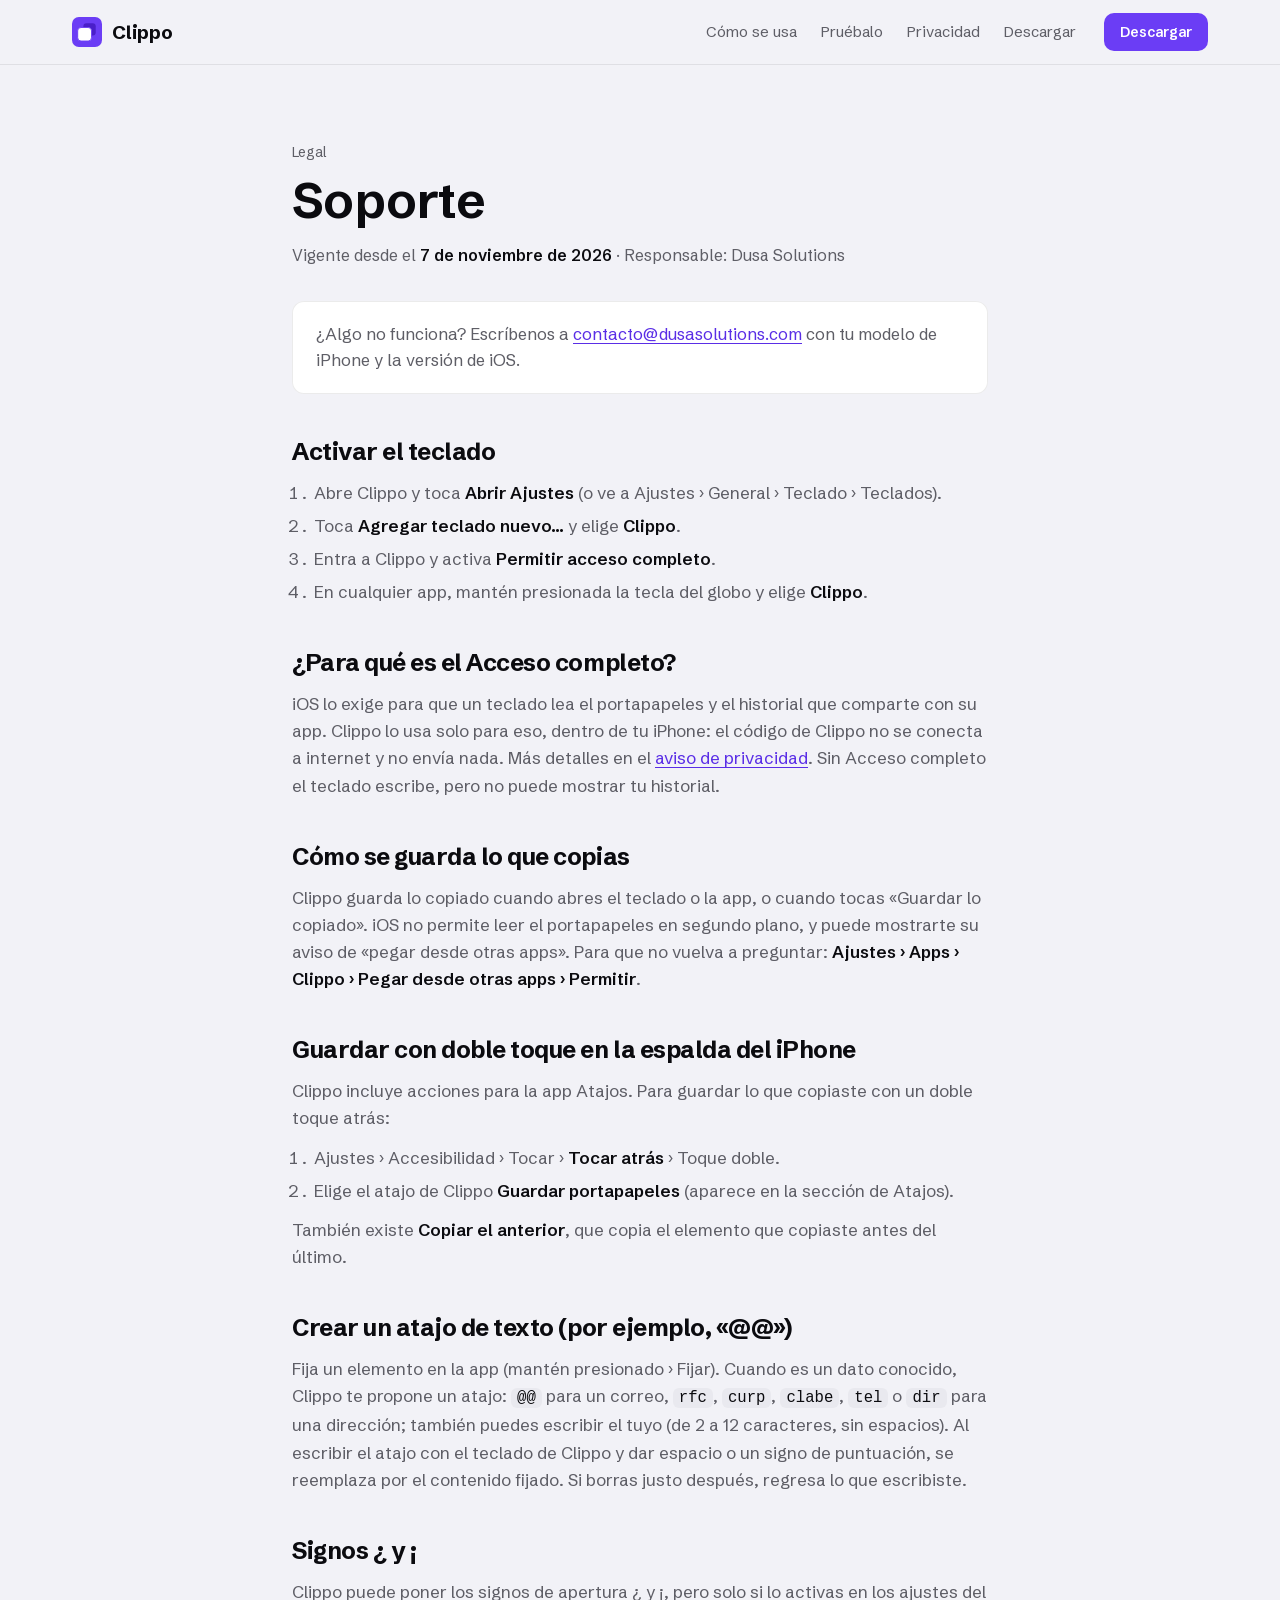
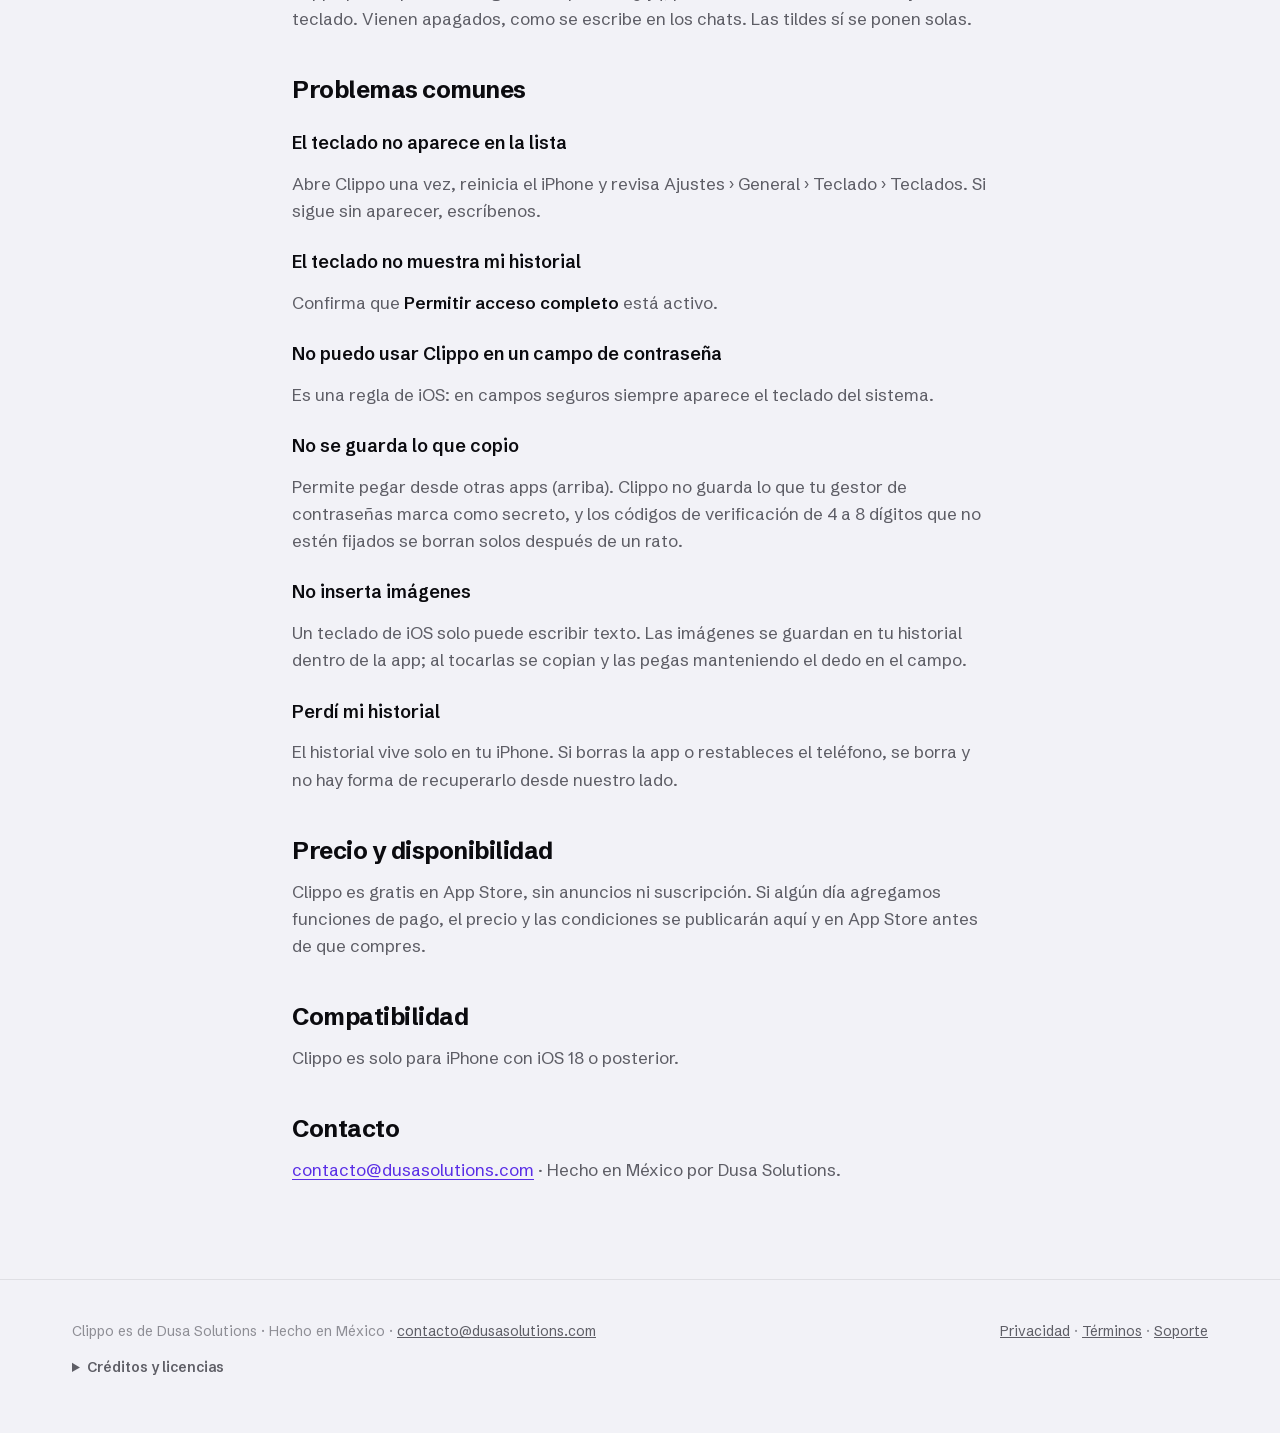
<file: support.html>
<!doctype html>
<html lang="es-MX">
<head>
<meta charset="utf-8">
<meta name="viewport" content="width=device-width, initial-scale=1">
<title>Soporte · Clippo</title>
<meta name="description" content="Soporte de Clippo: cómo activar el teclado, el Acceso completo, los atajos de texto y qué hacer si algo no funciona.">
<meta name="color-scheme" content="light dark">
<meta name="theme-color" content="#F2F2F7" media="(prefers-color-scheme: light)">
<meta name="theme-color" content="#0B0B0D" media="(prefers-color-scheme: dark)">
<meta name="author" content="Dusa Solutions">
<link rel="canonical" href="https://clippo.online/support.html">
<link rel="manifest" href="manifest.json">
<link rel="icon" type="image/png" sizes="32x32" href="icons/favicon-32.png">
<link rel="apple-touch-icon" href="icons/apple-touch-icon.png">
<meta property="og:title" content="Soporte · Clippo">
<meta property="og:description" content="Soporte de Clippo: cómo activar el teclado, el Acceso completo, los atajos de texto y qué hacer si algo no funciona.">
<meta property="og:type" content="website">
<meta property="og:locale" content="es_MX">
<meta property="og:site_name" content="Clippo">
<meta property="og:url" content="https://clippo.online/support.html">
<meta property="og:image" content="https://clippo.online/og-image.png">
<meta property="og:image:width" content="1200">
<meta property="og:image:height" content="630">
<meta property="og:image:alt" content="Clippo: escribe como siempre, lo que copiaste a un toque.">
<meta name="twitter:card" content="summary_large_image">
<meta name="twitter:title" content="Soporte · Clippo">
<meta name="twitter:description" content="Soporte de Clippo: cómo activar el teclado, el Acceso completo, los atajos de texto y qué hacer si algo no funciona.">
<meta name="twitter:image" content="https://clippo.online/og-image.png">
<style>
@font-face{font-family:"Schibsted Grotesk";src:url(fonts/schibsted-grotesk.woff2) format("woff2");font-weight:400 800;font-style:normal;font-display:swap}

:root{
  --bg:#F2F2F7; --surface:#FFFFFF; --surface2:#E9E9EF; --ink:#0B0B0F; --ink2:#5E5E66; --ink3:#8E8E95;
  --line:rgba(0,0,0,.08); --acc:#6B3DF5; --acc-ink:#5A2EE6; --deep:#4A1FC9; --onacc:#fff;
  --shadow:0 1px 2px rgba(0,0,0,.05),0 8px 24px -12px rgba(0,0,0,.18);
  --font:-apple-system,BlinkMacSystemFont,"SF Pro Text","SF Pro Display","Helvetica Neue","Segoe UI",Roboto,Arial,sans-serif;
  --mono:ui-monospace,"SF Mono",SFMono-Regular,Menlo,Consolas,monospace;
  /* teléfono */
  --p-bg:#F2F2F7; --p-card:#FFFFFF; --p-ink:#000; --p-ink2:#8A8A8E; --p-fill:#EEEEF2; --p-sep:rgba(60,60,67,.18);
  --kb-bg:#E2E4E8; --kb-key:#FFFFFF; --kb-press:#B0B3BA; --kb-ret:#BEBFC4; --kb-bal:#FFFFFF; --kb-sep:rgba(0,0,0,.10);
  --kb-sug:#33343A; --kb-dim:#787A82; --kb-ink:#000; --kb-shadow:0 1px 0 rgba(0,0,0,.07); --kb-fill:#D3D5DB; --kb-card:#FFFFFF;
  --c-bg:#EFEAE2; --c-head:#F7F7F7; --c-in:#FFFFFF; --c-out:#DCF7C5; --c-field:#FFFFFF; --c-line:rgba(0,0,0,.12);
  --sys-blue:#007AFF; --sys-teal:#30B0C7; --sys-green:#34C759; --sys-mint:#00C7BE; --sys-purple:#AF52DE; --sys-indigo:#5856D6; --sys-orange:#FF9500; --sys-red:#FF3B30;
}
@media (prefers-color-scheme: dark){
  :root:not([data-theme="light"]){
    --bg:#0B0B0D; --surface:#1C1C1E; --surface2:#2C2C2E; --ink:#F5F5F7; --ink2:#A1A1A8; --ink3:#7C7C83;
    --line:rgba(255,255,255,.10); --acc:#8F6BFF; --acc-ink:#A88CFF; --deep:#4A1FC9;
    --shadow:0 1px 2px rgba(0,0,0,.4),0 8px 24px -12px rgba(0,0,0,.6);
    --p-bg:#000; --p-card:#1C1C1E; --p-ink:#fff; --p-ink2:#8D8D93; --p-fill:#2C2C2E; --p-sep:rgba(84,84,88,.6);
    --kb-bg:#1B1B1D; --kb-key:#3D3D3D; --kb-press:#6B6B6B; --kb-ret:#666666; --kb-bal:#666666; --kb-sep:rgba(255,255,255,.12);
    --kb-sug:#EDEDED; --kb-dim:#9E9E9E; --kb-ink:#fff; --kb-shadow:none; --kb-fill:#2E2E31; --kb-card:#2C2C2E;
    --c-bg:#0B141A; --c-head:#161718; --c-in:#202C33; --c-out:#144D37; --c-field:#2A2B2D; --c-line:rgba(255,255,255,.10);
    --sys-blue:#0A84FF; --sys-teal:#40C8E0; --sys-green:#30D158; --sys-mint:#63E6E2; --sys-purple:#BF5AF2; --sys-indigo:#5E5CE6; --sys-orange:#FF9F0A; --sys-red:#FF453A;
  }
}
*{box-sizing:border-box;margin:0;padding:0}
html{-webkit-text-size-adjust:100%;scroll-padding-top:80px}
body{background:var(--bg);color:var(--ink);font-family:"Schibsted Grotesk",-apple-system,"Helvetica Neue",Arial,sans-serif;font-size:17px;line-height:1.6;-webkit-font-smoothing:antialiased;overflow-x:clip}
a{color:inherit}
.wrap{max-width:1200px;margin:0 auto;padding:0 32px}
:focus-visible{outline:2px solid var(--acc);outline-offset:3px;border-radius:8px}
.sr{position:absolute;left:-9999px}.sr:focus{left:12px;top:12px;z-index:100;background:var(--surface);padding:10px 16px;border-radius:10px}
.nav{position:sticky;top:0;z-index:50;background:var(--bg);border-bottom:1px solid var(--line)}
.nav .wrap{display:flex;align-items:center;gap:28px;height:64px}
.brand{display:flex;align-items:center;gap:10px;font-weight:700;font-size:19px;letter-spacing:-.01em;text-decoration:none}
.brand svg{width:30px;height:30px;display:block}
.nav-links{display:flex;gap:24px;margin-left:auto;font-size:15px;color:var(--ink2)}
.nav-links a{text-decoration:none}.nav-links a:hover{color:var(--ink)}
.btn{display:inline-flex;align-items:center;justify-content:center;height:38px;padding:0 16px;border-radius:10px;font-weight:600;font-size:14px;text-decoration:none;white-space:nowrap;background:#6B3DF5;color:#fff}
.doc{max-width:760px;margin:0 auto;padding:64px 32px 96px}
.doc .eyebrow{font-size:14px;color:var(--ink2)}
.doc h1{font-size:clamp(34px,4.2vw,50px);line-height:1.08;letter-spacing:-.015em;font-weight:650;margin-top:10px}
.doc .meta{color:var(--ink2);margin-top:16px;font-size:16px}
.doc .meta strong{color:var(--ink);font-weight:600}
.callout{background:var(--surface);box-shadow:inset 0 0 0 1px var(--line);border-radius:12px;padding:20px 24px;margin-top:32px;color:var(--ink2);font-size:16.5px}
.callout strong,.callout a{color:var(--ink)}
.doc h2{font-size:24px;line-height:1.2;letter-spacing:-.02em;font-weight:700;margin:44px 0 12px}
.doc h3{font-size:18px;font-weight:600;margin:24px 0 6px}
.doc p,.doc li{color:var(--ink2);font-size:17px;line-height:1.6}
.doc p{margin-top:12px}
.doc p strong,.doc li strong{color:var(--ink);font-weight:600}
.doc ul,.doc ol{margin:12px 0 0 22px}.doc li{margin-top:6px}
.doc a{color:var(--acc-ink);text-underline-offset:3px}
.mono{font-family:var(--mono);font-size:.92em;background:var(--surface2);padding:1px 6px;border-radius:6px;color:var(--ink)}
footer{border-top:1px solid var(--line);padding:40px 0 56px;font-size:14px;color:var(--ink3)}
footer .wrap{display:flex;flex-wrap:wrap;gap:16px 32px;justify-content:space-between}
footer a{color:var(--ink2)}
footer details{border:0;padding:0;margin-top:14px;max-width:760px}
footer summary{font-size:14px;font-weight:600;color:var(--ink2);cursor:pointer}
footer details li{margin:6px 0 0 18px;font-size:13px;line-height:1.5}
@media (max-width:760px){.wrap{padding:0 20px}.nav-links{display:none}.nav .wrap{justify-content:space-between}.doc{padding:44px 20px 72px}}
</style>
</head>
<body>
<a class="sr" href="#main">Saltar al contenido</a>
<header class="nav">
  <div class="wrap">
    <a class="brand" href="index.html" aria-label="Clippo, inicio"><svg viewBox="0 0 100 100" aria-hidden="true"><rect width="100" height="100" rx="23" fill="#6B3DF5"/><rect x="38" y="21" width="41" height="41" rx="10" fill="#4A1FC9"/><rect x="19" y="35" width="46" height="45" rx="11" fill="#fff" stroke="#6B3DF5" stroke-width="3"/></svg>Clippo</a>
    <nav class="nav-links" aria-label="Secciones">
      <a href="index.html#como">Cómo se usa</a><a href="index.html#prueba">Pruébalo</a><a href="index.html#privacidad">Privacidad</a><a href="index.html#pronto">Descargar</a>
    </nav>
    <a class="btn" href="https://apps.apple.com/mx/app/clippo-portapapeles/id6830990936">Descargar</a>
  </div>
</header>
<main id="main">
<article class="doc">
  <p class="eyebrow">Legal</p>
  <h1>Soporte</h1>
  <p class="meta">Vigente desde el <strong>7 de noviembre de 2026</strong> · Responsable: Dusa Solutions</p>
  <div class="callout">¿Algo no funciona? Escríbenos a <a href="mailto:contacto@dusasolutions.com?subject=Soporte%20Clippo">contacto@dusasolutions.com</a> con tu modelo de iPhone y la versión de iOS.</div>

  <h2>Activar el teclado</h2>
  <ol>
    <li>Abre Clippo y toca <strong>Abrir Ajustes</strong> (o ve a Ajustes › General › Teclado › Teclados).</li>
    <li>Toca <strong>Agregar teclado nuevo…</strong> y elige <strong>Clippo</strong>.</li>
    <li>Entra a Clippo y activa <strong>Permitir acceso completo</strong>.</li>
    <li>En cualquier app, mantén presionada la tecla del globo y elige <strong>Clippo</strong>.</li>
  </ol>

  <h2>¿Para qué es el Acceso completo?</h2>
  <p>iOS lo exige para que un teclado lea el portapapeles y el historial que comparte con su app. Clippo lo usa solo para eso, dentro de tu iPhone: el código de Clippo no se conecta a internet y no envía nada. Más detalles en el <a href="privacy.html">aviso de privacidad</a>. Sin Acceso completo el teclado escribe, pero no puede mostrar tu historial.</p>

  <h2>Cómo se guarda lo que copias</h2>
  <p>Clippo guarda lo copiado cuando abres el teclado o la app, o cuando tocas «Guardar lo copiado». iOS no permite leer el portapapeles en segundo plano, y puede mostrarte su aviso de «pegar desde otras apps». Para que no vuelva a preguntar: <strong>Ajustes › Apps › Clippo › Pegar desde otras apps › Permitir</strong>.</p>

  <h2>Guardar con doble toque en la espalda del iPhone</h2>
  <p>Clippo incluye acciones para la app Atajos. Para guardar lo que copiaste con un doble toque atrás:</p>
  <ol>
    <li>Ajustes › Accesibilidad › Tocar › <strong>Tocar atrás</strong> › Toque doble.</li>
    <li>Elige el atajo de Clippo <strong>Guardar portapapeles</strong> (aparece en la sección de Atajos).</li>
  </ol>
  <p>También existe <strong>Copiar el anterior</strong>, que copia el elemento que copiaste antes del último.</p>

  <h2>Crear un atajo de texto (por ejemplo, «@@»)</h2>
  <p>Fija un elemento en la app (mantén presionado › Fijar). Cuando es un dato conocido, Clippo te propone un atajo: <span class="mono">@@</span> para un correo, <span class="mono">rfc</span>, <span class="mono">curp</span>, <span class="mono">clabe</span>, <span class="mono">tel</span> o <span class="mono">dir</span> para una dirección; también puedes escribir el tuyo (de 2 a 12 caracteres, sin espacios). Al escribir el atajo con el teclado de Clippo y dar espacio o un signo de puntuación, se reemplaza por el contenido fijado. Si borras justo después, regresa lo que escribiste.</p>

  <h2>Signos ¿ y ¡</h2>
  <p>Clippo puede poner los signos de apertura ¿ y ¡, pero solo si lo activas en los ajustes del teclado. Vienen apagados, como se escribe en los chats. Las tildes sí se ponen solas.</p>

  <h2>Problemas comunes</h2>
  <h3>El teclado no aparece en la lista</h3>
  <p>Abre Clippo una vez, reinicia el iPhone y revisa Ajustes › General › Teclado › Teclados. Si sigue sin aparecer, escríbenos.</p>
  <h3>El teclado no muestra mi historial</h3>
  <p>Confirma que <strong>Permitir acceso completo</strong> está activo.</p>
  <h3>No puedo usar Clippo en un campo de contraseña</h3>
  <p>Es una regla de iOS: en campos seguros siempre aparece el teclado del sistema.</p>
  <h3>No se guarda lo que copio</h3>
  <p>Permite pegar desde otras apps (arriba). Clippo no guarda lo que tu gestor de contraseñas marca como secreto, y los códigos de verificación de 4 a 8 dígitos que no estén fijados se borran solos después de un rato.</p>
  <h3>No inserta imágenes</h3>
  <p>Un teclado de iOS solo puede escribir texto. Las imágenes se guardan en tu historial dentro de la app; al tocarlas se copian y las pegas manteniendo el dedo en el campo.</p>
  <h3>Perdí mi historial</h3>
  <p>El historial vive solo en tu iPhone. Si borras la app o restableces el teléfono, se borra y no hay forma de recuperarlo desde nuestro lado.</p>

  <h2>Precio y disponibilidad</h2>
  <p>Clippo es gratis en App Store, sin anuncios ni suscripción. Si algún día agregamos funciones de pago, el precio y las condiciones se publicarán aquí y en App Store antes de que compres.</p>

  <h2>Compatibilidad</h2>
  <p>Clippo es solo para iPhone con iOS 18 o posterior.</p>

  <h2>Contacto</h2>
  <p><a href="mailto:contacto@dusasolutions.com">contacto@dusasolutions.com</a> · Hecho en México por Dusa Solutions.</p>
</article>
</main>
<footer>
  <div class="wrap">
    <div>
      <p>Clippo es de Dusa Solutions · Hecho en México · <a href="mailto:contacto@dusasolutions.com">contacto@dusasolutions.com</a></p>
      <details><summary>Créditos y licencias</summary><ul>
        <li>Diccionario basado en <a href="https://github.com/hermitdave/FrequencyWords">FrequencyWords</a> de Hermit Dave (subtítulos de OpenSubtitles), licencia <a href="https://creativecommons.org/licenses/by-sa/4.0/">CC BY-SA 4.0</a>. Modificado; se distribuye bajo la misma licencia.</li>
        <li>Modelo de contexto con conteos derivados de oraciones de <a href="https://tatoeba.org">Tatoeba</a> (<a href="https://creativecommons.org/licenses/by/2.0/fr/">CC BY 2.0 FR</a>) y de <a href="https://commonvoice.mozilla.org">Mozilla Common Voice</a> (<a href="https://creativecommons.org/publicdomain/zero/1.0/">CC0</a>), más frases de mensajería de México escritas para Clippo.</li>
        <li>Nombres y palabras clave de emoji en español: Unicode CLDR; lista y orden de emoji: Unicode emoji-test 15.1. Copyright © 1991-2026 Unicode, Inc., <a href="https://www.unicode.org/license.txt">Unicode License v3</a>.</li>
      </ul></details>
    </div>
    <p><a href="privacy.html">Privacidad</a> · <a href="terms.html">Términos</a> · <a href="support.html">Soporte</a></p>
  </div>
</footer>
</body>
</html>
</file>
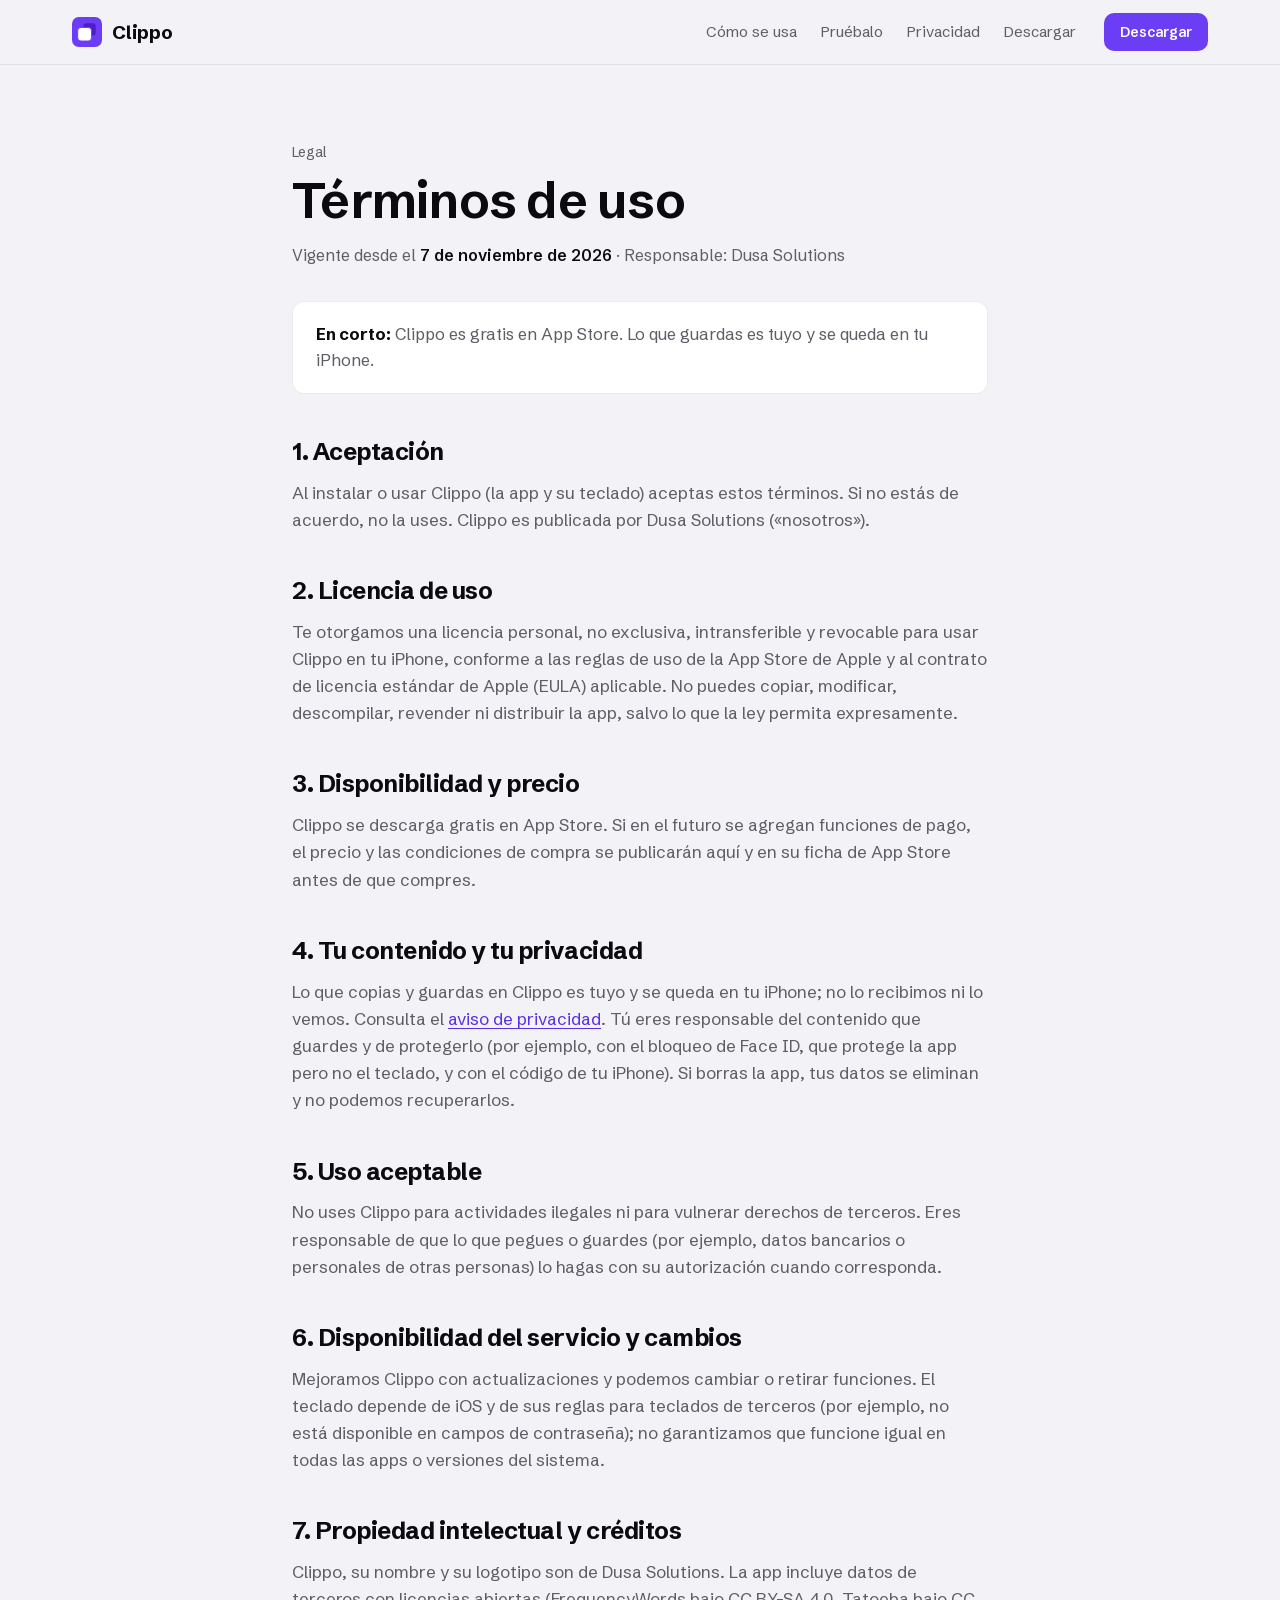
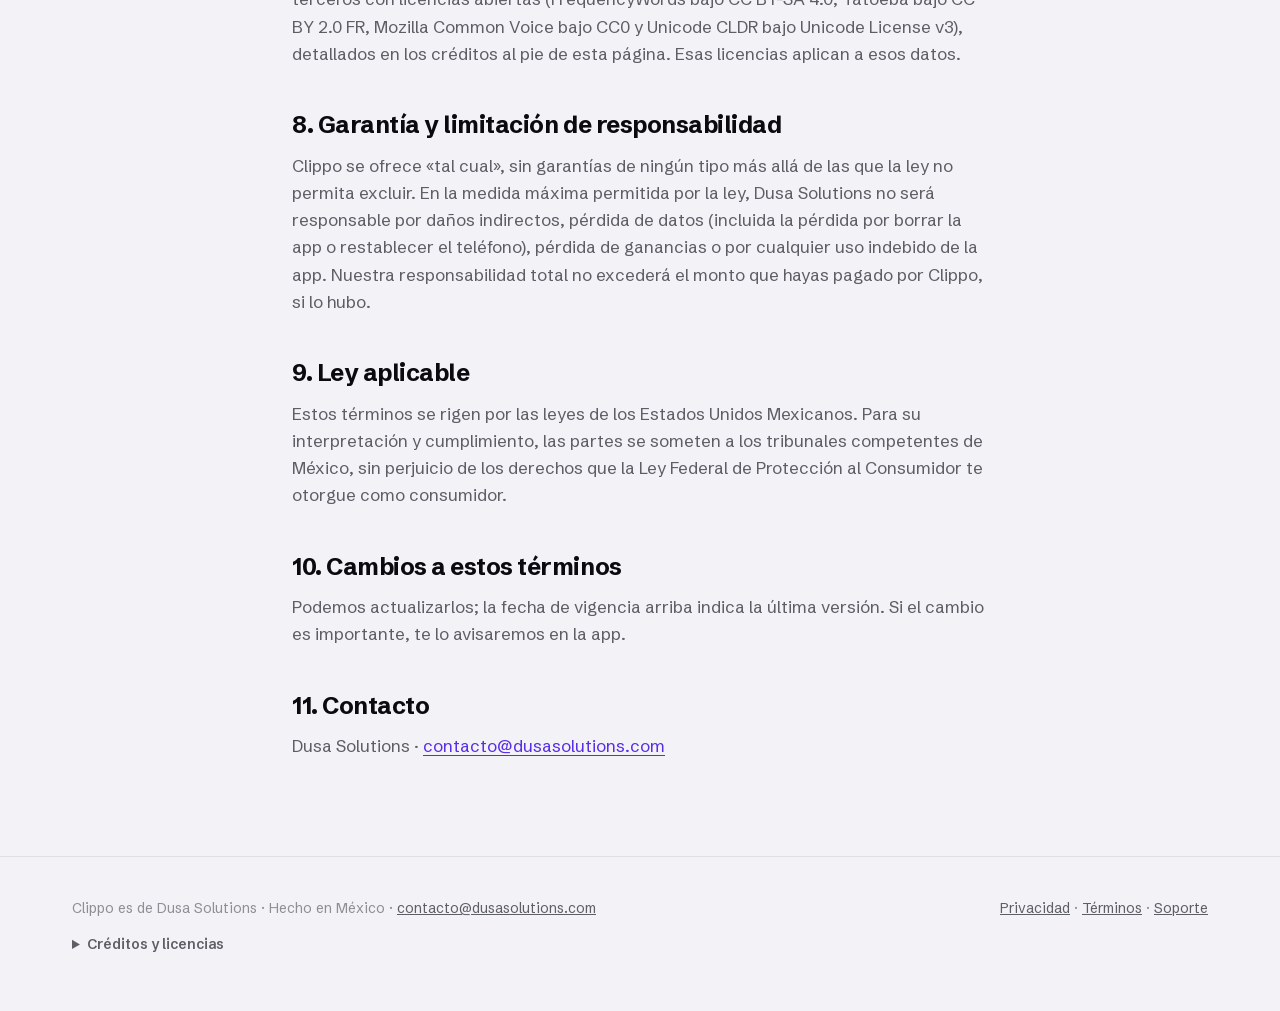
<file: terms.html>
<!doctype html>
<html lang="es-MX">
<head>
<meta charset="utf-8">
<meta name="viewport" content="width=device-width, initial-scale=1">
<title>Términos de uso · Clippo</title>
<meta name="description" content="Términos de uso de Clippo: licencia, tu contenido, uso aceptable y limitación de responsabilidad. Clippo es gratis en App Store.">
<meta name="color-scheme" content="light dark">
<meta name="theme-color" content="#F2F2F7" media="(prefers-color-scheme: light)">
<meta name="theme-color" content="#0B0B0D" media="(prefers-color-scheme: dark)">
<meta name="author" content="Dusa Solutions">
<link rel="canonical" href="https://clippo.online/terms.html">
<link rel="manifest" href="manifest.json">
<link rel="icon" type="image/png" sizes="32x32" href="icons/favicon-32.png">
<link rel="apple-touch-icon" href="icons/apple-touch-icon.png">
<meta property="og:title" content="Términos de uso · Clippo">
<meta property="og:description" content="Términos de uso de Clippo: licencia, tu contenido, uso aceptable y limitación de responsabilidad. Clippo es gratis en App Store.">
<meta property="og:type" content="website">
<meta property="og:locale" content="es_MX">
<meta property="og:site_name" content="Clippo">
<meta property="og:url" content="https://clippo.online/terms.html">
<meta property="og:image" content="https://clippo.online/og-image.png">
<meta property="og:image:width" content="1200">
<meta property="og:image:height" content="630">
<meta property="og:image:alt" content="Clippo: escribe como siempre, lo que copiaste a un toque.">
<meta name="twitter:card" content="summary_large_image">
<meta name="twitter:title" content="Términos de uso · Clippo">
<meta name="twitter:description" content="Términos de uso de Clippo: licencia, tu contenido, uso aceptable y limitación de responsabilidad. Clippo es gratis en App Store.">
<meta name="twitter:image" content="https://clippo.online/og-image.png">
<style>
@font-face{font-family:"Schibsted Grotesk";src:url(fonts/schibsted-grotesk.woff2) format("woff2");font-weight:400 800;font-style:normal;font-display:swap}

:root{
  --bg:#F2F2F7; --surface:#FFFFFF; --surface2:#E9E9EF; --ink:#0B0B0F; --ink2:#5E5E66; --ink3:#8E8E95;
  --line:rgba(0,0,0,.08); --acc:#6B3DF5; --acc-ink:#5A2EE6; --deep:#4A1FC9; --onacc:#fff;
  --shadow:0 1px 2px rgba(0,0,0,.05),0 8px 24px -12px rgba(0,0,0,.18);
  --font:-apple-system,BlinkMacSystemFont,"SF Pro Text","SF Pro Display","Helvetica Neue","Segoe UI",Roboto,Arial,sans-serif;
  --mono:ui-monospace,"SF Mono",SFMono-Regular,Menlo,Consolas,monospace;
  /* teléfono */
  --p-bg:#F2F2F7; --p-card:#FFFFFF; --p-ink:#000; --p-ink2:#8A8A8E; --p-fill:#EEEEF2; --p-sep:rgba(60,60,67,.18);
  --kb-bg:#E2E4E8; --kb-key:#FFFFFF; --kb-press:#B0B3BA; --kb-ret:#BEBFC4; --kb-bal:#FFFFFF; --kb-sep:rgba(0,0,0,.10);
  --kb-sug:#33343A; --kb-dim:#787A82; --kb-ink:#000; --kb-shadow:0 1px 0 rgba(0,0,0,.07); --kb-fill:#D3D5DB; --kb-card:#FFFFFF;
  --c-bg:#EFEAE2; --c-head:#F7F7F7; --c-in:#FFFFFF; --c-out:#DCF7C5; --c-field:#FFFFFF; --c-line:rgba(0,0,0,.12);
  --sys-blue:#007AFF; --sys-teal:#30B0C7; --sys-green:#34C759; --sys-mint:#00C7BE; --sys-purple:#AF52DE; --sys-indigo:#5856D6; --sys-orange:#FF9500; --sys-red:#FF3B30;
}
@media (prefers-color-scheme: dark){
  :root:not([data-theme="light"]){
    --bg:#0B0B0D; --surface:#1C1C1E; --surface2:#2C2C2E; --ink:#F5F5F7; --ink2:#A1A1A8; --ink3:#7C7C83;
    --line:rgba(255,255,255,.10); --acc:#8F6BFF; --acc-ink:#A88CFF; --deep:#4A1FC9;
    --shadow:0 1px 2px rgba(0,0,0,.4),0 8px 24px -12px rgba(0,0,0,.6);
    --p-bg:#000; --p-card:#1C1C1E; --p-ink:#fff; --p-ink2:#8D8D93; --p-fill:#2C2C2E; --p-sep:rgba(84,84,88,.6);
    --kb-bg:#1B1B1D; --kb-key:#3D3D3D; --kb-press:#6B6B6B; --kb-ret:#666666; --kb-bal:#666666; --kb-sep:rgba(255,255,255,.12);
    --kb-sug:#EDEDED; --kb-dim:#9E9E9E; --kb-ink:#fff; --kb-shadow:none; --kb-fill:#2E2E31; --kb-card:#2C2C2E;
    --c-bg:#0B141A; --c-head:#161718; --c-in:#202C33; --c-out:#144D37; --c-field:#2A2B2D; --c-line:rgba(255,255,255,.10);
    --sys-blue:#0A84FF; --sys-teal:#40C8E0; --sys-green:#30D158; --sys-mint:#63E6E2; --sys-purple:#BF5AF2; --sys-indigo:#5E5CE6; --sys-orange:#FF9F0A; --sys-red:#FF453A;
  }
}
*{box-sizing:border-box;margin:0;padding:0}
html{-webkit-text-size-adjust:100%;scroll-padding-top:80px}
body{background:var(--bg);color:var(--ink);font-family:"Schibsted Grotesk",-apple-system,"Helvetica Neue",Arial,sans-serif;font-size:17px;line-height:1.6;-webkit-font-smoothing:antialiased;overflow-x:clip}
a{color:inherit}
.wrap{max-width:1200px;margin:0 auto;padding:0 32px}
:focus-visible{outline:2px solid var(--acc);outline-offset:3px;border-radius:8px}
.sr{position:absolute;left:-9999px}.sr:focus{left:12px;top:12px;z-index:100;background:var(--surface);padding:10px 16px;border-radius:10px}
.nav{position:sticky;top:0;z-index:50;background:var(--bg);border-bottom:1px solid var(--line)}
.nav .wrap{display:flex;align-items:center;gap:28px;height:64px}
.brand{display:flex;align-items:center;gap:10px;font-weight:700;font-size:19px;letter-spacing:-.01em;text-decoration:none}
.brand svg{width:30px;height:30px;display:block}
.nav-links{display:flex;gap:24px;margin-left:auto;font-size:15px;color:var(--ink2)}
.nav-links a{text-decoration:none}.nav-links a:hover{color:var(--ink)}
.btn{display:inline-flex;align-items:center;justify-content:center;height:38px;padding:0 16px;border-radius:10px;font-weight:600;font-size:14px;text-decoration:none;white-space:nowrap;background:#6B3DF5;color:#fff}
.doc{max-width:760px;margin:0 auto;padding:64px 32px 96px}
.doc .eyebrow{font-size:14px;color:var(--ink2)}
.doc h1{font-size:clamp(34px,4.2vw,50px);line-height:1.08;letter-spacing:-.015em;font-weight:650;margin-top:10px}
.doc .meta{color:var(--ink2);margin-top:16px;font-size:16px}
.doc .meta strong{color:var(--ink);font-weight:600}
.callout{background:var(--surface);box-shadow:inset 0 0 0 1px var(--line);border-radius:12px;padding:20px 24px;margin-top:32px;color:var(--ink2);font-size:16.5px}
.callout strong,.callout a{color:var(--ink)}
.doc h2{font-size:24px;line-height:1.2;letter-spacing:-.02em;font-weight:700;margin:44px 0 12px}
.doc h3{font-size:18px;font-weight:600;margin:24px 0 6px}
.doc p,.doc li{color:var(--ink2);font-size:17px;line-height:1.6}
.doc p{margin-top:12px}
.doc p strong,.doc li strong{color:var(--ink);font-weight:600}
.doc ul,.doc ol{margin:12px 0 0 22px}.doc li{margin-top:6px}
.doc a{color:var(--acc-ink);text-underline-offset:3px}
.mono{font-family:var(--mono);font-size:.92em;background:var(--surface2);padding:1px 6px;border-radius:6px;color:var(--ink)}
footer{border-top:1px solid var(--line);padding:40px 0 56px;font-size:14px;color:var(--ink3)}
footer .wrap{display:flex;flex-wrap:wrap;gap:16px 32px;justify-content:space-between}
footer a{color:var(--ink2)}
footer details{border:0;padding:0;margin-top:14px;max-width:760px}
footer summary{font-size:14px;font-weight:600;color:var(--ink2);cursor:pointer}
footer details li{margin:6px 0 0 18px;font-size:13px;line-height:1.5}
@media (max-width:760px){.wrap{padding:0 20px}.nav-links{display:none}.nav .wrap{justify-content:space-between}.doc{padding:44px 20px 72px}}
</style>
</head>
<body>
<a class="sr" href="#main">Saltar al contenido</a>
<header class="nav">
  <div class="wrap">
    <a class="brand" href="index.html" aria-label="Clippo, inicio"><svg viewBox="0 0 100 100" aria-hidden="true"><rect width="100" height="100" rx="23" fill="#6B3DF5"/><rect x="38" y="21" width="41" height="41" rx="10" fill="#4A1FC9"/><rect x="19" y="35" width="46" height="45" rx="11" fill="#fff" stroke="#6B3DF5" stroke-width="3"/></svg>Clippo</a>
    <nav class="nav-links" aria-label="Secciones">
      <a href="index.html#como">Cómo se usa</a><a href="index.html#prueba">Pruébalo</a><a href="index.html#privacidad">Privacidad</a><a href="index.html#pronto">Descargar</a>
    </nav>
    <a class="btn" href="https://apps.apple.com/mx/app/clippo-portapapeles/id6830990936">Descargar</a>
  </div>
</header>
<main id="main">
<article class="doc">
  <p class="eyebrow">Legal</p>
  <h1>Términos de uso</h1>
  <p class="meta">Vigente desde el <strong>7 de noviembre de 2026</strong> · Responsable: Dusa Solutions</p>
  <div class="callout"><strong>En corto:</strong> Clippo es gratis en App Store. Lo que guardas es tuyo y se queda en tu iPhone.</div>

  <h2>1. Aceptación</h2>
  <p>Al instalar o usar Clippo (la app y su teclado) aceptas estos términos. Si no estás de acuerdo, no la uses. Clippo es publicada por Dusa Solutions («nosotros»).</p>

  <h2>2. Licencia de uso</h2>
  <p>Te otorgamos una licencia personal, no exclusiva, intransferible y revocable para usar Clippo en tu iPhone, conforme a las reglas de uso de la App Store de Apple y al contrato de licencia estándar de Apple (EULA) aplicable. No puedes copiar, modificar, descompilar, revender ni distribuir la app, salvo lo que la ley permita expresamente.</p>

  <h2>3. Disponibilidad y precio</h2>
  <p>Clippo se descarga gratis en App Store. Si en el futuro se agregan funciones de pago, el precio y las condiciones de compra se publicarán aquí y en su ficha de App Store antes de que compres.</p>

  <h2>4. Tu contenido y tu privacidad</h2>
  <p>Lo que copias y guardas en Clippo es tuyo y se queda en tu iPhone; no lo recibimos ni lo vemos. Consulta el <a href="privacy.html">aviso de privacidad</a>. Tú eres responsable del contenido que guardes y de protegerlo (por ejemplo, con el bloqueo de Face ID, que protege la app pero no el teclado, y con el código de tu iPhone). Si borras la app, tus datos se eliminan y no podemos recuperarlos.</p>

  <h2>5. Uso aceptable</h2>
  <p>No uses Clippo para actividades ilegales ni para vulnerar derechos de terceros. Eres responsable de que lo que pegues o guardes (por ejemplo, datos bancarios o personales de otras personas) lo hagas con su autorización cuando corresponda.</p>

  <h2>6. Disponibilidad del servicio y cambios</h2>
  <p>Mejoramos Clippo con actualizaciones y podemos cambiar o retirar funciones. El teclado depende de iOS y de sus reglas para teclados de terceros (por ejemplo, no está disponible en campos de contraseña); no garantizamos que funcione igual en todas las apps o versiones del sistema.</p>

  <h2>7. Propiedad intelectual y créditos</h2>
  <p>Clippo, su nombre y su logotipo son de Dusa Solutions. La app incluye datos de terceros con licencias abiertas (FrequencyWords bajo CC BY-SA 4.0, Tatoeba bajo CC BY 2.0 FR, Mozilla Common Voice bajo CC0 y Unicode CLDR bajo Unicode License v3), detallados en los créditos al pie de esta página. Esas licencias aplican a esos datos.</p>

  <h2>8. Garantía y limitación de responsabilidad</h2>
  <p>Clippo se ofrece «tal cual», sin garantías de ningún tipo más allá de las que la ley no permita excluir. En la medida máxima permitida por la ley, Dusa Solutions no será responsable por daños indirectos, pérdida de datos (incluida la pérdida por borrar la app o restablecer el teléfono), pérdida de ganancias o por cualquier uso indebido de la app. Nuestra responsabilidad total no excederá el monto que hayas pagado por Clippo, si lo hubo.</p>

  <h2>9. Ley aplicable</h2>
  <p>Estos términos se rigen por las leyes de los Estados Unidos Mexicanos. Para su interpretación y cumplimiento, las partes se someten a los tribunales competentes de México, sin perjuicio de los derechos que la Ley Federal de Protección al Consumidor te otorgue como consumidor.</p>

  <h2>10. Cambios a estos términos</h2>
  <p>Podemos actualizarlos; la fecha de vigencia arriba indica la última versión. Si el cambio es importante, te lo avisaremos en la app.</p>

  <h2>11. Contacto</h2>
  <p>Dusa Solutions · <a href="mailto:contacto@dusasolutions.com">contacto@dusasolutions.com</a></p>
</article>
</main>
<footer>
  <div class="wrap">
    <div>
      <p>Clippo es de Dusa Solutions · Hecho en México · <a href="mailto:contacto@dusasolutions.com">contacto@dusasolutions.com</a></p>
      <details><summary>Créditos y licencias</summary><ul>
        <li>Diccionario basado en <a href="https://github.com/hermitdave/FrequencyWords">FrequencyWords</a> de Hermit Dave (subtítulos de OpenSubtitles), licencia <a href="https://creativecommons.org/licenses/by-sa/4.0/">CC BY-SA 4.0</a>. Modificado; se distribuye bajo la misma licencia.</li>
        <li>Modelo de contexto con conteos derivados de oraciones de <a href="https://tatoeba.org">Tatoeba</a> (<a href="https://creativecommons.org/licenses/by/2.0/fr/">CC BY 2.0 FR</a>) y de <a href="https://commonvoice.mozilla.org">Mozilla Common Voice</a> (<a href="https://creativecommons.org/publicdomain/zero/1.0/">CC0</a>), más frases de mensajería de México escritas para Clippo.</li>
        <li>Nombres y palabras clave de emoji en español: Unicode CLDR; lista y orden de emoji: Unicode emoji-test 15.1. Copyright © 1991-2026 Unicode, Inc., <a href="https://www.unicode.org/license.txt">Unicode License v3</a>.</li>
      </ul></details>
    </div>
    <p><a href="privacy.html">Privacidad</a> · <a href="terms.html">Términos</a> · <a href="support.html">Soporte</a></p>
  </div>
</footer>
</body>
</html>
</file>
